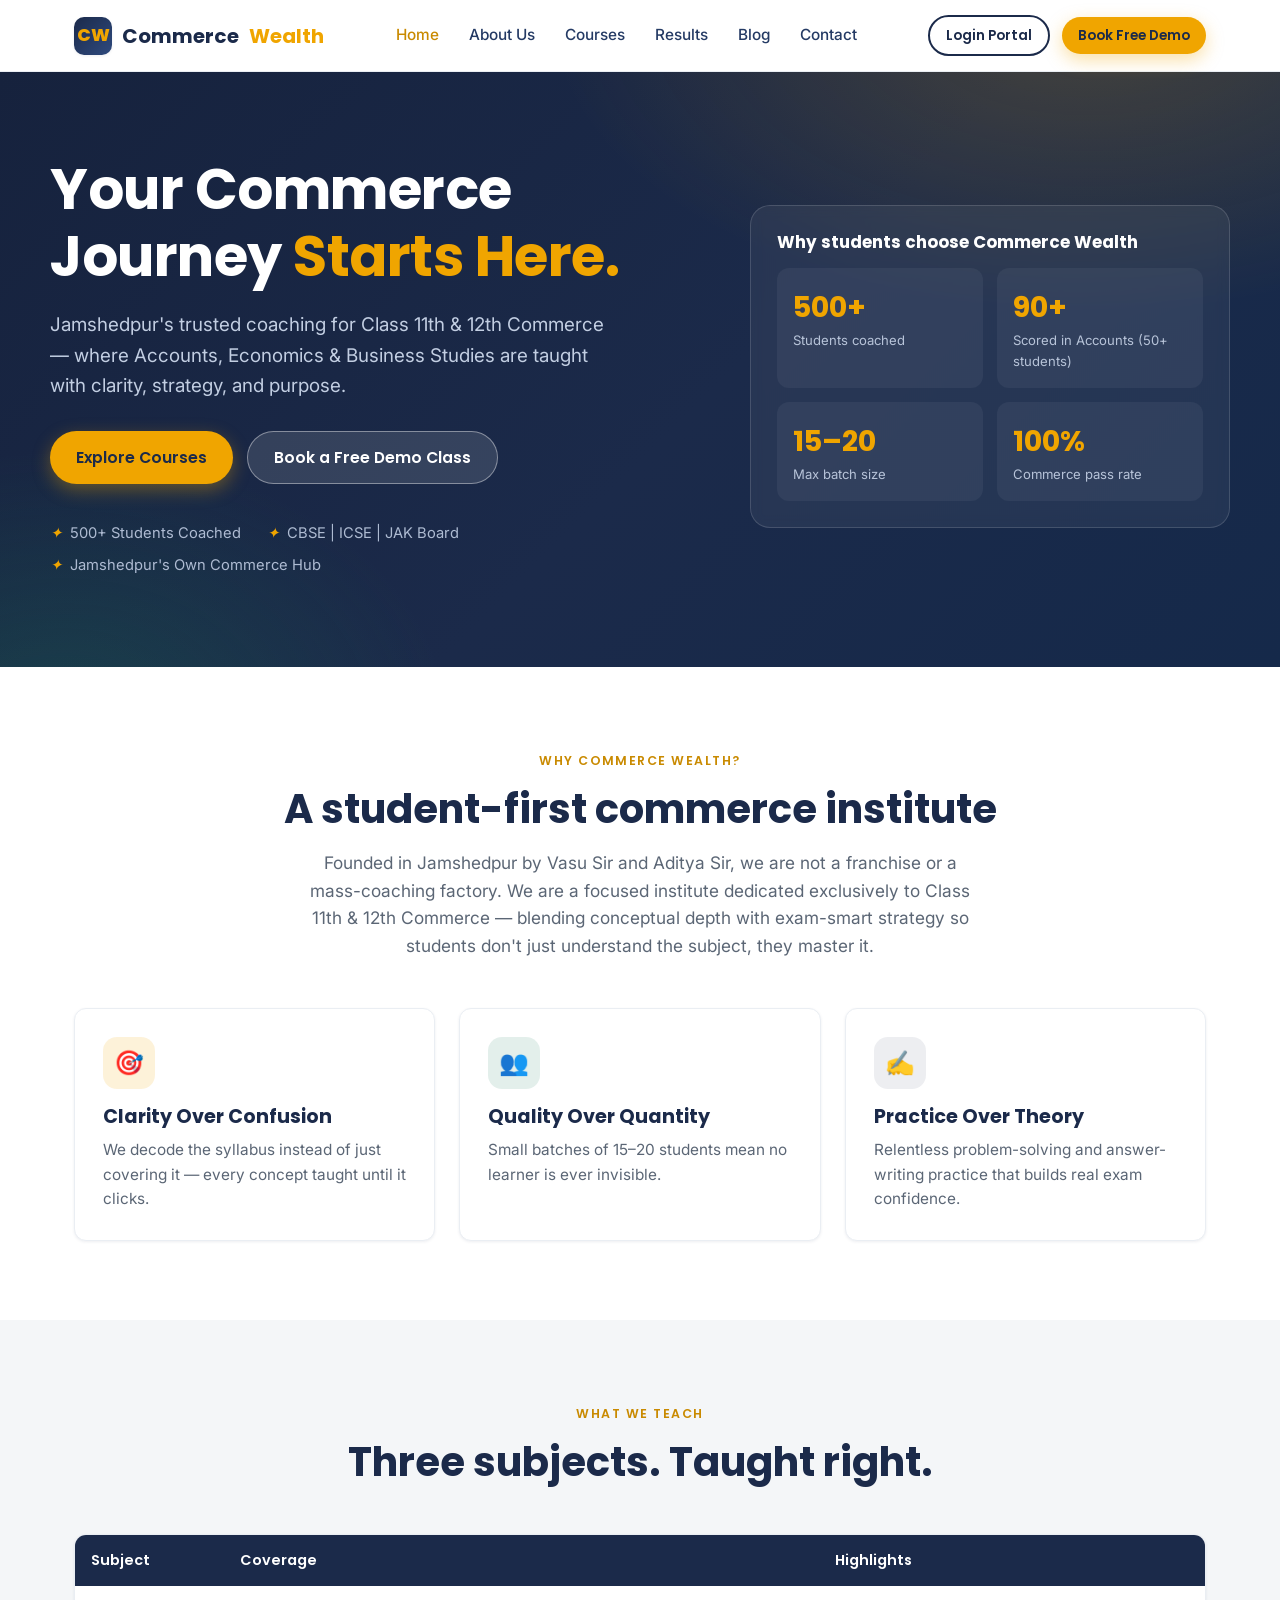
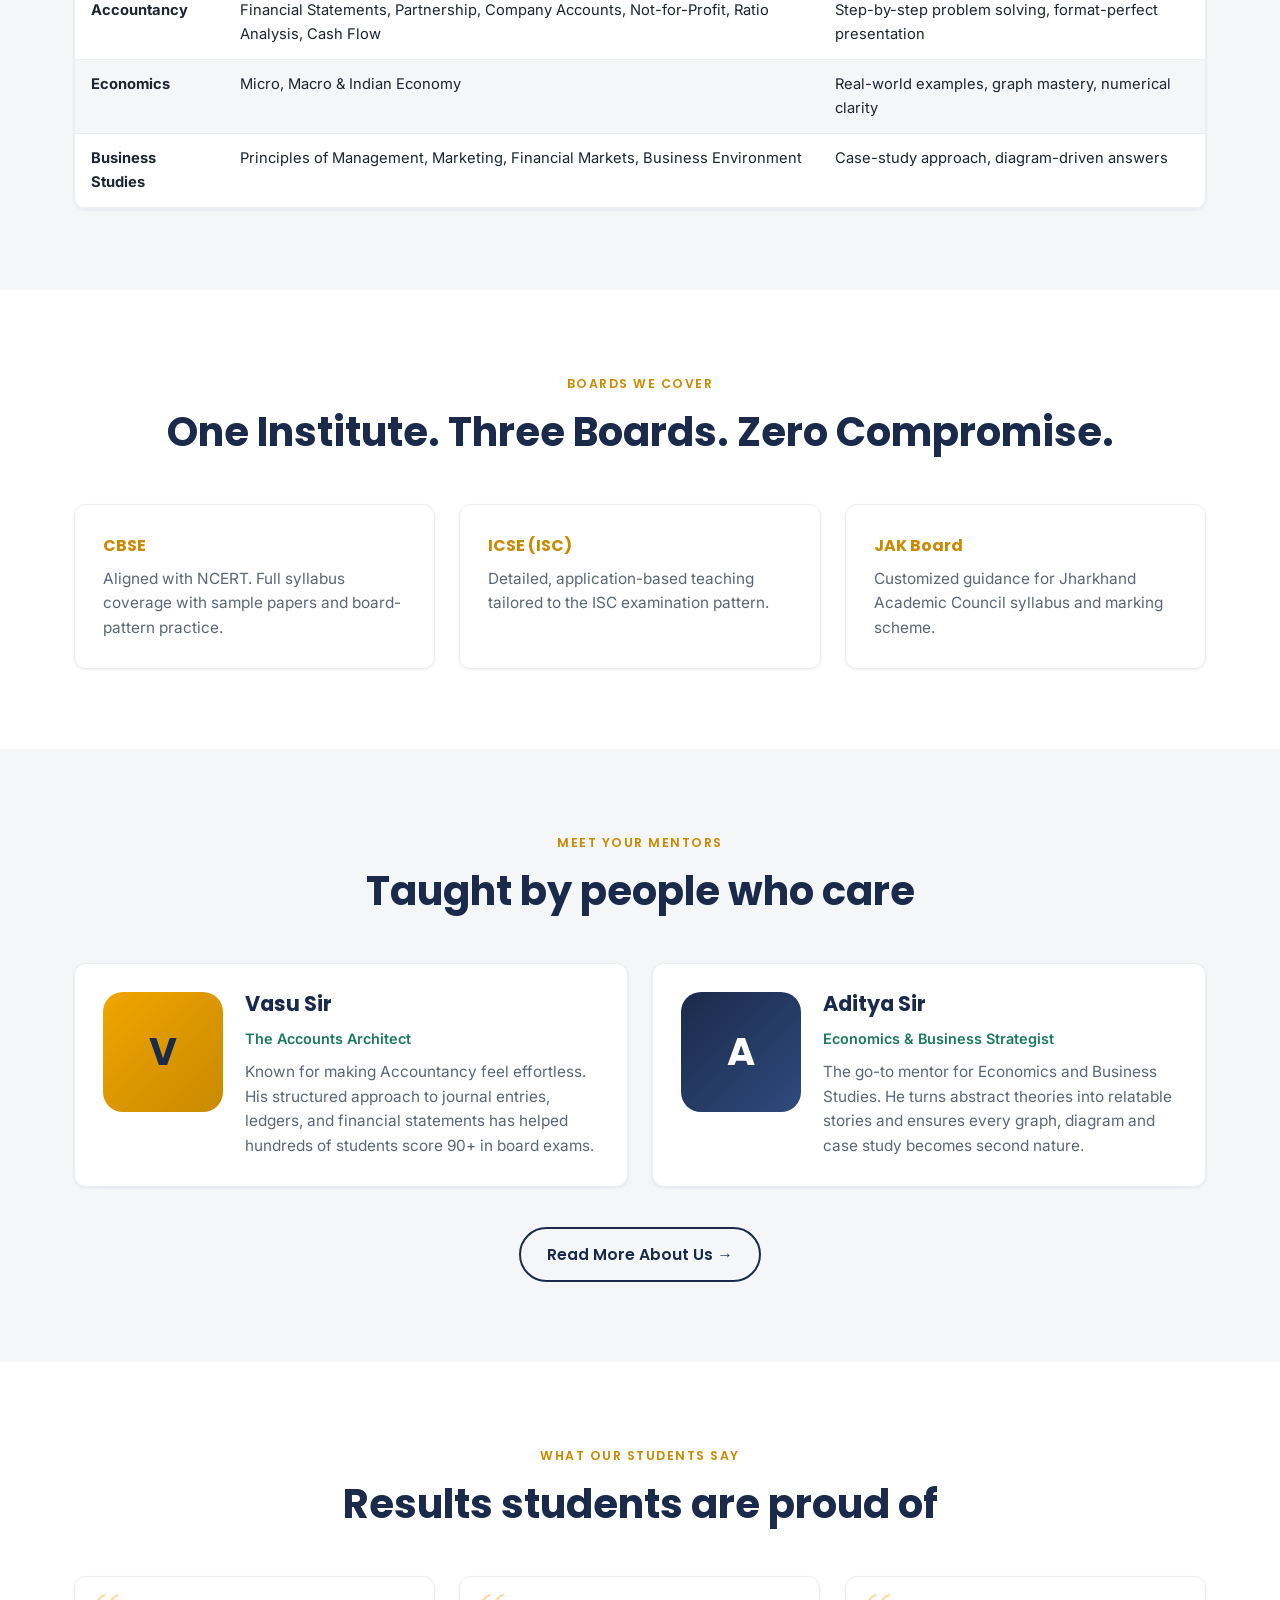
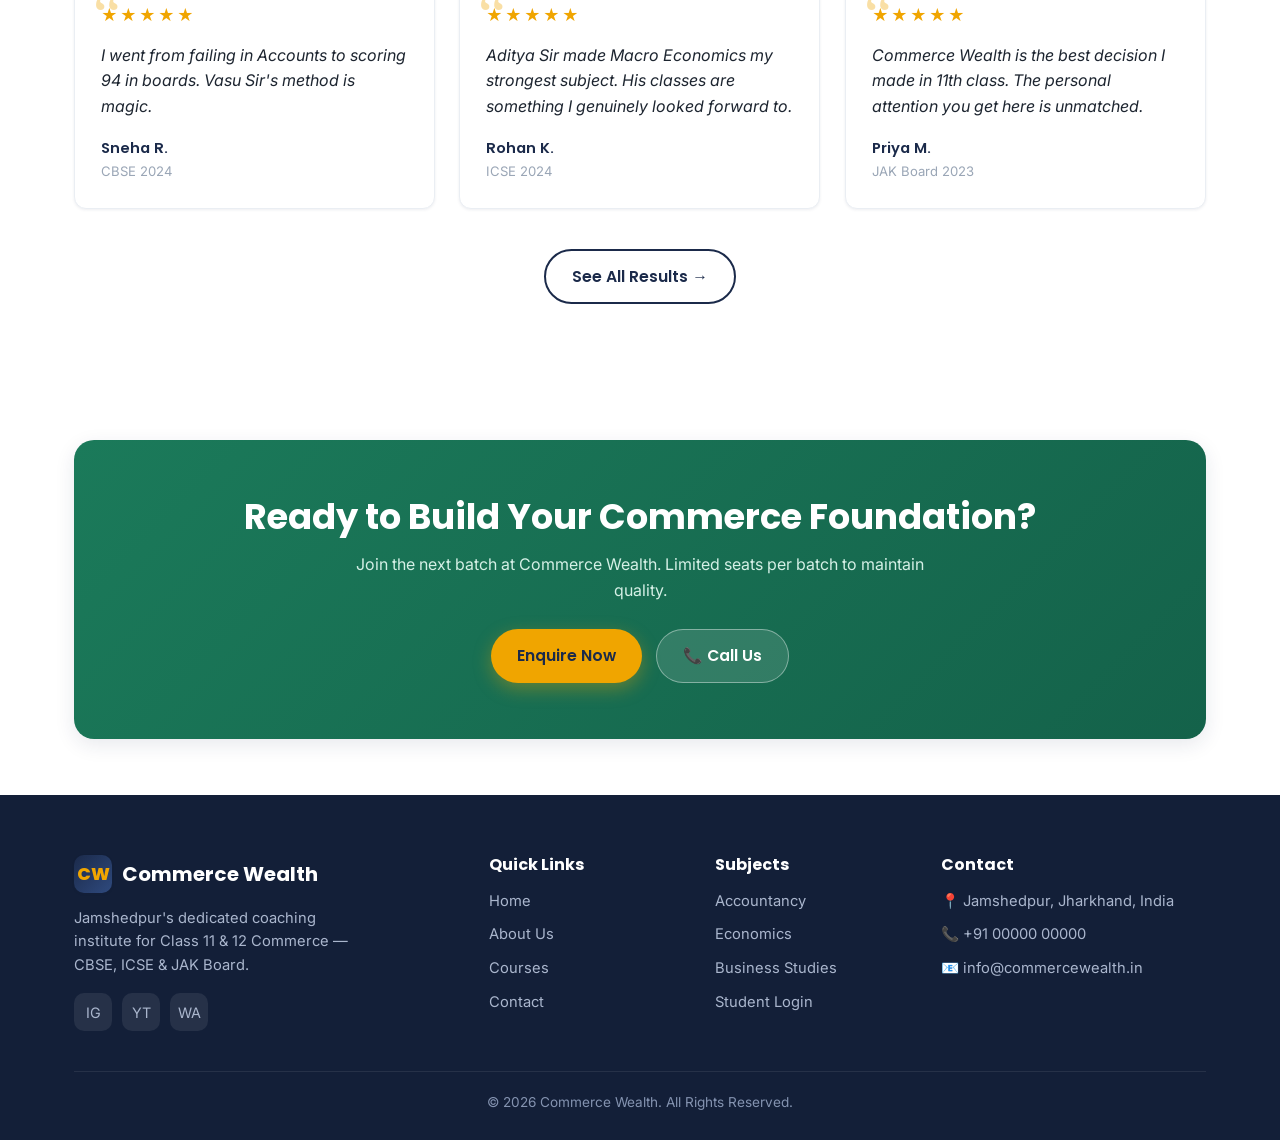
<file: index.html>
<!DOCTYPE html>
<html lang="en">
<head>
  <meta charset="UTF-8" />
  <meta name="viewport" content="width=device-width, initial-scale=1.0" />
  <title>Commerce Wealth — Jamshedpur's Commerce Coaching for Class 11 & 12</title>
  <meta name="description" content="Jamshedpur's trusted coaching for Class 11 & 12 Commerce — Accountancy, Economics & Business Studies for CBSE, ICSE & JAK Board." />
  <link rel="preconnect" href="https://fonts.googleapis.com" />
  <link rel="preconnect" href="https://fonts.gstatic.com" crossorigin />
  <link href="https://fonts.googleapis.com/css2?family=Poppins:wght@500;600;700;800&family=Inter:wght@400;500;600&family=Roboto+Mono:wght@500;700&display=swap" rel="stylesheet" />
  <link rel="stylesheet" href="css/styles.css" />
</head>
<body>

  <!-- Header -->
  <header class="site-header">
    <div class="container nav">
      <a href="index.html" class="brand"><span class="brand-mark">CW</span>Commerce <span>Wealth</span></a>
      <nav class="nav-links">
        <a href="index.html">Home</a>
        <a href="about.html">About Us</a>
        <a href="courses.html">Courses</a>
        <a href="results.html">Results</a>
        <a href="blog.html">Blog</a>
        <a href="contact.html">Contact</a>
        <a href="login.html" class="btn btn-primary btn-sm">Login</a>
      </nav>
      <div class="nav-cta">
        <a href="login.html" class="btn btn-outline btn-sm">Login Portal</a>
        <a href="contact.html" class="btn btn-primary btn-sm">Book Free Demo</a>
      </div>
      <button class="nav-toggle" aria-label="Menu"><span></span><span></span><span></span></button>
    </div>
  </header>

  <!-- Hero -->
  <section class="hero">
    <div class="container hero-inner">
      <div>
        <h1>Your Commerce Journey <span class="accent">Starts Here.</span></h1>
        <p class="lead">Jamshedpur's trusted coaching for Class 11th &amp; 12th Commerce — where Accounts, Economics &amp; Business Studies are taught with clarity, strategy, and purpose.</p>
        <div class="hero-actions">
          <a href="courses.html" class="btn btn-primary">Explore Courses</a>
          <a href="contact.html" class="btn btn-ghost-light">Book a Free Demo Class</a>
        </div>
        <div class="trust-strip">
          <span><i class="dot">✦</i> 500+ Students Coached</span>
          <span><i class="dot">✦</i> CBSE | ICSE | JAK Board</span>
          <span><i class="dot">✦</i> Jamshedpur's Own Commerce Hub</span>
        </div>
      </div>
      <div class="hero-card">
        <h3>Why students choose Commerce Wealth</h3>
        <div class="hero-stats">
          <div class="hero-stat"><div class="num">500+</div><div class="lbl">Students coached</div></div>
          <div class="hero-stat"><div class="num">90+</div><div class="lbl">Scored in Accounts (50+ students)</div></div>
          <div class="hero-stat"><div class="num">15–20</div><div class="lbl">Max batch size</div></div>
          <div class="hero-stat"><div class="num">100%</div><div class="lbl">Commerce pass rate</div></div>
        </div>
      </div>
    </div>
  </section>

  <!-- Why -->
  <section class="section">
    <div class="container">
      <div class="section-head text-center">
        <span class="eyebrow">Why Commerce Wealth?</span>
        <h2 class="section-title">A student-first commerce institute</h2>
        <p class="section-lead">Founded in Jamshedpur by Vasu Sir and Aditya Sir, we are not a franchise or a mass-coaching factory. We are a focused institute dedicated exclusively to Class 11th &amp; 12th Commerce — blending conceptual depth with exam-smart strategy so students don't just understand the subject, they master it.</p>
      </div>
      <div class="grid grid-3">
        <div class="card hover"><div class="card-icon gold">🎯</div><h3>Clarity Over Confusion</h3><p>We decode the syllabus instead of just covering it — every concept taught until it clicks.</p></div>
        <div class="card hover"><div class="card-icon emerald">👥</div><h3>Quality Over Quantity</h3><p>Small batches of 15–20 students mean no learner is ever invisible.</p></div>
        <div class="card hover"><div class="card-icon navy">✍️</div><h3>Practice Over Theory</h3><p>Relentless problem-solving and answer-writing practice that builds real exam confidence.</p></div>
      </div>
    </div>
  </section>

  <!-- Subjects -->
  <section class="section bg-grey">
    <div class="container">
      <div class="section-head text-center">
        <span class="eyebrow">What We Teach</span>
        <h2 class="section-title">Three subjects. Taught right.</h2>
      </div>
      <div class="table-wrap">
        <table class="data">
          <thead><tr><th>Subject</th><th>Coverage</th><th>Highlights</th></tr></thead>
          <tbody>
            <tr><td><strong>Accountancy</strong></td><td>Financial Statements, Partnership, Company Accounts, Not-for-Profit, Ratio Analysis, Cash Flow</td><td>Step-by-step problem solving, format-perfect presentation</td></tr>
            <tr><td><strong>Economics</strong></td><td>Micro, Macro &amp; Indian Economy</td><td>Real-world examples, graph mastery, numerical clarity</td></tr>
            <tr><td><strong>Business Studies</strong></td><td>Principles of Management, Marketing, Financial Markets, Business Environment</td><td>Case-study approach, diagram-driven answers</td></tr>
          </tbody>
        </table>
      </div>
    </div>
  </section>

  <!-- Boards -->
  <section class="section">
    <div class="container">
      <div class="section-head text-center">
        <span class="eyebrow">Boards We Cover</span>
        <h2 class="section-title">One Institute. Three Boards. Zero Compromise.</h2>
      </div>
      <div class="grid grid-3">
        <div class="card board-card hover"><span class="badge">CBSE</span><p>Aligned with NCERT. Full syllabus coverage with sample papers and board-pattern practice.</p></div>
        <div class="card board-card hover"><span class="badge">ICSE (ISC)</span><p>Detailed, application-based teaching tailored to the ISC examination pattern.</p></div>
        <div class="card board-card hover"><span class="badge">JAK Board</span><p>Customized guidance for Jharkhand Academic Council syllabus and marking scheme.</p></div>
      </div>
    </div>
  </section>

  <!-- Founders -->
  <section class="section bg-grey">
    <div class="container">
      <div class="section-head text-center">
        <span class="eyebrow">Meet Your Mentors</span>
        <h2 class="section-title">Taught by people who care</h2>
      </div>
      <div class="grid grid-2">
        <div class="card">
          <div class="founder">
            <div class="avatar gold">V</div>
            <div>
              <h3>Vasu Sir</h3>
              <div class="role">The Accounts Architect</div>
              <p class="muted">Known for making Accountancy feel effortless. His structured approach to journal entries, ledgers, and financial statements has helped hundreds of students score 90+ in board exams.</p>
            </div>
          </div>
        </div>
        <div class="card">
          <div class="founder">
            <div class="avatar">A</div>
            <div>
              <h3>Aditya Sir</h3>
              <div class="role">Economics &amp; Business Strategist</div>
              <p class="muted">The go-to mentor for Economics and Business Studies. He turns abstract theories into relatable stories and ensures every graph, diagram and case study becomes second nature.</p>
            </div>
          </div>
        </div>
      </div>
      <div class="text-center mt-4"><a href="about.html" class="btn btn-outline">Read More About Us →</a></div>
    </div>
  </section>

  <!-- Testimonials -->
  <section class="section">
    <div class="container">
      <div class="section-head text-center">
        <span class="eyebrow">What Our Students Say</span>
        <h2 class="section-title">Results students are proud of</h2>
      </div>
      <div class="grid grid-3">
        <div class="testimonial"><div class="stars">★★★★★</div><p>I went from failing in Accounts to scoring 94 in boards. Vasu Sir's method is magic.</p><div class="who">Sneha R.</div><div class="meta">CBSE 2024</div></div>
        <div class="testimonial"><div class="stars">★★★★★</div><p>Aditya Sir made Macro Economics my strongest subject. His classes are something I genuinely looked forward to.</p><div class="who">Rohan K.</div><div class="meta">ICSE 2024</div></div>
        <div class="testimonial"><div class="stars">★★★★★</div><p>Commerce Wealth is the best decision I made in 11th class. The personal attention you get here is unmatched.</p><div class="who">Priya M.</div><div class="meta">JAK Board 2023</div></div>
      </div>
      <div class="text-center mt-4"><a href="results.html" class="btn btn-outline">See All Results →</a></div>
    </div>
  </section>

  <!-- CTA -->
  <section class="section-sm">
    <div class="container">
      <div class="cta-banner">
        <h2>Ready to Build Your Commerce Foundation?</h2>
        <p>Join the next batch at Commerce Wealth. Limited seats per batch to maintain quality.</p>
        <div class="cta-actions">
          <a href="contact.html" class="btn btn-primary">Enquire Now</a>
          <a href="tel:+910000000000" class="btn btn-ghost-light">📞 Call Us</a>
        </div>
      </div>
    </div>
  </section>

  <!-- Footer -->
  <footer class="site-footer">
    <div class="container">
      <div class="footer-grid">
        <div class="footer-about">
          <a href="index.html" class="brand"><span class="brand-mark">CW</span>Commerce Wealth</a>
          <p>Jamshedpur's dedicated coaching institute for Class 11 &amp; 12 Commerce — CBSE, ICSE &amp; JAK Board.</p>
          <div class="socials">
            <a href="#" aria-label="Instagram">IG</a>
            <a href="#" aria-label="YouTube">YT</a>
            <a href="#" aria-label="WhatsApp">WA</a>
          </div>
        </div>
        <div>
          <h4>Quick Links</h4>
          <ul class="footer-links">
            <li><a href="index.html">Home</a></li>
            <li><a href="about.html">About Us</a></li>
            <li><a href="courses.html">Courses</a></li>
            <li><a href="contact.html">Contact</a></li>
          </ul>
        </div>
        <div>
          <h4>Subjects</h4>
          <ul class="footer-links">
            <li><a href="courses.html">Accountancy</a></li>
            <li><a href="courses.html">Economics</a></li>
            <li><a href="courses.html">Business Studies</a></li>
            <li><a href="login.html">Student Login</a></li>
          </ul>
        </div>
        <div>
          <h4>Contact</h4>
          <ul class="footer-contact">
            <li>📍 Jamshedpur, Jharkhand, India</li>
            <li>📞 +91 00000 00000</li>
            <li>📧 info@commercewealth.in</li>
          </ul>
        </div>
      </div>
      <div class="footer-bottom">© <span data-year>2026</span> Commerce Wealth. All Rights Reserved.</div>
    </div>
  </footer>

  <script src="js/main.js"></script>
</body>
</html>
</file>
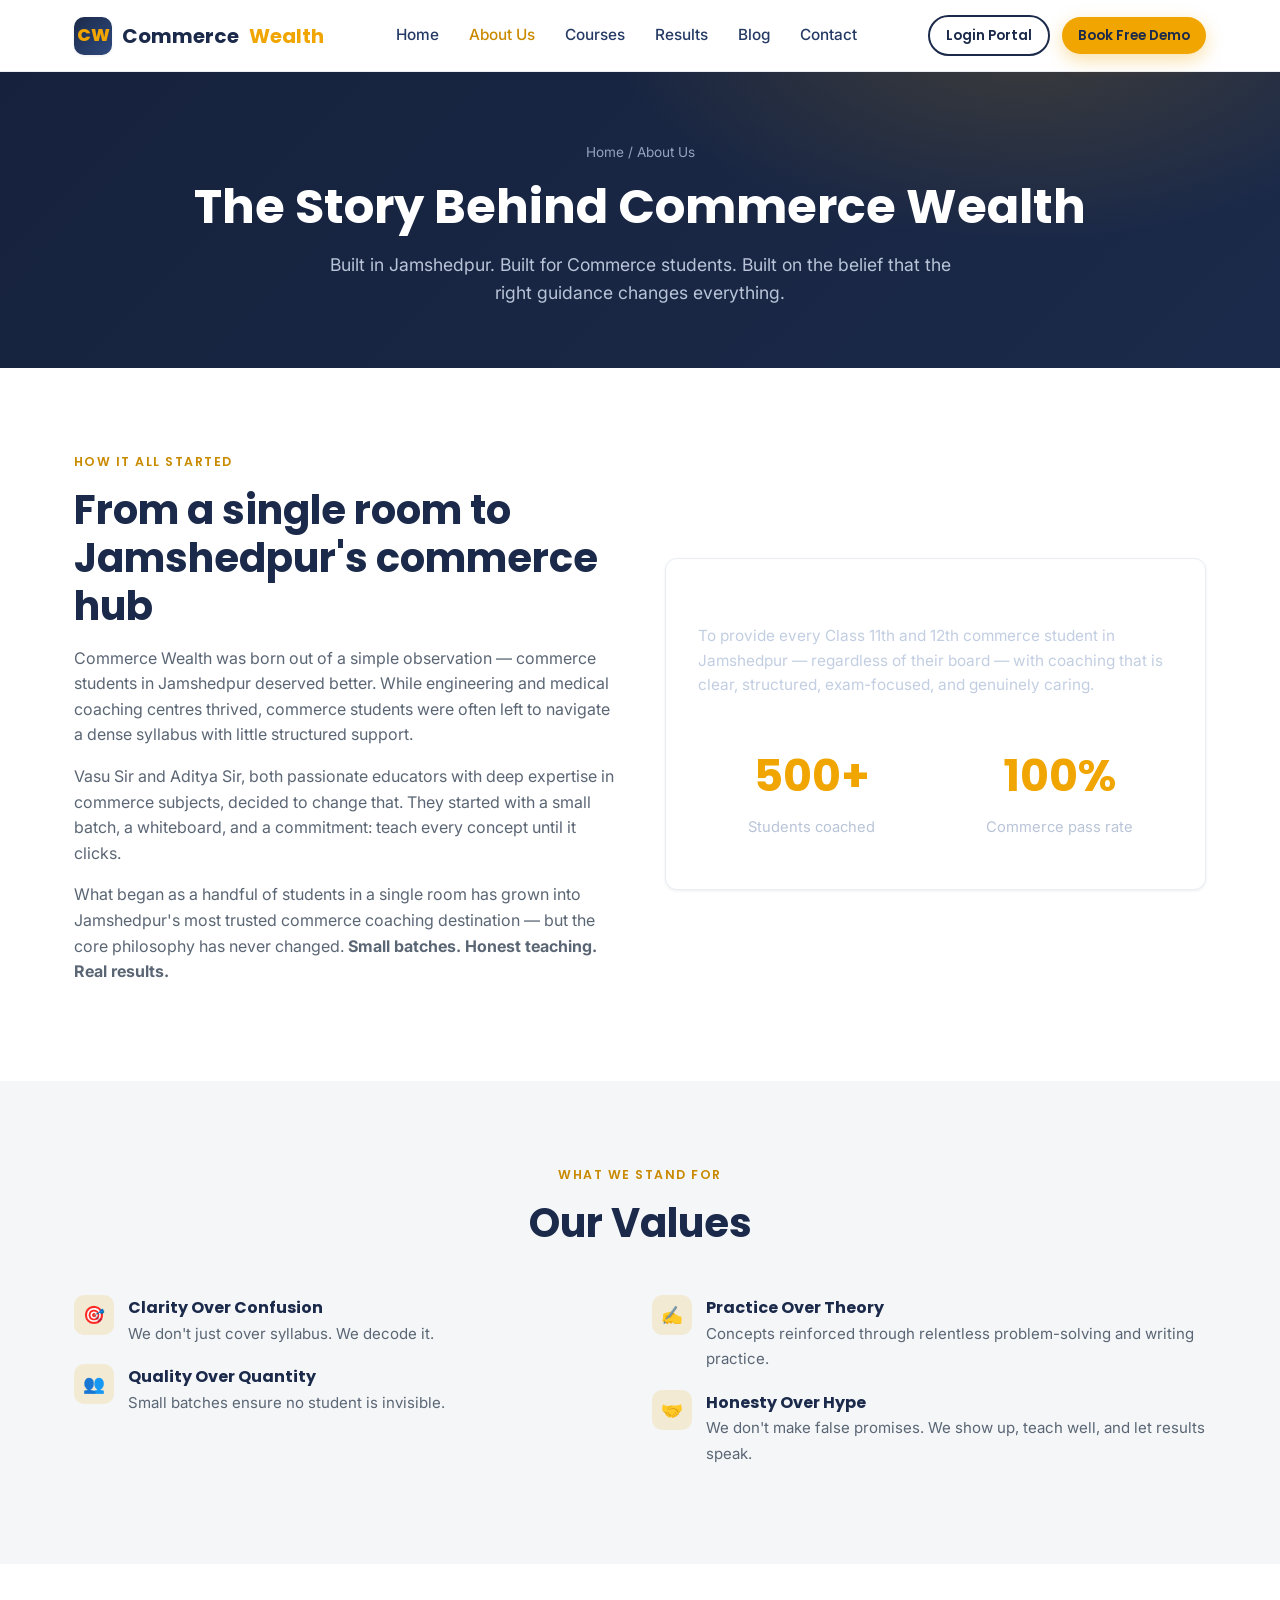
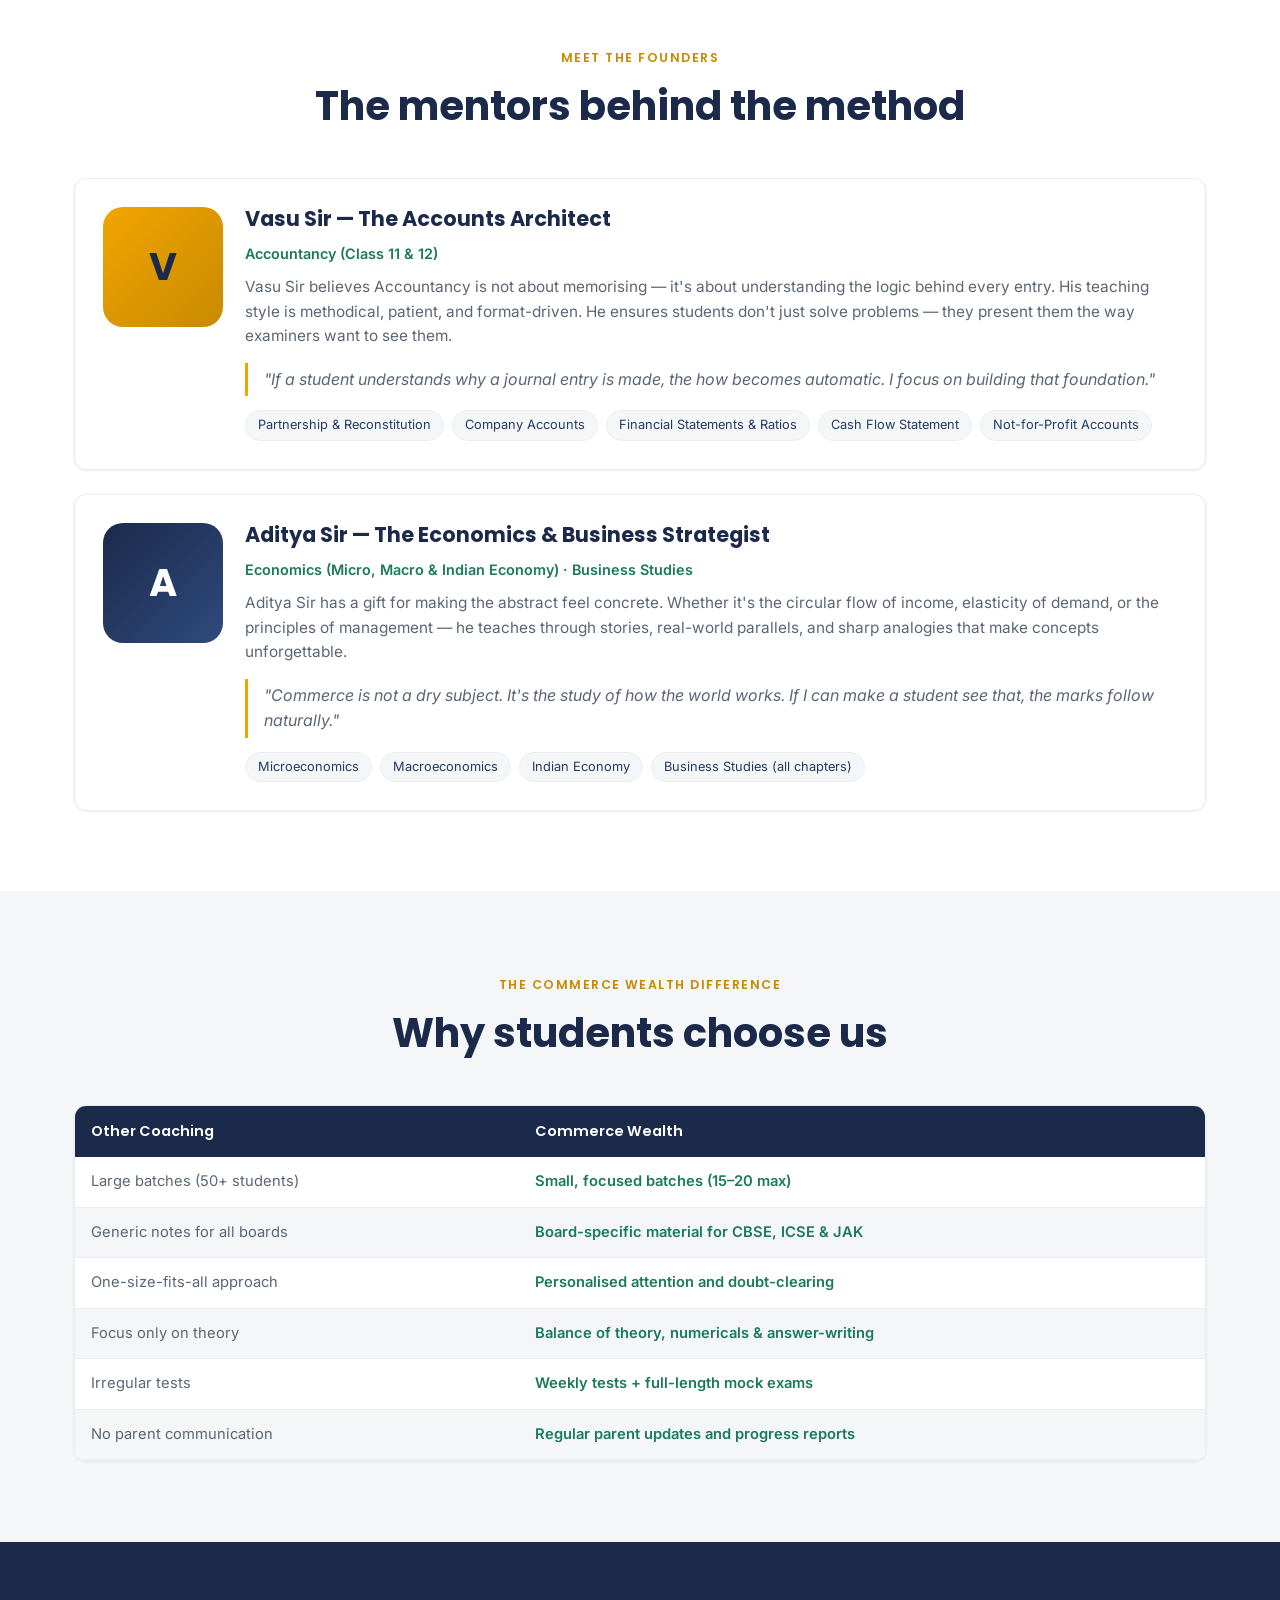
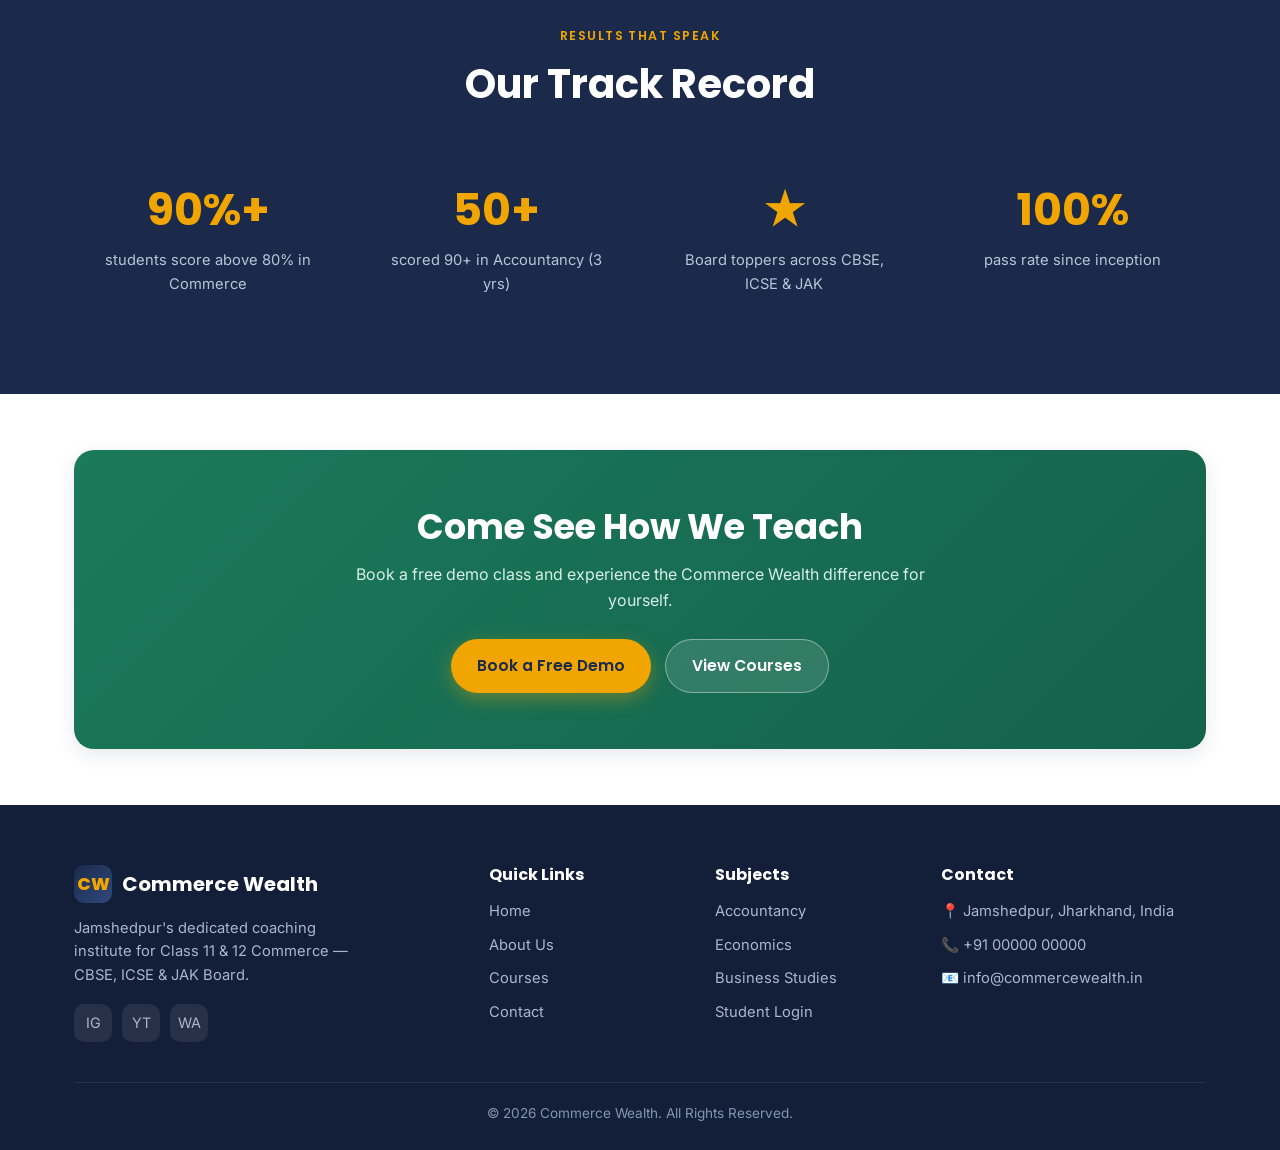
<file: about.html>
<!DOCTYPE html>
<html lang="en">
<head>
  <meta charset="UTF-8" />
  <meta name="viewport" content="width=device-width, initial-scale=1.0" />
  <title>About Us — Commerce Wealth, Jamshedpur</title>
  <meta name="description" content="The story behind Commerce Wealth — built in Jamshedpur, for commerce students, by Vasu Sir and Aditya Sir." />
  <link rel="preconnect" href="https://fonts.googleapis.com" />
  <link rel="preconnect" href="https://fonts.gstatic.com" crossorigin />
  <link href="https://fonts.googleapis.com/css2?family=Poppins:wght@500;600;700;800&family=Inter:wght@400;500;600&family=Roboto+Mono:wght@500;700&display=swap" rel="stylesheet" />
  <link rel="stylesheet" href="css/styles.css" />
</head>
<body>
  <header class="site-header">
    <div class="container nav">
      <a href="index.html" class="brand"><span class="brand-mark">CW</span>Commerce <span>Wealth</span></a>
      <nav class="nav-links">
        <a href="index.html">Home</a><a href="about.html">About Us</a><a href="courses.html">Courses</a>
        <a href="results.html">Results</a><a href="blog.html">Blog</a><a href="contact.html">Contact</a>
        <a href="login.html" class="btn btn-primary btn-sm">Login</a>
      </nav>
      <div class="nav-cta">
        <a href="login.html" class="btn btn-outline btn-sm">Login Portal</a>
        <a href="contact.html" class="btn btn-primary btn-sm">Book Free Demo</a>
      </div>
      <button class="nav-toggle" aria-label="Menu"><span></span><span></span><span></span></button>
    </div>
  </header>

  <section class="page-hero">
    <div class="container">
      <div class="crumb"><a href="index.html">Home</a> / About Us</div>
      <h1>The Story Behind Commerce Wealth</h1>
      <p>Built in Jamshedpur. Built for Commerce students. Built on the belief that the right guidance changes everything.</p>
    </div>
  </section>

  <!-- Our Story -->
  <section class="section">
    <div class="container split">
      <div class="prose">
        <span class="eyebrow">How It All Started</span>
        <h2 class="section-title">From a single room to Jamshedpur's commerce hub</h2>
        <p>Commerce Wealth was born out of a simple observation — commerce students in Jamshedpur deserved better. While engineering and medical coaching centres thrived, commerce students were often left to navigate a dense syllabus with little structured support.</p>
        <p>Vasu Sir and Aditya Sir, both passionate educators with deep expertise in commerce subjects, decided to change that. They started with a small batch, a whiteboard, and a commitment: teach every concept until it clicks.</p>
        <p>What began as a handful of students in a single room has grown into Jamshedpur's most trusted commerce coaching destination — but the core philosophy has never changed. <strong>Small batches. Honest teaching. Real results.</strong></p>
      </div>
      <div class="card bg-navy" style="padding:32px">
        <h3 style="color:#fff">Our Mission</h3>
        <p style="color:#c2cee2;margin-top:10px">To provide every Class 11th and 12th commerce student in Jamshedpur — regardless of their board — with coaching that is clear, structured, exam-focused, and genuinely caring.</p>
        <div class="stat-band" style="margin-top:24px;grid-template-columns:1fr 1fr">
          <div class="stat-item"><div class="big">500+</div><div class="cap">Students coached</div></div>
          <div class="stat-item"><div class="big">100%</div><div class="cap">Commerce pass rate</div></div>
        </div>
      </div>
    </div>
  </section>

  <!-- Values -->
  <section class="section bg-grey">
    <div class="container">
      <div class="section-head text-center">
        <span class="eyebrow">What We Stand For</span>
        <h2 class="section-title">Our Values</h2>
      </div>
      <div class="grid grid-2">
        <ul class="value-list">
          <li><span class="ic">🎯</span><div><strong>Clarity Over Confusion</strong><span>We don't just cover syllabus. We decode it.</span></div></li>
          <li><span class="ic">👥</span><div><strong>Quality Over Quantity</strong><span>Small batches ensure no student is invisible.</span></div></li>
        </ul>
        <ul class="value-list">
          <li><span class="ic">✍️</span><div><strong>Practice Over Theory</strong><span>Concepts reinforced through relentless problem-solving and writing practice.</span></div></li>
          <li><span class="ic">🤝</span><div><strong>Honesty Over Hype</strong><span>We don't make false promises. We show up, teach well, and let results speak.</span></div></li>
        </ul>
      </div>
    </div>
  </section>

  <!-- Founders -->
  <section class="section">
    <div class="container">
      <div class="section-head text-center"><span class="eyebrow">Meet the Founders</span><h2 class="section-title">The mentors behind the method</h2></div>

      <div class="card mb-3">
        <div class="founder">
          <div class="avatar gold">V</div>
          <div>
            <h3>Vasu Sir — The Accounts Architect</h3>
            <div class="role">Accountancy (Class 11 &amp; 12)</div>
            <p class="muted">Vasu Sir believes Accountancy is not about memorising — it's about understanding the logic behind every entry. His teaching style is methodical, patient, and format-driven. He ensures students don't just solve problems — they present them the way examiners want to see them.</p>
            <div class="quote-block">"If a student understands <em>why</em> a journal entry is made, the <em>how</em> becomes automatic. I focus on building that foundation."</div>
            <div class="tag-list">
              <span class="tag">Partnership &amp; Reconstitution</span>
              <span class="tag">Company Accounts</span>
              <span class="tag">Financial Statements &amp; Ratios</span>
              <span class="tag">Cash Flow Statement</span>
              <span class="tag">Not-for-Profit Accounts</span>
            </div>
          </div>
        </div>
      </div>

      <div class="card">
        <div class="founder">
          <div class="avatar">A</div>
          <div>
            <h3>Aditya Sir — The Economics &amp; Business Strategist</h3>
            <div class="role">Economics (Micro, Macro &amp; Indian Economy) · Business Studies</div>
            <p class="muted">Aditya Sir has a gift for making the abstract feel concrete. Whether it's the circular flow of income, elasticity of demand, or the principles of management — he teaches through stories, real-world parallels, and sharp analogies that make concepts unforgettable.</p>
            <div class="quote-block">"Commerce is not a dry subject. It's the study of how the world works. If I can make a student <em>see</em> that, the marks follow naturally."</div>
            <div class="tag-list">
              <span class="tag">Microeconomics</span>
              <span class="tag">Macroeconomics</span>
              <span class="tag">Indian Economy</span>
              <span class="tag">Business Studies (all chapters)</span>
            </div>
          </div>
        </div>
      </div>
    </div>
  </section>

  <!-- Why choose us compare -->
  <section class="section bg-grey">
    <div class="container">
      <div class="section-head text-center"><span class="eyebrow">The Commerce Wealth Difference</span><h2 class="section-title">Why students choose us</h2></div>
      <div class="table-wrap">
        <table class="data compare">
          <thead><tr><th>Other Coaching</th><th>Commerce Wealth</th></tr></thead>
          <tbody>
            <tr><td>Large batches (50+ students)</td><td>Small, focused batches (15–20 max)</td></tr>
            <tr><td>Generic notes for all boards</td><td>Board-specific material for CBSE, ICSE &amp; JAK</td></tr>
            <tr><td>One-size-fits-all approach</td><td>Personalised attention and doubt-clearing</td></tr>
            <tr><td>Focus only on theory</td><td>Balance of theory, numericals &amp; answer-writing</td></tr>
            <tr><td>Irregular tests</td><td>Weekly tests + full-length mock exams</td></tr>
            <tr><td>No parent communication</td><td>Regular parent updates and progress reports</td></tr>
          </tbody>
        </table>
      </div>
    </div>
  </section>

  <!-- Track record -->
  <section class="section bg-navy">
    <div class="container">
      <div class="section-head text-center"><span class="eyebrow">Results That Speak</span><h2 class="section-title">Our Track Record</h2></div>
      <div class="stat-band">
        <div class="stat-item"><div class="big">90%+</div><div class="cap">students score above 80% in Commerce</div></div>
        <div class="stat-item"><div class="big">50+</div><div class="cap">scored 90+ in Accountancy (3 yrs)</div></div>
        <div class="stat-item"><div class="big">★</div><div class="cap">Board toppers across CBSE, ICSE &amp; JAK</div></div>
        <div class="stat-item"><div class="big">100%</div><div class="cap">pass rate since inception</div></div>
      </div>
    </div>
  </section>

  <section class="section-sm">
    <div class="container"><div class="cta-banner">
      <h2>Come See How We Teach</h2>
      <p>Book a free demo class and experience the Commerce Wealth difference for yourself.</p>
      <div class="cta-actions"><a href="contact.html" class="btn btn-primary">Book a Free Demo</a><a href="courses.html" class="btn btn-ghost-light">View Courses</a></div>
    </div></div>
  </section>

  <footer class="site-footer">
    <div class="container">
      <div class="footer-grid">
        <div class="footer-about">
          <a href="index.html" class="brand"><span class="brand-mark">CW</span>Commerce Wealth</a>
          <p>Jamshedpur's dedicated coaching institute for Class 11 &amp; 12 Commerce — CBSE, ICSE &amp; JAK Board.</p>
          <div class="socials"><a href="#">IG</a><a href="#">YT</a><a href="#">WA</a></div>
        </div>
        <div><h4>Quick Links</h4><ul class="footer-links"><li><a href="index.html">Home</a></li><li><a href="about.html">About Us</a></li><li><a href="courses.html">Courses</a></li><li><a href="contact.html">Contact</a></li></ul></div>
        <div><h4>Subjects</h4><ul class="footer-links"><li><a href="courses.html">Accountancy</a></li><li><a href="courses.html">Economics</a></li><li><a href="courses.html">Business Studies</a></li><li><a href="login.html">Student Login</a></li></ul></div>
        <div><h4>Contact</h4><ul class="footer-contact"><li>📍 Jamshedpur, Jharkhand, India</li><li>📞 +91 00000 00000</li><li>📧 info@commercewealth.in</li></ul></div>
      </div>
      <div class="footer-bottom">© <span data-year>2026</span> Commerce Wealth. All Rights Reserved.</div>
    </div>
  </footer>
  <script src="js/main.js"></script>
</body>
</html>
</file>
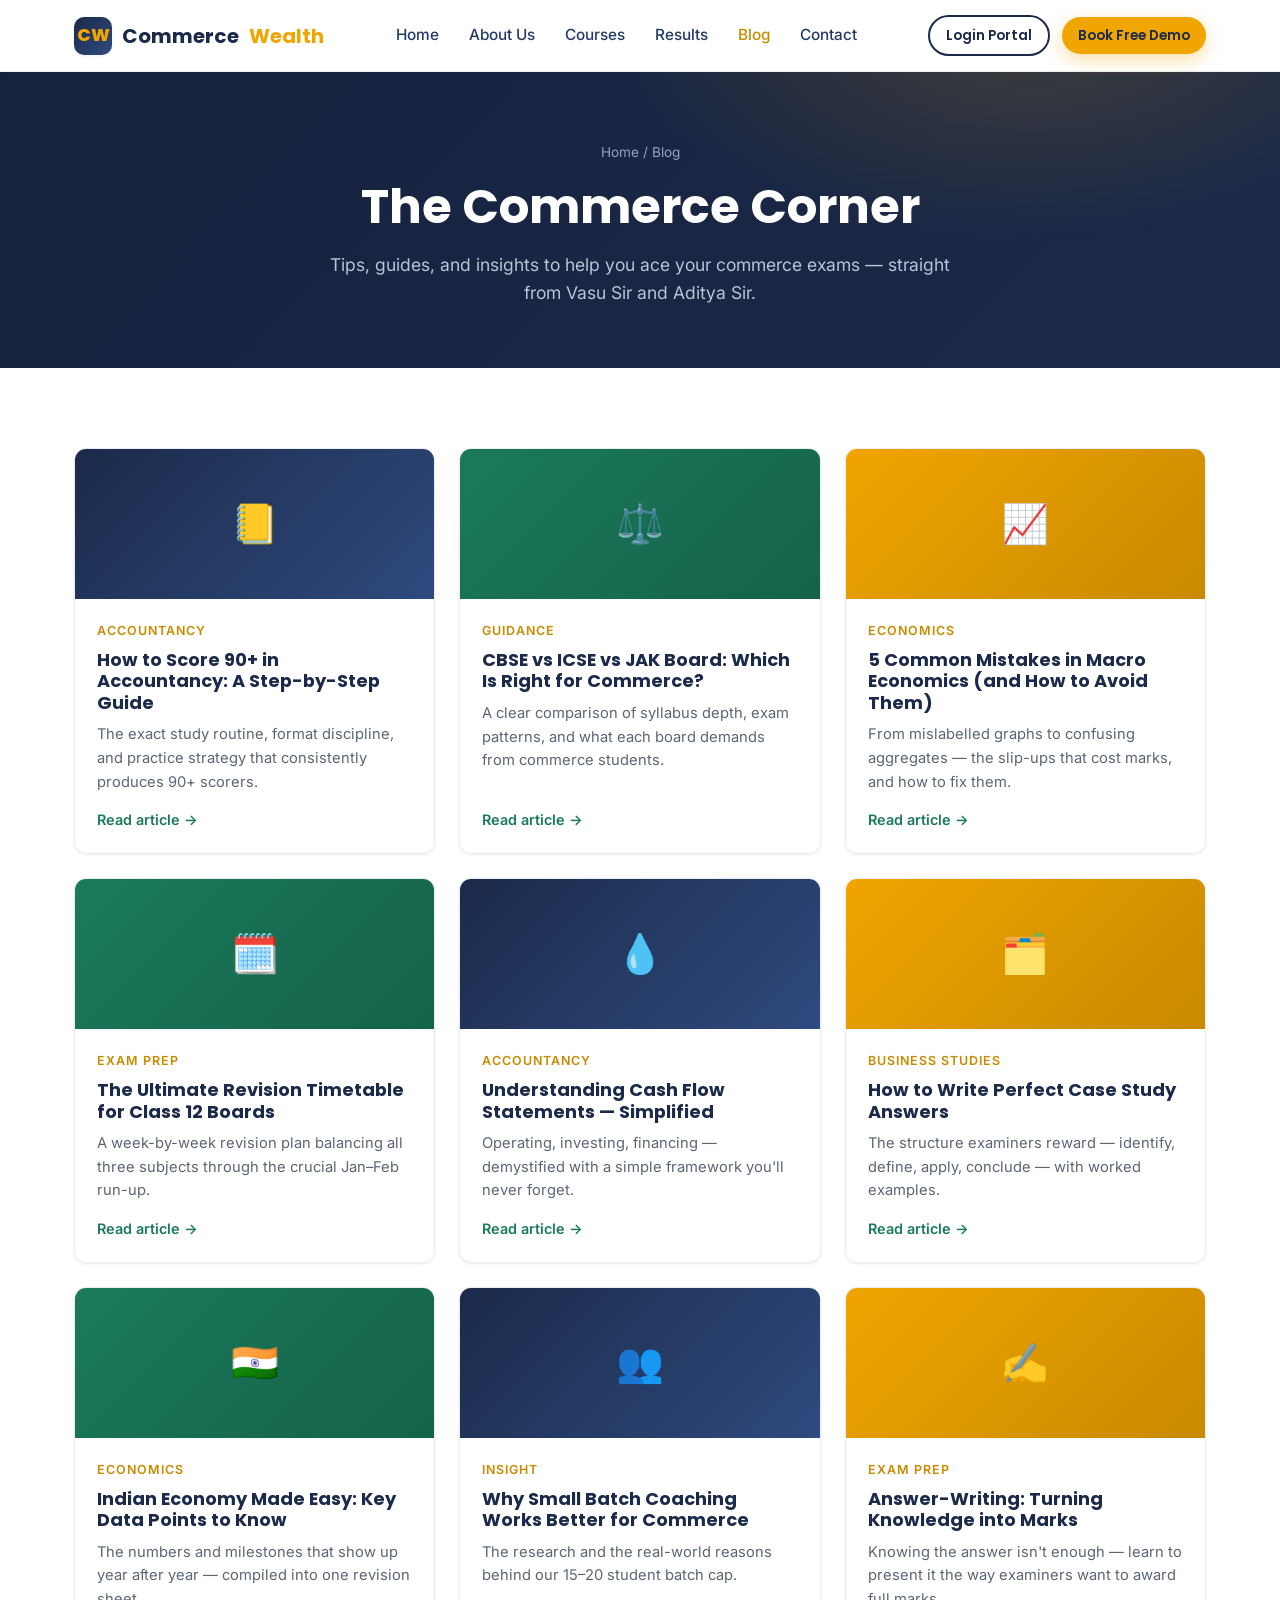
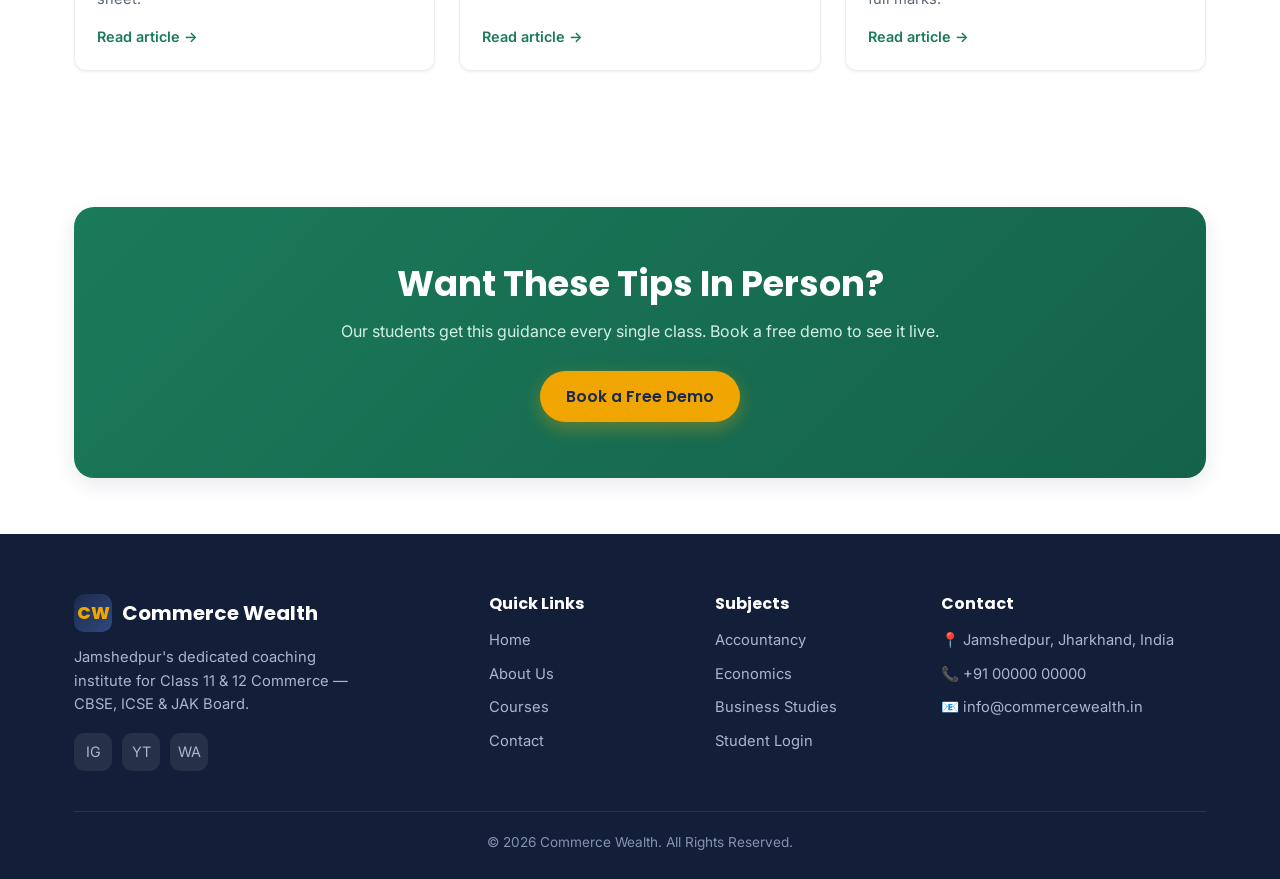
<file: blog.html>
<!DOCTYPE html>
<html lang="en">
<head>
  <meta charset="UTF-8" />
  <meta name="viewport" content="width=device-width, initial-scale=1.0" />
  <title>Blog — The Commerce Corner | Commerce Wealth</title>
  <meta name="description" content="Tips, guides and insights to help you ace your commerce exams — from Vasu Sir and Aditya Sir." />
  <link rel="preconnect" href="https://fonts.googleapis.com" />
  <link rel="preconnect" href="https://fonts.gstatic.com" crossorigin />
  <link href="https://fonts.googleapis.com/css2?family=Poppins:wght@500;600;700;800&family=Inter:wght@400;500;600&family=Roboto+Mono:wght@500;700&display=swap" rel="stylesheet" />
  <link rel="stylesheet" href="css/styles.css" />
</head>
<body>
  <header class="site-header">
    <div class="container nav">
      <a href="index.html" class="brand"><span class="brand-mark">CW</span>Commerce <span>Wealth</span></a>
      <nav class="nav-links">
        <a href="index.html">Home</a><a href="about.html">About Us</a><a href="courses.html">Courses</a>
        <a href="results.html">Results</a><a href="blog.html">Blog</a><a href="contact.html">Contact</a>
        <a href="login.html" class="btn btn-primary btn-sm">Login</a>
      </nav>
      <div class="nav-cta"><a href="login.html" class="btn btn-outline btn-sm">Login Portal</a><a href="contact.html" class="btn btn-primary btn-sm">Book Free Demo</a></div>
      <button class="nav-toggle" aria-label="Menu"><span></span><span></span><span></span></button>
    </div>
  </header>

  <section class="page-hero">
    <div class="container">
      <div class="crumb"><a href="index.html">Home</a> / Blog</div>
      <h1>The Commerce Corner</h1>
      <p>Tips, guides, and insights to help you ace your commerce exams — straight from Vasu Sir and Aditya Sir.</p>
    </div>
  </section>

  <section class="section">
    <div class="container">
      <div class="grid grid-3">
        <article class="card hover blog-card"><div class="blog-thumb">📒</div><div class="blog-body"><span class="cat">Accountancy</span><h3>How to Score 90+ in Accountancy: A Step-by-Step Guide</h3><p>The exact study routine, format discipline, and practice strategy that consistently produces 90+ scorers.</p><span class="read">Read article →</span></div></article>
        <article class="card hover blog-card"><div class="blog-thumb g2">⚖️</div><div class="blog-body"><span class="cat">Guidance</span><h3>CBSE vs ICSE vs JAK Board: Which Is Right for Commerce?</h3><p>A clear comparison of syllabus depth, exam patterns, and what each board demands from commerce students.</p><span class="read">Read article →</span></div></article>
        <article class="card hover blog-card"><div class="blog-thumb g3">📈</div><div class="blog-body"><span class="cat">Economics</span><h3>5 Common Mistakes in Macro Economics (and How to Avoid Them)</h3><p>From mislabelled graphs to confusing aggregates — the slip-ups that cost marks, and how to fix them.</p><span class="read">Read article →</span></div></article>
        <article class="card hover blog-card"><div class="blog-thumb g2">🗓️</div><div class="blog-body"><span class="cat">Exam Prep</span><h3>The Ultimate Revision Timetable for Class 12 Boards</h3><p>A week-by-week revision plan balancing all three subjects through the crucial Jan–Feb run-up.</p><span class="read">Read article →</span></div></article>
        <article class="card hover blog-card"><div class="blog-thumb">💧</div><div class="blog-body"><span class="cat">Accountancy</span><h3>Understanding Cash Flow Statements — Simplified</h3><p>Operating, investing, financing — demystified with a simple framework you'll never forget.</p><span class="read">Read article →</span></div></article>
        <article class="card hover blog-card"><div class="blog-thumb g3">🗂️</div><div class="blog-body"><span class="cat">Business Studies</span><h3>How to Write Perfect Case Study Answers</h3><p>The structure examiners reward — identify, define, apply, conclude — with worked examples.</p><span class="read">Read article →</span></div></article>
        <article class="card hover blog-card"><div class="blog-thumb g2">🇮🇳</div><div class="blog-body"><span class="cat">Economics</span><h3>Indian Economy Made Easy: Key Data Points to Know</h3><p>The numbers and milestones that show up year after year — compiled into one revision sheet.</p><span class="read">Read article →</span></div></article>
        <article class="card hover blog-card"><div class="blog-thumb">👥</div><div class="blog-body"><span class="cat">Insight</span><h3>Why Small Batch Coaching Works Better for Commerce</h3><p>The research and the real-world reasons behind our 15–20 student batch cap.</p><span class="read">Read article →</span></div></article>
        <article class="card hover blog-card"><div class="blog-thumb g3">✍️</div><div class="blog-body"><span class="cat">Exam Prep</span><h3>Answer-Writing: Turning Knowledge into Marks</h3><p>Knowing the answer isn't enough — learn to present it the way examiners want to award full marks.</p><span class="read">Read article →</span></div></article>
      </div>
    </div>
  </section>

  <section class="section-sm">
    <div class="container"><div class="cta-banner">
      <h2>Want These Tips In Person?</h2>
      <p>Our students get this guidance every single class. Book a free demo to see it live.</p>
      <div class="cta-actions"><a href="contact.html" class="btn btn-primary">Book a Free Demo</a></div>
    </div></div>
  </section>

  <footer class="site-footer">
    <div class="container">
      <div class="footer-grid">
        <div class="footer-about"><a href="index.html" class="brand"><span class="brand-mark">CW</span>Commerce Wealth</a><p>Jamshedpur's dedicated coaching institute for Class 11 &amp; 12 Commerce — CBSE, ICSE &amp; JAK Board.</p><div class="socials"><a href="#">IG</a><a href="#">YT</a><a href="#">WA</a></div></div>
        <div><h4>Quick Links</h4><ul class="footer-links"><li><a href="index.html">Home</a></li><li><a href="about.html">About Us</a></li><li><a href="courses.html">Courses</a></li><li><a href="contact.html">Contact</a></li></ul></div>
        <div><h4>Subjects</h4><ul class="footer-links"><li><a href="courses.html">Accountancy</a></li><li><a href="courses.html">Economics</a></li><li><a href="courses.html">Business Studies</a></li><li><a href="login.html">Student Login</a></li></ul></div>
        <div><h4>Contact</h4><ul class="footer-contact"><li>📍 Jamshedpur, Jharkhand, India</li><li>📞 +91 00000 00000</li><li>📧 info@commercewealth.in</li></ul></div>
      </div>
      <div class="footer-bottom">© <span data-year>2026</span> Commerce Wealth. All Rights Reserved.</div>
    </div>
  </footer>
  <script src="js/main.js"></script>
</body>
</html>
</file>
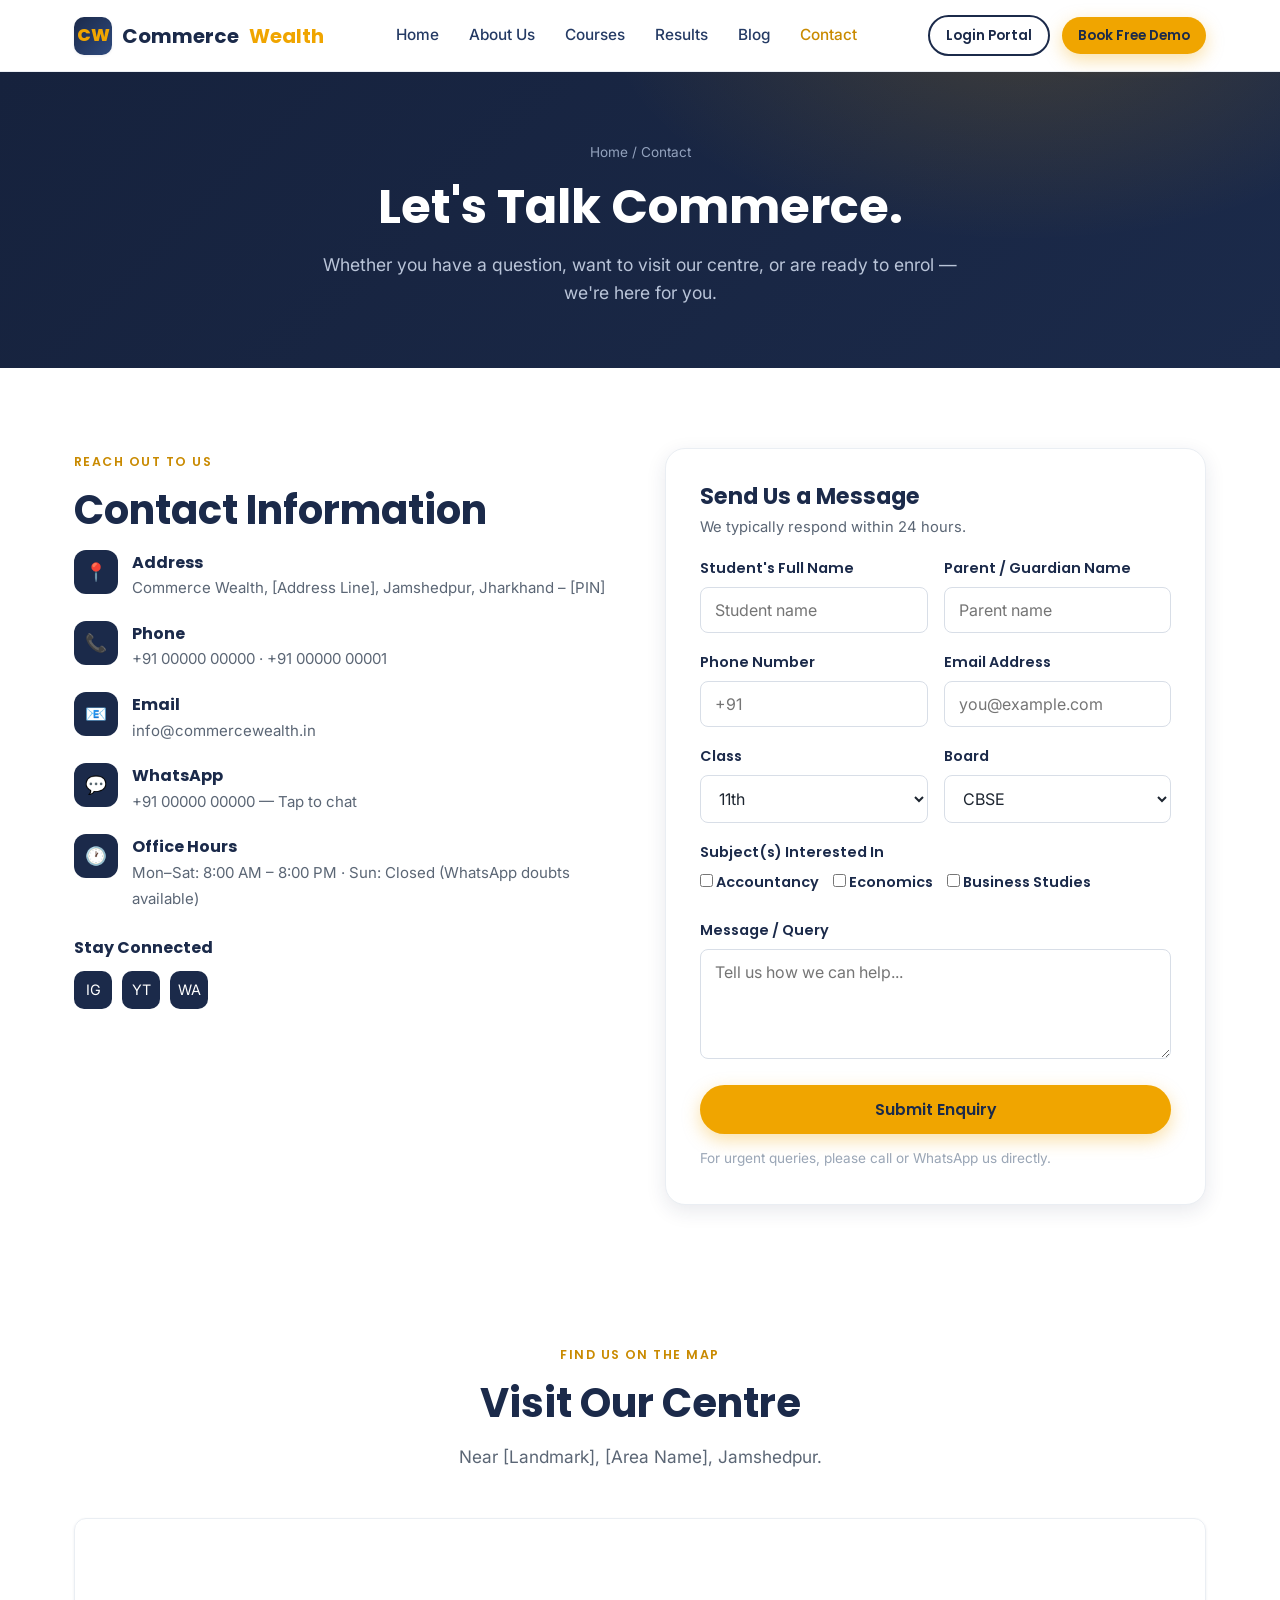
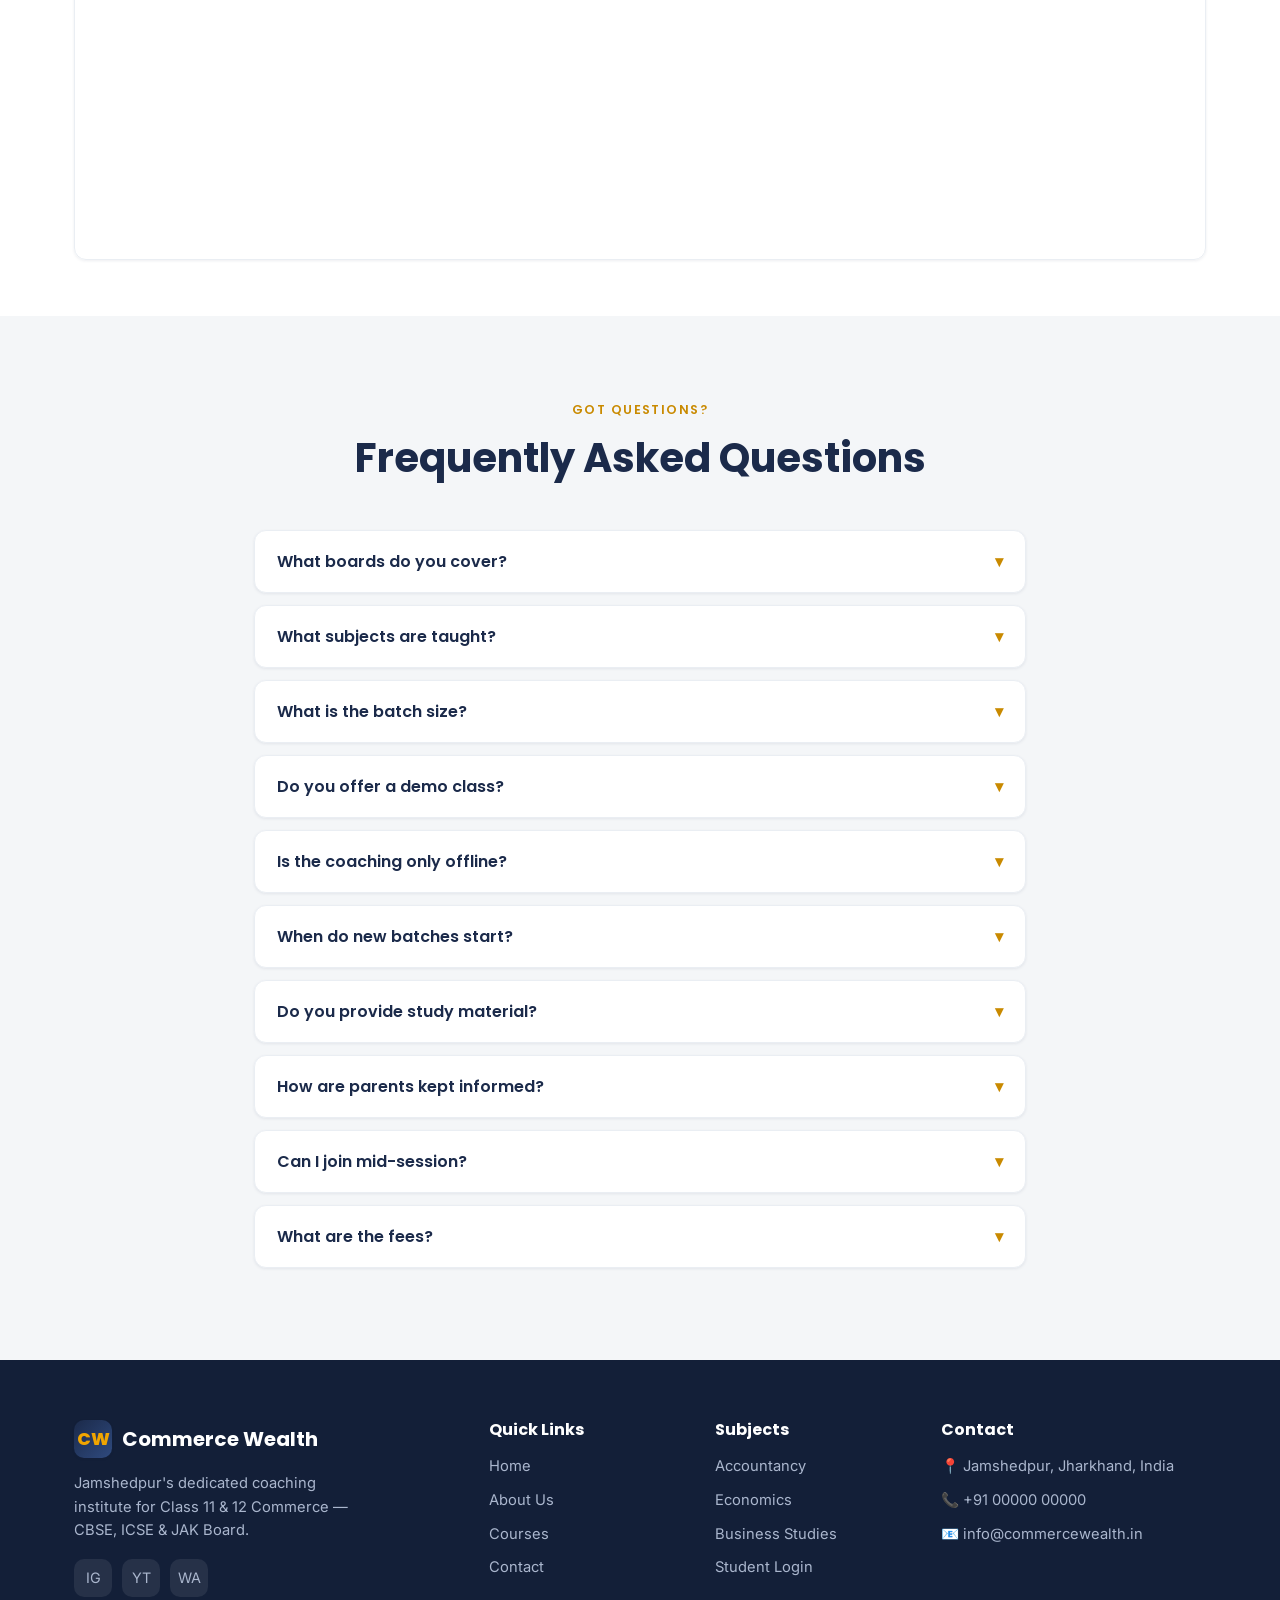
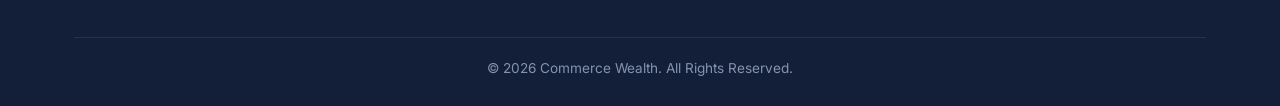
<file: contact.html>
<!DOCTYPE html>
<html lang="en">
<head>
  <meta charset="UTF-8" />
  <meta name="viewport" content="width=device-width, initial-scale=1.0" />
  <title>Contact Us — Commerce Wealth, Jamshedpur</title>
  <meta name="description" content="Get in touch with Commerce Wealth, Jamshedpur. Enquire, book a free demo, or visit our centre." />
  <link rel="preconnect" href="https://fonts.googleapis.com" />
  <link rel="preconnect" href="https://fonts.gstatic.com" crossorigin />
  <link href="https://fonts.googleapis.com/css2?family=Poppins:wght@500;600;700;800&family=Inter:wght@400;500;600&family=Roboto+Mono:wght@500;700&display=swap" rel="stylesheet" />
  <link rel="stylesheet" href="css/styles.css" />
</head>
<body>
  <header class="site-header">
    <div class="container nav">
      <a href="index.html" class="brand"><span class="brand-mark">CW</span>Commerce <span>Wealth</span></a>
      <nav class="nav-links">
        <a href="index.html">Home</a><a href="about.html">About Us</a><a href="courses.html">Courses</a>
        <a href="results.html">Results</a><a href="blog.html">Blog</a><a href="contact.html">Contact</a>
        <a href="login.html" class="btn btn-primary btn-sm">Login</a>
      </nav>
      <div class="nav-cta"><a href="login.html" class="btn btn-outline btn-sm">Login Portal</a><a href="contact.html" class="btn btn-primary btn-sm">Book Free Demo</a></div>
      <button class="nav-toggle" aria-label="Menu"><span></span><span></span><span></span></button>
    </div>
  </header>

  <section class="page-hero">
    <div class="container">
      <div class="crumb"><a href="index.html">Home</a> / Contact</div>
      <h1>Let's Talk Commerce.</h1>
      <p>Whether you have a question, want to visit our centre, or are ready to enrol — we're here for you.</p>
    </div>
  </section>

  <section class="section">
    <div class="container split" style="align-items:start">
      <!-- info -->
      <div>
        <span class="eyebrow">Reach Out to Us</span>
        <h2 class="section-title">Contact Information</h2>
        <ul class="info-list mt-2">
          <li><span class="ic">📍</span><div><strong>Address</strong><span>Commerce Wealth, [Address Line], Jamshedpur, Jharkhand – [PIN]</span></div></li>
          <li><span class="ic">📞</span><div><strong>Phone</strong><span>+91 00000 00000 · +91 00000 00001</span></div></li>
          <li><span class="ic">📧</span><div><strong>Email</strong><a href="mailto:info@commercewealth.in">info@commercewealth.in</a></div></li>
          <li><span class="ic">💬</span><div><strong>WhatsApp</strong><a href="#">+91 00000 00000 — Tap to chat</a></div></li>
          <li><span class="ic">🕐</span><div><strong>Office Hours</strong><span>Mon–Sat: 8:00 AM – 8:00 PM · Sun: Closed (WhatsApp doubts available)</span></div></li>
        </ul>
        <div class="mt-3">
          <strong style="font-family:var(--font-head);color:var(--navy)">Stay Connected</strong>
          <div class="socials" style="margin-top:10px">
            <a href="#" style="background:var(--navy);color:#fff">IG</a>
            <a href="#" style="background:var(--navy);color:#fff">YT</a>
            <a href="#" style="background:var(--navy);color:#fff">WA</a>
          </div>
        </div>
      </div>

      <!-- form -->
      <div class="form-card">
        <h2 style="font-size:1.4rem;margin-bottom:6px">Send Us a Message</h2>
        <p class="muted" style="margin-bottom:18px;font-size:.92rem">We typically respond within 24 hours.</p>
        <form data-demo>
          <div class="field-row">
            <div class="field"><label>Student's Full Name</label><input type="text" required placeholder="Student name" /></div>
            <div class="field"><label>Parent / Guardian Name</label><input type="text" placeholder="Parent name" /></div>
          </div>
          <div class="field-row">
            <div class="field"><label>Phone Number</label><input type="tel" required placeholder="+91" /></div>
            <div class="field"><label>Email Address</label><input type="email" placeholder="you@example.com" /></div>
          </div>
          <div class="field-row">
            <div class="field"><label>Class</label><select><option>11th</option><option>12th</option></select></div>
            <div class="field"><label>Board</label><select><option>CBSE</option><option>ICSE</option><option>JAK Board</option></select></div>
          </div>
          <div class="field">
            <label>Subject(s) Interested In</label>
            <div class="checkbox-row">
              <label class="check"><input type="checkbox" /> Accountancy</label>
              <label class="check"><input type="checkbox" /> Economics</label>
              <label class="check"><input type="checkbox" /> Business Studies</label>
            </div>
          </div>
          <div class="field"><label>Message / Query</label><textarea placeholder="Tell us how we can help..."></textarea></div>
          <button type="submit" class="btn btn-primary btn-block">Submit Enquiry</button>
          <div class="form-success">✓ Thank you! Your enquiry has been received. We'll get back to you within 24 hours. <em>(Demo — no data is sent.)</em></div>
          <p class="form-note">For urgent queries, please call or WhatsApp us directly.</p>
        </form>
      </div>
    </div>
  </section>

  <!-- map -->
  <section class="section-sm">
    <div class="container">
      <div class="section-head text-center"><span class="eyebrow">Find Us on the Map</span><h2 class="section-title">Visit Our Centre</h2><p class="section-lead">Near [Landmark], [Area Name], Jamshedpur.</p></div>
      <div class="map-embed">
        <iframe title="Commerce Wealth location" loading="lazy" referrerpolicy="no-referrer-when-downgrade" src="https://www.google.com/maps?q=Jamshedpur,Jharkhand&output=embed"></iframe>
      </div>
    </div>
  </section>

  <!-- FAQ -->
  <section class="section bg-grey">
    <div class="container" style="max-width:820px">
      <div class="section-head text-center"><span class="eyebrow">Got Questions?</span><h2 class="section-title">Frequently Asked Questions</h2></div>
      <div class="faq-item"><button class="faq-q">What boards do you cover? <span class="chev">▾</span></button><div class="faq-a"><div class="faq-a-inner">We provide coaching for CBSE, ICSE (ISC), and JAK Board (Jharkhand Academic Council) for Class 11th and 12th Commerce.</div></div></div>
      <div class="faq-item"><button class="faq-q">What subjects are taught? <span class="chev">▾</span></button><div class="faq-a"><div class="faq-a-inner">Accountancy, Economics (Micro, Macro &amp; Indian Economy), and Business Studies.</div></div></div>
      <div class="faq-item"><button class="faq-q">What is the batch size? <span class="chev">▾</span></button><div class="faq-a"><div class="faq-a-inner">We keep batches small — 15 to 20 students maximum — to ensure personal attention and effective doubt-clearing.</div></div></div>
      <div class="faq-item"><button class="faq-q">Do you offer a demo class? <span class="chev">▾</span></button><div class="faq-a"><div class="faq-a-inner">Yes. We offer a free demo class so students can experience our teaching style before enrolling. Contact us to book one.</div></div></div>
      <div class="faq-item"><button class="faq-q">Is the coaching only offline? <span class="chev">▾</span></button><div class="faq-a"><div class="faq-a-inner">Currently all classes are conducted offline at our Jamshedpur centre — in-person teaching delivers the best results for commerce subjects.</div></div></div>
      <div class="faq-item"><button class="faq-q">When do new batches start? <span class="chev">▾</span></button><div class="faq-a"><div class="faq-a-inner">New batches typically start in April (fresh academic sessions) and July (mid-year joiners). Contact us for the latest schedule.</div></div></div>
      <div class="faq-item"><button class="faq-q">Do you provide study material? <span class="chev">▾</span></button><div class="faq-a"><div class="faq-a-inner">Yes. All enrolled students receive printed notes, practice sheets, solved examples, and previous year papers.</div></div></div>
      <div class="faq-item"><button class="faq-q">How are parents kept informed? <span class="chev">▾</span></button><div class="faq-a"><div class="faq-a-inner">We share regular progress reports, test scores, and attendance updates, plus periodic parent-teacher meetings — and a dedicated Parent Portal.</div></div></div>
      <div class="faq-item"><button class="faq-q">Can I join mid-session? <span class="chev">▾</span></button><div class="faq-a"><div class="faq-a-inner">Yes. We conduct a short assessment to understand where the student stands and provide catch-up support.</div></div></div>
      <div class="faq-item"><button class="faq-q">What are the fees? <span class="chev">▾</span></button><div class="faq-a"><div class="faq-a-inner">Fees vary by class and subjects chosen. Please contact us directly for the latest fee structure — we keep pricing fair and transparent.</div></div></div>
    </div>
  </section>

  <footer class="site-footer">
    <div class="container">
      <div class="footer-grid">
        <div class="footer-about"><a href="index.html" class="brand"><span class="brand-mark">CW</span>Commerce Wealth</a><p>Jamshedpur's dedicated coaching institute for Class 11 &amp; 12 Commerce — CBSE, ICSE &amp; JAK Board.</p><div class="socials"><a href="#">IG</a><a href="#">YT</a><a href="#">WA</a></div></div>
        <div><h4>Quick Links</h4><ul class="footer-links"><li><a href="index.html">Home</a></li><li><a href="about.html">About Us</a></li><li><a href="courses.html">Courses</a></li><li><a href="contact.html">Contact</a></li></ul></div>
        <div><h4>Subjects</h4><ul class="footer-links"><li><a href="courses.html">Accountancy</a></li><li><a href="courses.html">Economics</a></li><li><a href="courses.html">Business Studies</a></li><li><a href="login.html">Student Login</a></li></ul></div>
        <div><h4>Contact</h4><ul class="footer-contact"><li>📍 Jamshedpur, Jharkhand, India</li><li>📞 +91 00000 00000</li><li>📧 info@commercewealth.in</li></ul></div>
      </div>
      <div class="footer-bottom">© <span data-year>2026</span> Commerce Wealth. All Rights Reserved.</div>
    </div>
  </footer>
  <script src="js/main.js"></script>
</body>
</html>
</file>
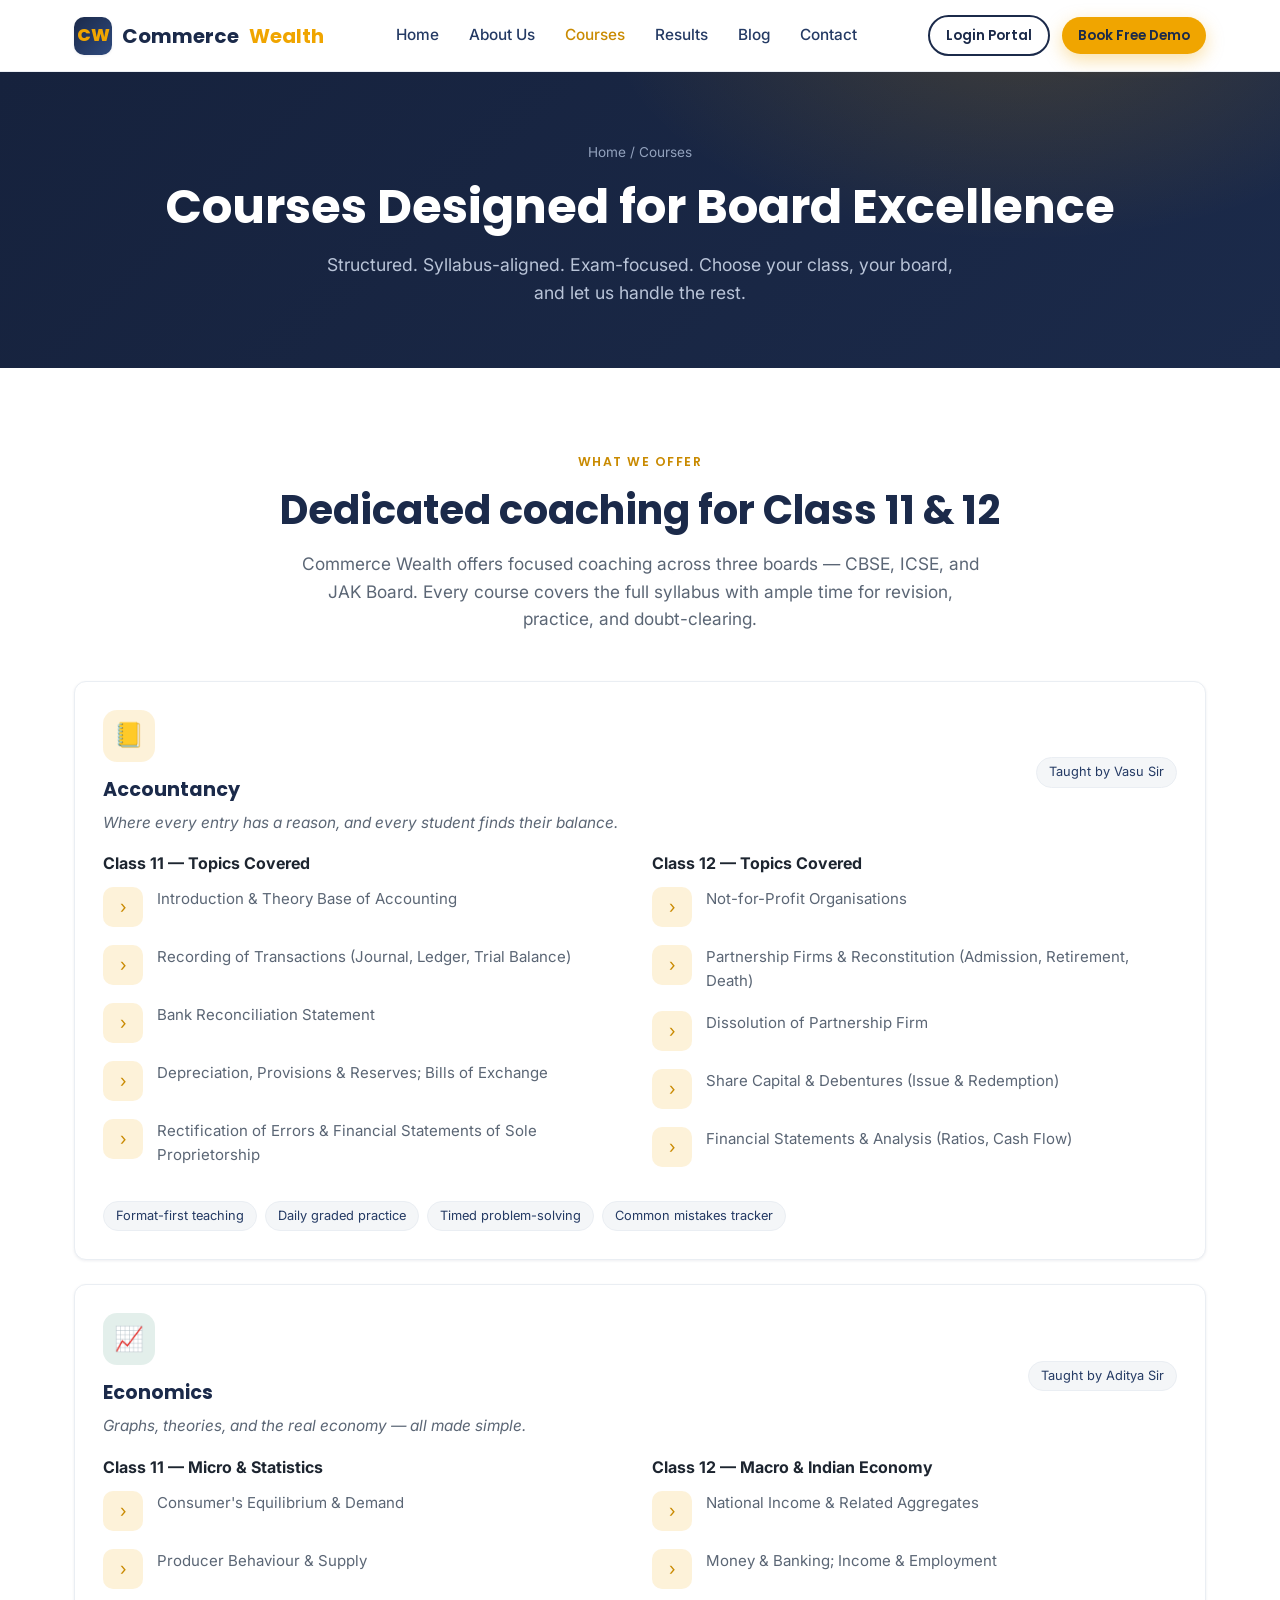
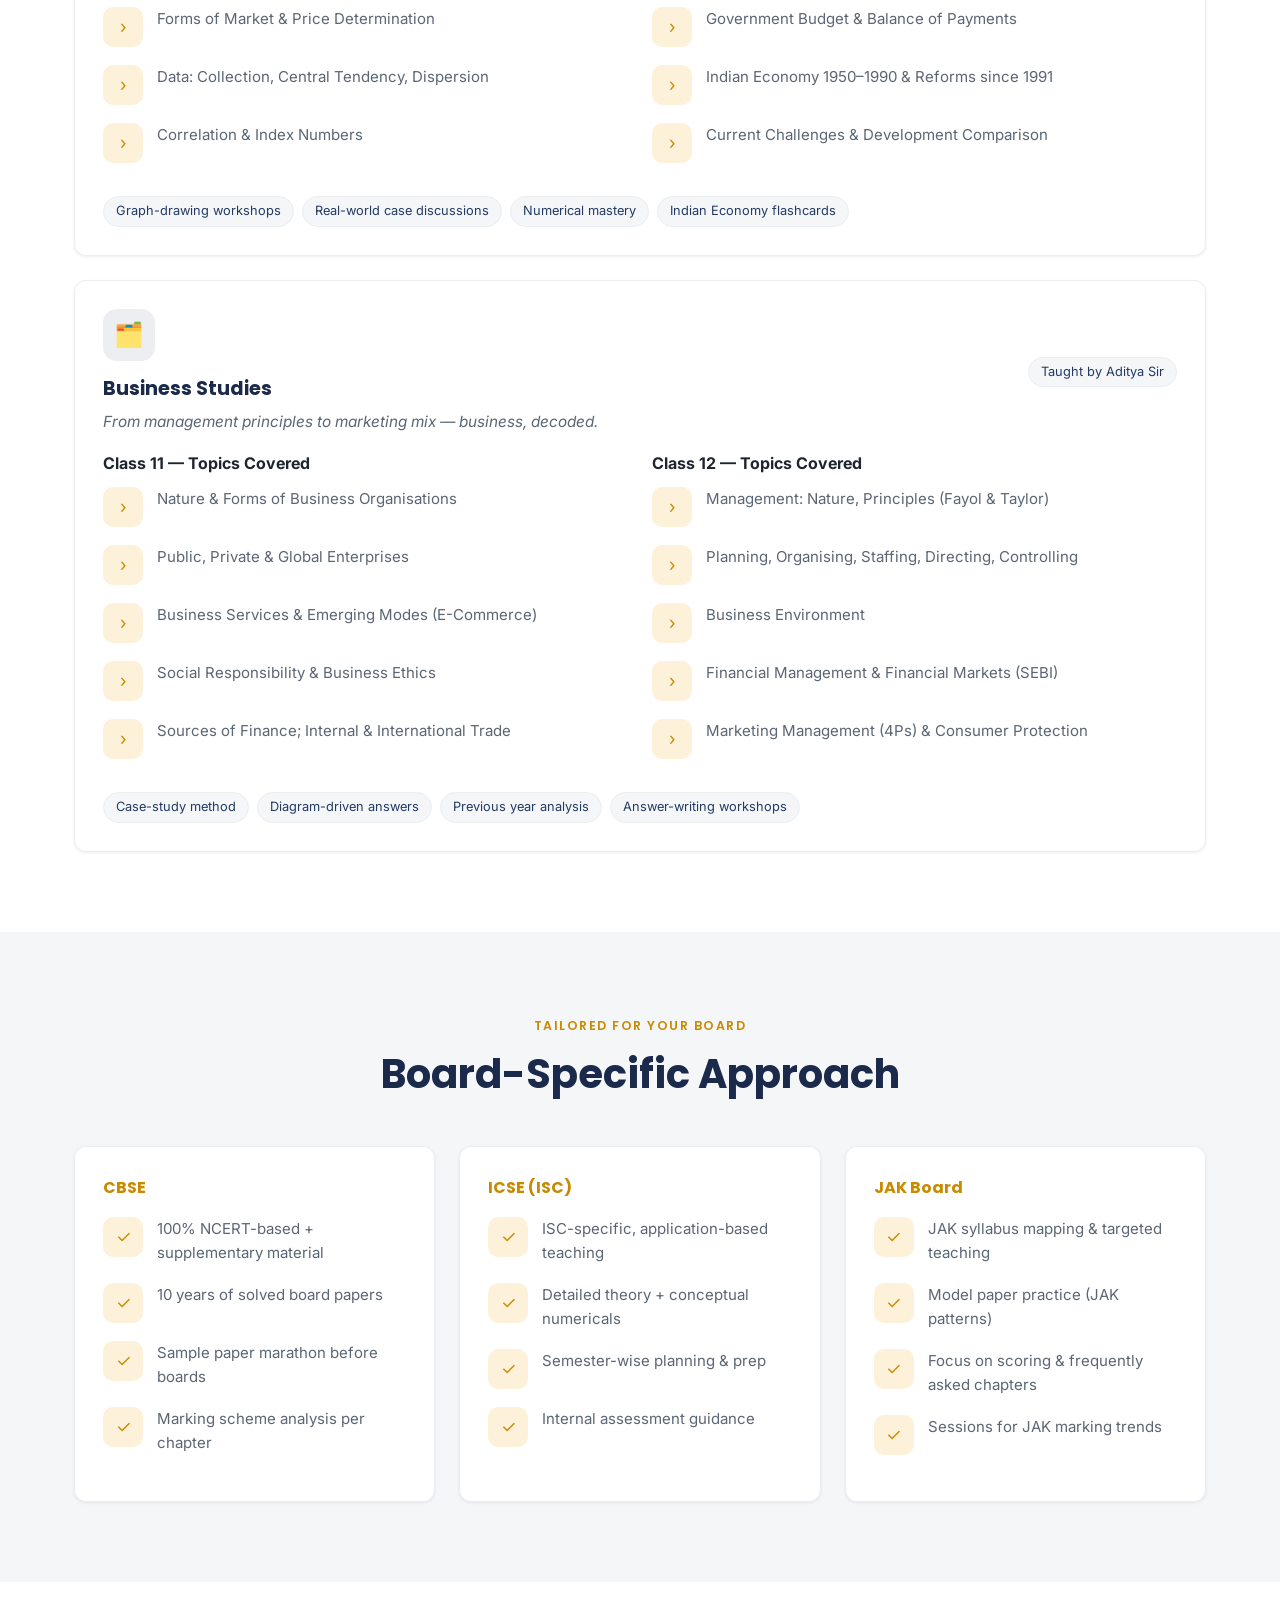
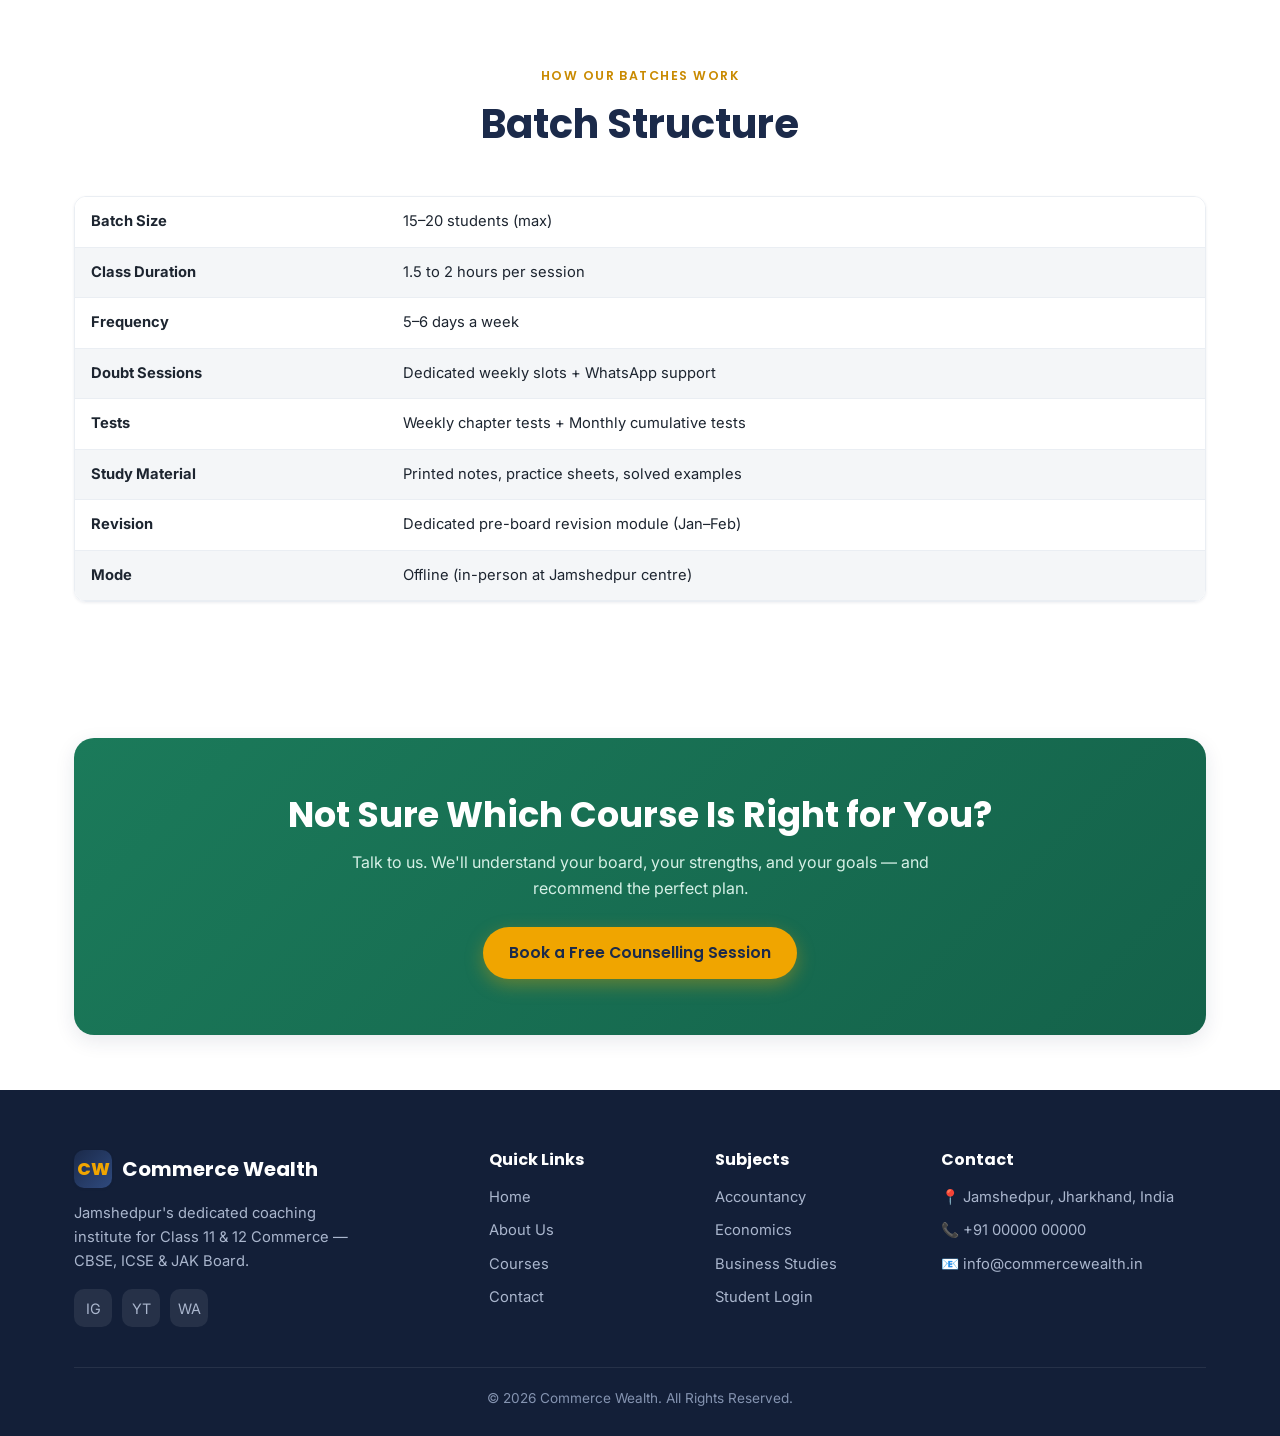
<file: courses.html>
<!DOCTYPE html>
<html lang="en">
<head>
  <meta charset="UTF-8" />
  <meta name="viewport" content="width=device-width, initial-scale=1.0" />
  <title>Courses — Commerce Wealth, Jamshedpur</title>
  <meta name="description" content="Class 11 & 12 Commerce courses — Accountancy, Economics, Business Studies for CBSE, ICSE & JAK Board." />
  <link rel="preconnect" href="https://fonts.googleapis.com" />
  <link rel="preconnect" href="https://fonts.gstatic.com" crossorigin />
  <link href="https://fonts.googleapis.com/css2?family=Poppins:wght@500;600;700;800&family=Inter:wght@400;500;600&family=Roboto+Mono:wght@500;700&display=swap" rel="stylesheet" />
  <link rel="stylesheet" href="css/styles.css" />
</head>
<body>
  <header class="site-header">
    <div class="container nav">
      <a href="index.html" class="brand"><span class="brand-mark">CW</span>Commerce <span>Wealth</span></a>
      <nav class="nav-links">
        <a href="index.html">Home</a><a href="about.html">About Us</a><a href="courses.html">Courses</a>
        <a href="results.html">Results</a><a href="blog.html">Blog</a><a href="contact.html">Contact</a>
        <a href="login.html" class="btn btn-primary btn-sm">Login</a>
      </nav>
      <div class="nav-cta">
        <a href="login.html" class="btn btn-outline btn-sm">Login Portal</a>
        <a href="contact.html" class="btn btn-primary btn-sm">Book Free Demo</a>
      </div>
      <button class="nav-toggle" aria-label="Menu"><span></span><span></span><span></span></button>
    </div>
  </header>

  <section class="page-hero">
    <div class="container">
      <div class="crumb"><a href="index.html">Home</a> / Courses</div>
      <h1>Courses Designed for Board Excellence</h1>
      <p>Structured. Syllabus-aligned. Exam-focused. Choose your class, your board, and let us handle the rest.</p>
    </div>
  </section>

  <section class="section">
    <div class="container">
      <div class="section-head text-center">
        <span class="eyebrow">What We Offer</span>
        <h2 class="section-title">Dedicated coaching for Class 11 &amp; 12</h2>
        <p class="section-lead">Commerce Wealth offers focused coaching across three boards — CBSE, ICSE, and JAK Board. Every course covers the full syllabus with ample time for revision, practice, and doubt-clearing.</p>
      </div>

      <!-- Course 1 -->
      <div class="card mb-3">
        <div class="flex between aic wrap" style="gap:14px;margin-bottom:8px">
          <div><div class="card-icon gold">📒</div><h3>Accountancy</h3><p class="muted" style="font-style:italic">Where every entry has a reason, and every student finds their balance.</p></div>
          <span class="tag">Taught by Vasu Sir</span>
        </div>
        <div class="grid grid-2 mt-2">
          <div>
            <strong>Class 11 — Topics Covered</strong>
            <ul class="value-list mt-1" style="margin-top:10px">
              <li><span class="ic">›</span><span>Introduction &amp; Theory Base of Accounting</span></li>
              <li><span class="ic">›</span><span>Recording of Transactions (Journal, Ledger, Trial Balance)</span></li>
              <li><span class="ic">›</span><span>Bank Reconciliation Statement</span></li>
              <li><span class="ic">›</span><span>Depreciation, Provisions &amp; Reserves; Bills of Exchange</span></li>
              <li><span class="ic">›</span><span>Rectification of Errors &amp; Financial Statements of Sole Proprietorship</span></li>
            </ul>
          </div>
          <div>
            <strong>Class 12 — Topics Covered</strong>
            <ul class="value-list mt-1" style="margin-top:10px">
              <li><span class="ic">›</span><span>Not-for-Profit Organisations</span></li>
              <li><span class="ic">›</span><span>Partnership Firms &amp; Reconstitution (Admission, Retirement, Death)</span></li>
              <li><span class="ic">›</span><span>Dissolution of Partnership Firm</span></li>
              <li><span class="ic">›</span><span>Share Capital &amp; Debentures (Issue &amp; Redemption)</span></li>
              <li><span class="ic">›</span><span>Financial Statements &amp; Analysis (Ratios, Cash Flow)</span></li>
            </ul>
          </div>
        </div>
        <div class="tag-list mt-2">
          <span class="tag">Format-first teaching</span><span class="tag">Daily graded practice</span>
          <span class="tag">Timed problem-solving</span><span class="tag">Common mistakes tracker</span>
        </div>
      </div>

      <!-- Course 2 -->
      <div class="card mb-3">
        <div class="flex between aic wrap" style="gap:14px;margin-bottom:8px">
          <div><div class="card-icon emerald">📈</div><h3>Economics</h3><p class="muted" style="font-style:italic">Graphs, theories, and the real economy — all made simple.</p></div>
          <span class="tag">Taught by Aditya Sir</span>
        </div>
        <div class="grid grid-2 mt-2">
          <div>
            <strong>Class 11 — Micro &amp; Statistics</strong>
            <ul class="value-list mt-1" style="margin-top:10px">
              <li><span class="ic">›</span><span>Consumer's Equilibrium &amp; Demand</span></li>
              <li><span class="ic">›</span><span>Producer Behaviour &amp; Supply</span></li>
              <li><span class="ic">›</span><span>Forms of Market &amp; Price Determination</span></li>
              <li><span class="ic">›</span><span>Data: Collection, Central Tendency, Dispersion</span></li>
              <li><span class="ic">›</span><span>Correlation &amp; Index Numbers</span></li>
            </ul>
          </div>
          <div>
            <strong>Class 12 — Macro &amp; Indian Economy</strong>
            <ul class="value-list mt-1" style="margin-top:10px">
              <li><span class="ic">›</span><span>National Income &amp; Related Aggregates</span></li>
              <li><span class="ic">›</span><span>Money &amp; Banking; Income &amp; Employment</span></li>
              <li><span class="ic">›</span><span>Government Budget &amp; Balance of Payments</span></li>
              <li><span class="ic">›</span><span>Indian Economy 1950–1990 &amp; Reforms since 1991</span></li>
              <li><span class="ic">›</span><span>Current Challenges &amp; Development Comparison</span></li>
            </ul>
          </div>
        </div>
        <div class="tag-list mt-2">
          <span class="tag">Graph-drawing workshops</span><span class="tag">Real-world case discussions</span>
          <span class="tag">Numerical mastery</span><span class="tag">Indian Economy flashcards</span>
        </div>
      </div>

      <!-- Course 3 -->
      <div class="card">
        <div class="flex between aic wrap" style="gap:14px;margin-bottom:8px">
          <div><div class="card-icon navy">🗂️</div><h3>Business Studies</h3><p class="muted" style="font-style:italic">From management principles to marketing mix — business, decoded.</p></div>
          <span class="tag">Taught by Aditya Sir</span>
        </div>
        <div class="grid grid-2 mt-2">
          <div>
            <strong>Class 11 — Topics Covered</strong>
            <ul class="value-list mt-1" style="margin-top:10px">
              <li><span class="ic">›</span><span>Nature &amp; Forms of Business Organisations</span></li>
              <li><span class="ic">›</span><span>Public, Private &amp; Global Enterprises</span></li>
              <li><span class="ic">›</span><span>Business Services &amp; Emerging Modes (E-Commerce)</span></li>
              <li><span class="ic">›</span><span>Social Responsibility &amp; Business Ethics</span></li>
              <li><span class="ic">›</span><span>Sources of Finance; Internal &amp; International Trade</span></li>
            </ul>
          </div>
          <div>
            <strong>Class 12 — Topics Covered</strong>
            <ul class="value-list mt-1" style="margin-top:10px">
              <li><span class="ic">›</span><span>Management: Nature, Principles (Fayol &amp; Taylor)</span></li>
              <li><span class="ic">›</span><span>Planning, Organising, Staffing, Directing, Controlling</span></li>
              <li><span class="ic">›</span><span>Business Environment</span></li>
              <li><span class="ic">›</span><span>Financial Management &amp; Financial Markets (SEBI)</span></li>
              <li><span class="ic">›</span><span>Marketing Management (4Ps) &amp; Consumer Protection</span></li>
            </ul>
          </div>
        </div>
        <div class="tag-list mt-2">
          <span class="tag">Case-study method</span><span class="tag">Diagram-driven answers</span>
          <span class="tag">Previous year analysis</span><span class="tag">Answer-writing workshops</span>
        </div>
      </div>
    </div>
  </section>

  <!-- Board specific -->
  <section class="section bg-grey">
    <div class="container">
      <div class="section-head text-center"><span class="eyebrow">Tailored for Your Board</span><h2 class="section-title">Board-Specific Approach</h2></div>
      <div class="grid grid-3">
        <div class="card board-card"><span class="badge">CBSE</span>
          <ul class="value-list mt-1" style="margin-top:8px">
            <li><span class="ic">✓</span><span>100% NCERT-based + supplementary material</span></li>
            <li><span class="ic">✓</span><span>10 years of solved board papers</span></li>
            <li><span class="ic">✓</span><span>Sample paper marathon before boards</span></li>
            <li><span class="ic">✓</span><span>Marking scheme analysis per chapter</span></li>
          </ul>
        </div>
        <div class="card board-card"><span class="badge">ICSE (ISC)</span>
          <ul class="value-list mt-1" style="margin-top:8px">
            <li><span class="ic">✓</span><span>ISC-specific, application-based teaching</span></li>
            <li><span class="ic">✓</span><span>Detailed theory + conceptual numericals</span></li>
            <li><span class="ic">✓</span><span>Semester-wise planning &amp; prep</span></li>
            <li><span class="ic">✓</span><span>Internal assessment guidance</span></li>
          </ul>
        </div>
        <div class="card board-card"><span class="badge">JAK Board</span>
          <ul class="value-list mt-1" style="margin-top:8px">
            <li><span class="ic">✓</span><span>JAK syllabus mapping &amp; targeted teaching</span></li>
            <li><span class="ic">✓</span><span>Model paper practice (JAK patterns)</span></li>
            <li><span class="ic">✓</span><span>Focus on scoring &amp; frequently asked chapters</span></li>
            <li><span class="ic">✓</span><span>Sessions for JAK marking trends</span></li>
          </ul>
        </div>
      </div>
    </div>
  </section>

  <!-- Batch structure -->
  <section class="section">
    <div class="container">
      <div class="section-head text-center"><span class="eyebrow">How Our Batches Work</span><h2 class="section-title">Batch Structure</h2></div>
      <div class="table-wrap">
        <table class="data">
          <tbody>
            <tr><td><strong>Batch Size</strong></td><td>15–20 students (max)</td></tr>
            <tr><td><strong>Class Duration</strong></td><td>1.5 to 2 hours per session</td></tr>
            <tr><td><strong>Frequency</strong></td><td>5–6 days a week</td></tr>
            <tr><td><strong>Doubt Sessions</strong></td><td>Dedicated weekly slots + WhatsApp support</td></tr>
            <tr><td><strong>Tests</strong></td><td>Weekly chapter tests + Monthly cumulative tests</td></tr>
            <tr><td><strong>Study Material</strong></td><td>Printed notes, practice sheets, solved examples</td></tr>
            <tr><td><strong>Revision</strong></td><td>Dedicated pre-board revision module (Jan–Feb)</td></tr>
            <tr><td><strong>Mode</strong></td><td>Offline (in-person at Jamshedpur centre)</td></tr>
          </tbody>
        </table>
      </div>
    </div>
  </section>

  <section class="section-sm">
    <div class="container"><div class="cta-banner">
      <h2>Not Sure Which Course Is Right for You?</h2>
      <p>Talk to us. We'll understand your board, your strengths, and your goals — and recommend the perfect plan.</p>
      <div class="cta-actions"><a href="contact.html" class="btn btn-primary">Book a Free Counselling Session</a></div>
    </div></div>
  </section>

  <footer class="site-footer">
    <div class="container">
      <div class="footer-grid">
        <div class="footer-about"><a href="index.html" class="brand"><span class="brand-mark">CW</span>Commerce Wealth</a><p>Jamshedpur's dedicated coaching institute for Class 11 &amp; 12 Commerce — CBSE, ICSE &amp; JAK Board.</p><div class="socials"><a href="#">IG</a><a href="#">YT</a><a href="#">WA</a></div></div>
        <div><h4>Quick Links</h4><ul class="footer-links"><li><a href="index.html">Home</a></li><li><a href="about.html">About Us</a></li><li><a href="courses.html">Courses</a></li><li><a href="contact.html">Contact</a></li></ul></div>
        <div><h4>Subjects</h4><ul class="footer-links"><li><a href="courses.html">Accountancy</a></li><li><a href="courses.html">Economics</a></li><li><a href="courses.html">Business Studies</a></li><li><a href="login.html">Student Login</a></li></ul></div>
        <div><h4>Contact</h4><ul class="footer-contact"><li>📍 Jamshedpur, Jharkhand, India</li><li>📞 +91 00000 00000</li><li>📧 info@commercewealth.in</li></ul></div>
      </div>
      <div class="footer-bottom">© <span data-year>2026</span> Commerce Wealth. All Rights Reserved.</div>
    </div>
  </footer>
  <script src="js/main.js"></script>
</body>
</html>
</file>
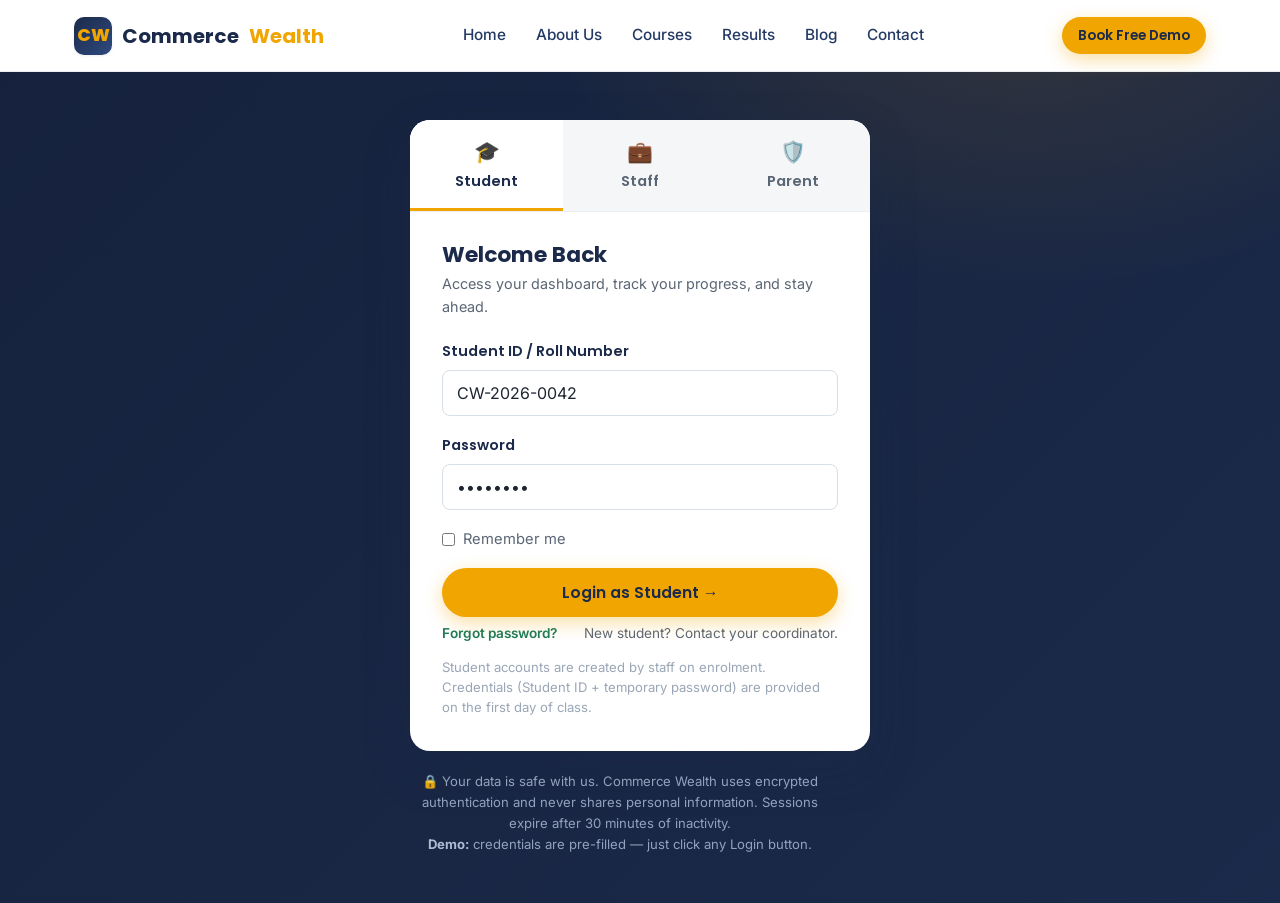
<file: login.html>
<!DOCTYPE html>
<html lang="en">
<head>
  <meta charset="UTF-8" />
  <meta name="viewport" content="width=device-width, initial-scale=1.0" />
  <title>Login Portal — Commerce Wealth</title>
  <meta name="description" content="Commerce Wealth login portal for Students, Staff and Parents." />
  <link rel="preconnect" href="https://fonts.googleapis.com" />
  <link rel="preconnect" href="https://fonts.gstatic.com" crossorigin />
  <link href="https://fonts.googleapis.com/css2?family=Poppins:wght@500;600;700;800&family=Inter:wght@400;500;600&family=Roboto+Mono:wght@500;700&display=swap" rel="stylesheet" />
  <link rel="stylesheet" href="css/styles.css" />
  <style>
    .login-wrap { min-height: calc(100vh - var(--header-h)); display: grid; place-items: center; padding: 48px 0;
      background: radial-gradient(800px 500px at 80% -10%, rgba(240,165,0,.12), transparent 60%),
                  linear-gradient(135deg,#16223d,var(--navy)); }
    .login-card { width: 100%; max-width: 460px; background: #fff; border-radius: var(--radius-lg); box-shadow: var(--shadow-lg); overflow: hidden; }
    .login-tabs { display: grid; grid-template-columns: repeat(3,1fr); background: var(--grey-50); border-bottom: 1px solid var(--grey-100); }
    .login-tab { padding: 16px 8px; text-align: center; font-family: var(--font-head); font-weight: 600; font-size: .92rem; color: var(--grey-600); border-bottom: 3px solid transparent; transition: .15s; }
    .login-tab .ico { display: block; font-size: 1.3rem; margin-bottom: 4px; }
    .login-tab.active { color: var(--navy); background: #fff; border-bottom-color: var(--gold); }
    .login-body { padding: 30px 32px 34px; }
    .login-pane { display: none; }
    .login-pane.active { display: block; animation: fade .2s ease; }
    .login-body h2 { font-size: 1.35rem; }
    .login-body .pane-sub { color: var(--grey-600); font-size: .9rem; margin: 4px 0 22px; }
    .login-foot-note { font-size: .82rem; color: var(--grey-400); margin-top: 14px; line-height: 1.5; }
    .login-links { display: flex; justify-content: space-between; flex-wrap: wrap; gap: 8px; font-size: .85rem; margin-top: 6px; }
    .login-links a { color: var(--emerald); font-weight: 600; }
    .secure-note { text-align: center; color: #93a2bd; font-size: .82rem; margin-top: 20px; max-width: 420px; }
    @keyframes fade { from{opacity:0} to{opacity:1} }
  </style>
</head>
<body>
  <header class="site-header">
    <div class="container nav">
      <a href="index.html" class="brand"><span class="brand-mark">CW</span>Commerce <span>Wealth</span></a>
      <nav class="nav-links">
        <a href="index.html">Home</a><a href="about.html">About Us</a><a href="courses.html">Courses</a>
        <a href="results.html">Results</a><a href="blog.html">Blog</a><a href="contact.html">Contact</a>
        <a href="login.html" class="btn btn-primary btn-sm">Login</a>
      </nav>
      <div class="nav-cta"><a href="contact.html" class="btn btn-primary btn-sm">Book Free Demo</a></div>
      <button class="nav-toggle" aria-label="Menu"><span></span><span></span><span></span></button>
    </div>
  </header>

  <div class="login-wrap">
    <div>
      <div class="login-card">
        <div class="login-tabs">
          <button class="login-tab active" data-pane="student"><span class="ico">🎓</span>Student</button>
          <button class="login-tab" data-pane="staff"><span class="ico">💼</span>Staff</button>
          <button class="login-tab" data-pane="parent"><span class="ico">🛡️</span>Parent</button>
        </div>
        <div class="login-body">
          <!-- Student -->
          <div class="login-pane active" id="pane-student">
            <h2>Welcome Back</h2>
            <p class="pane-sub">Access your dashboard, track your progress, and stay ahead.</p>
            <form onsubmit="location.href='student-dashboard.html';return false;">
              <div class="field"><label>Student ID / Roll Number</label><input type="text" value="CW-2026-0042" placeholder="e.g. CW-2026-0042" required /></div>
              <div class="field"><label>Password</label><input type="password" value="demo1234" placeholder="Enter your password" required /></div>
              <label class="check" style="margin-bottom:16px"><input type="checkbox" /> Remember me</label>
              <button type="submit" class="btn btn-primary btn-block">Login as Student →</button>
              <div class="login-links"><a href="#">Forgot password?</a><span class="muted">New student? Contact your coordinator.</span></div>
            </form>
            <p class="login-foot-note">Student accounts are created by staff on enrolment. Credentials (Student ID + temporary password) are provided on the first day of class.</p>
          </div>

          <!-- Staff -->
          <div class="login-pane" id="pane-staff">
            <h2>Staff Portal</h2>
            <p class="pane-sub">Manage attendance, materials, quizzes and student reports.</p>
            <form onsubmit="location.href='staff-dashboard.html';return false;">
              <div class="field"><label>Staff Email</label><input type="email" value="vasu@commercewealth.in" placeholder="e.g. vasu@commercewealth.in" required /></div>
              <div class="field"><label>Password</label><input type="password" value="demo1234" placeholder="Enter your password" required /></div>
              <label class="check" style="margin-bottom:16px"><input type="checkbox" /> Remember me</label>
              <button type="submit" class="btn btn-secondary btn-block">Login as Staff →</button>
              <div class="login-links"><a href="#">Forgot password?</a></div>
            </form>
            <p class="login-foot-note">Staff accounts are created by the admin (Vasu Sir / Aditya Sir). Only authorised faculty and coordinators have staff access.</p>
          </div>

          <!-- Parent -->
          <div class="login-pane" id="pane-parent">
            <h2>Parent Portal</h2>
            <p class="pane-sub">Follow your child's attendance, results and progress.</p>
            <form onsubmit="location.href='parent-dashboard.html';return false;">
              <div class="field"><label>Parent ID / Student ID</label><input type="text" value="CW-P-2026-0042" placeholder="e.g. CW-P-2026-0042" required /></div>
              <div class="field"><label>Password</label><input type="password" value="demo1234" placeholder="Enter your password" required /></div>
              <label class="check" style="margin-bottom:16px"><input type="checkbox" /> Remember me</label>
              <button type="submit" class="btn btn-primary btn-block">Login as Parent →</button>
              <div class="login-links"><a href="#">Forgot password?</a><span class="muted">No credentials? Ask the coordinator.</span></div>
            </form>
            <p class="login-foot-note">Parent accounts are linked to the student's profile (one per student). Credentials are sent via SMS/WhatsApp at enrolment.</p>
          </div>
        </div>
      </div>
      <p class="secure-note">🔒 Your data is safe with us. Commerce Wealth uses encrypted authentication and never shares personal information. Sessions expire after 30 minutes of inactivity.<br><strong style="color:#aebbd2">Demo:</strong> credentials are pre-filled — just click any Login button.</p>
    </div>
  </div>

  <script src="js/main.js"></script>
  <script>
    document.querySelectorAll(".login-tab").forEach((tab) => {
      tab.addEventListener("click", () => {
        document.querySelectorAll(".login-tab").forEach((t) => t.classList.remove("active"));
        document.querySelectorAll(".login-pane").forEach((p) => p.classList.remove("active"));
        tab.classList.add("active");
        document.getElementById("pane-" + tab.dataset.pane).classList.add("active");
      });
    });
  </script>
</body>
</html>
</file>
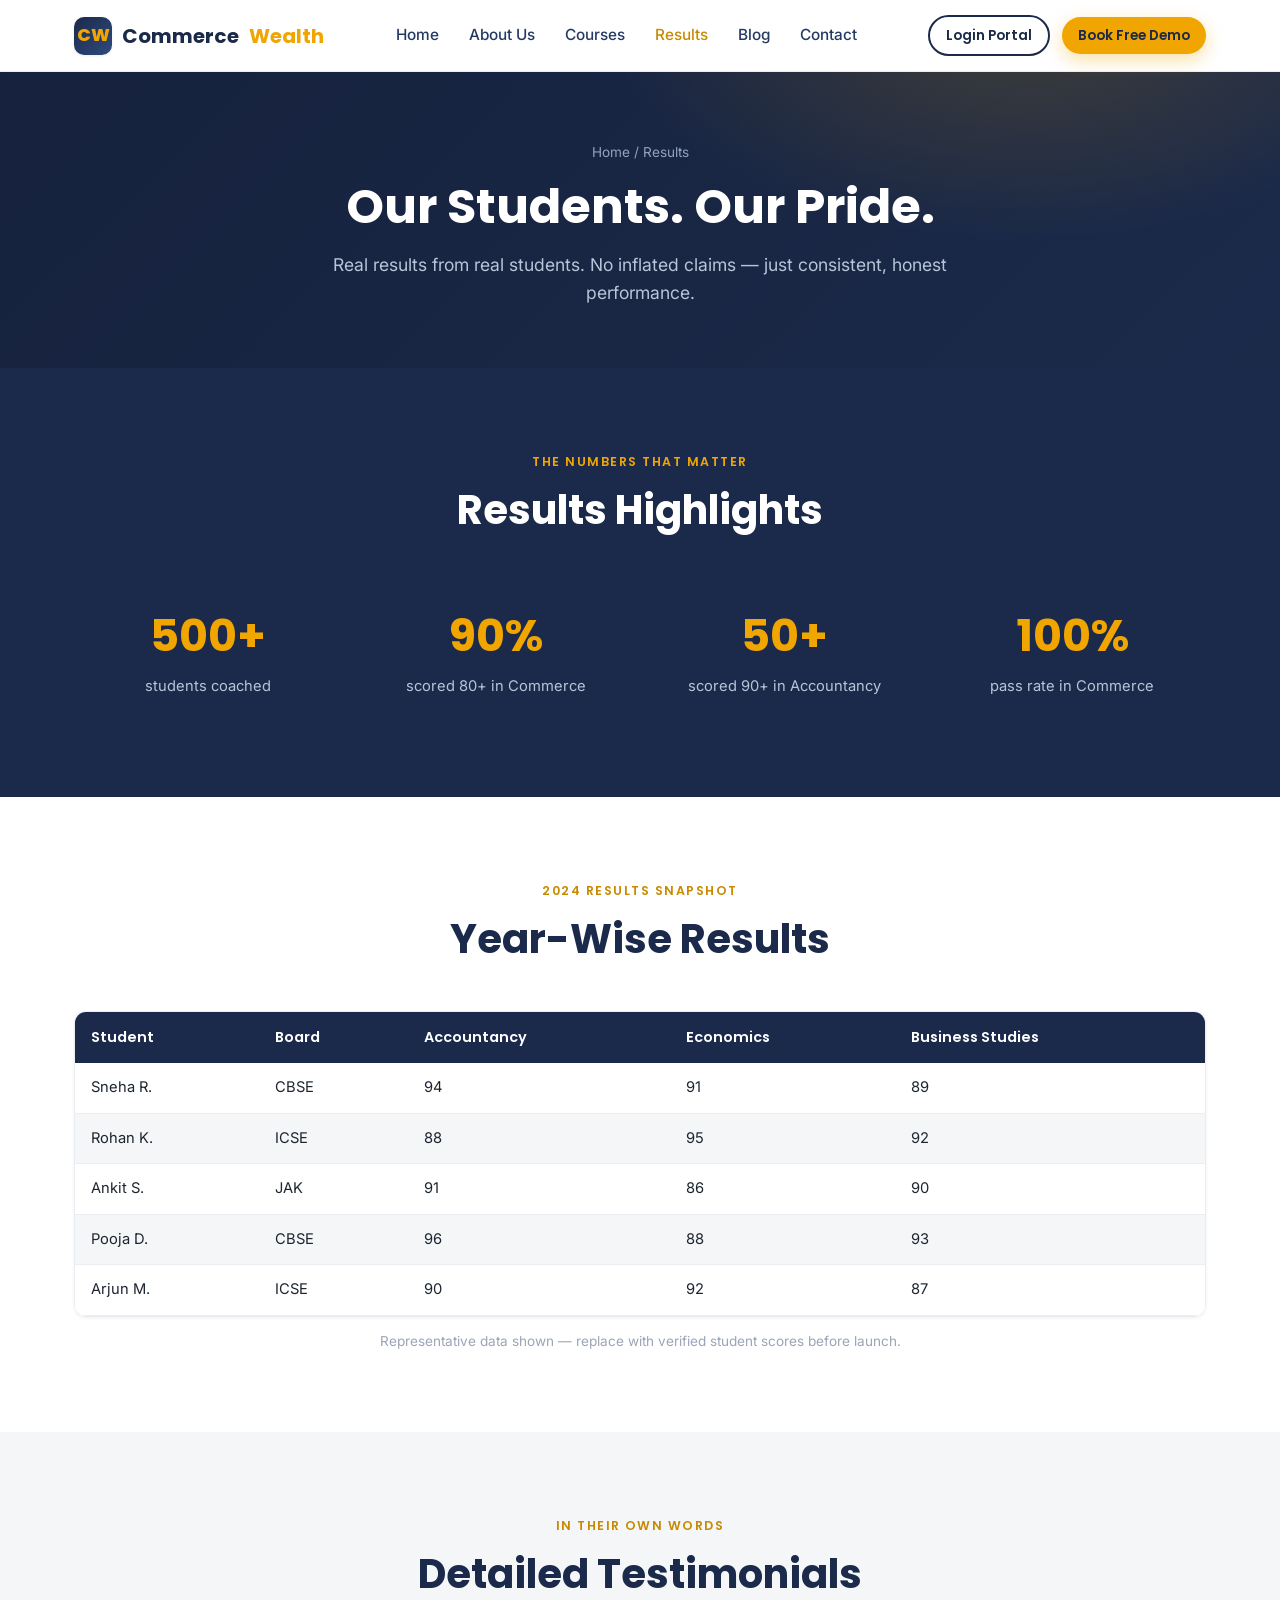
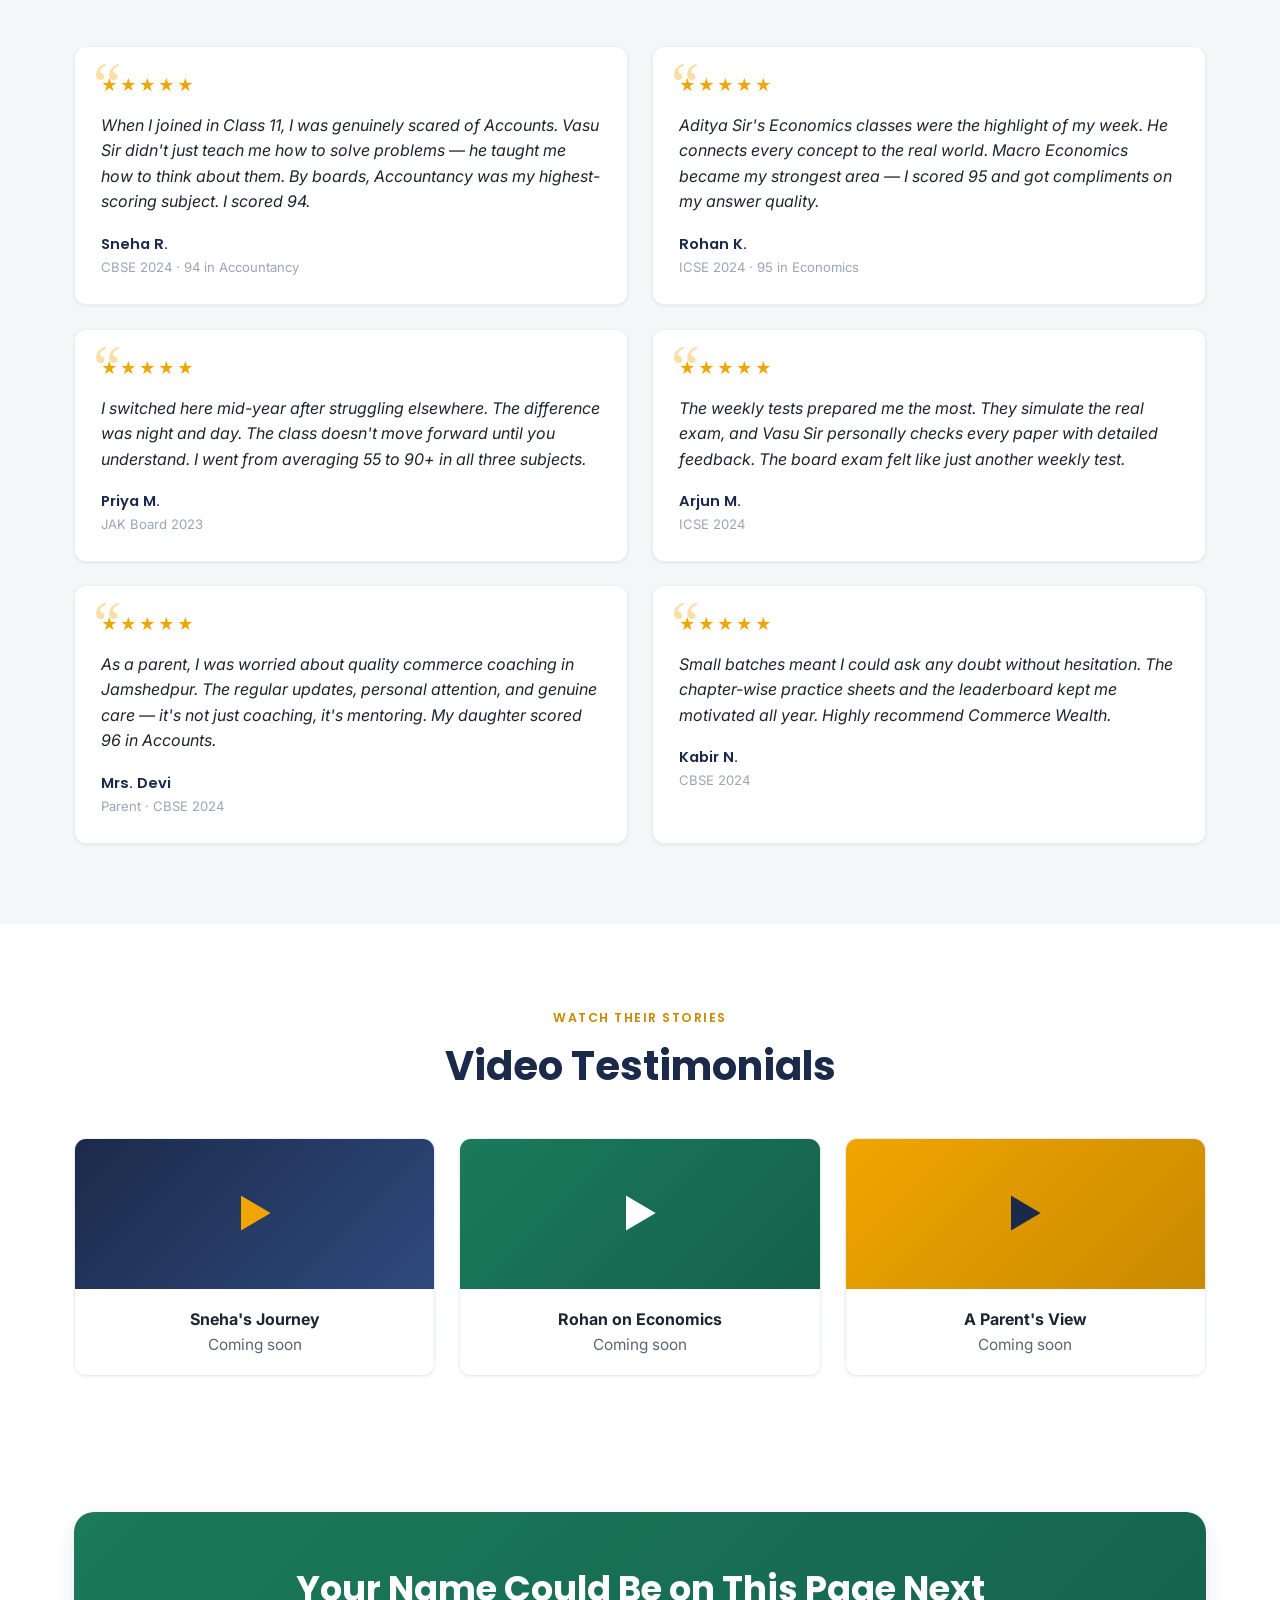
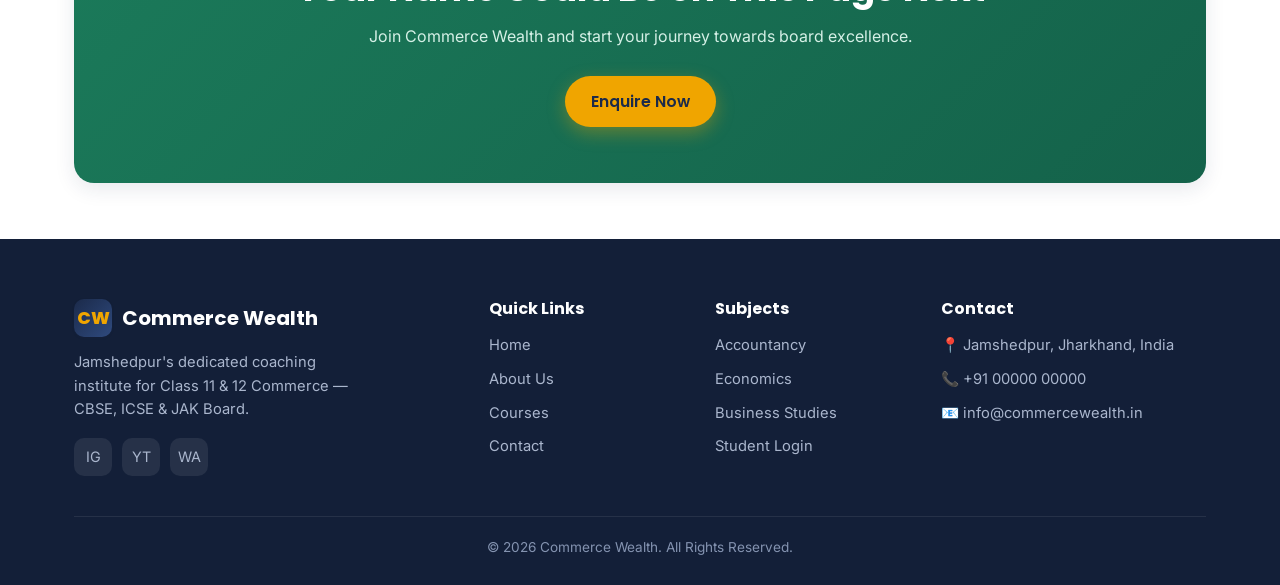
<file: results.html>
<!DOCTYPE html>
<html lang="en">
<head>
  <meta charset="UTF-8" />
  <meta name="viewport" content="width=device-width, initial-scale=1.0" />
  <title>Results &amp; Testimonials — Commerce Wealth</title>
  <meta name="description" content="Real results from real Commerce Wealth students across CBSE, ICSE and JAK boards." />
  <link rel="preconnect" href="https://fonts.googleapis.com" />
  <link rel="preconnect" href="https://fonts.gstatic.com" crossorigin />
  <link href="https://fonts.googleapis.com/css2?family=Poppins:wght@500;600;700;800&family=Inter:wght@400;500;600&family=Roboto+Mono:wght@500;700&display=swap" rel="stylesheet" />
  <link rel="stylesheet" href="css/styles.css" />
</head>
<body>
  <header class="site-header">
    <div class="container nav">
      <a href="index.html" class="brand"><span class="brand-mark">CW</span>Commerce <span>Wealth</span></a>
      <nav class="nav-links">
        <a href="index.html">Home</a><a href="about.html">About Us</a><a href="courses.html">Courses</a>
        <a href="results.html">Results</a><a href="blog.html">Blog</a><a href="contact.html">Contact</a>
        <a href="login.html" class="btn btn-primary btn-sm">Login</a>
      </nav>
      <div class="nav-cta"><a href="login.html" class="btn btn-outline btn-sm">Login Portal</a><a href="contact.html" class="btn btn-primary btn-sm">Book Free Demo</a></div>
      <button class="nav-toggle" aria-label="Menu"><span></span><span></span><span></span></button>
    </div>
  </header>

  <section class="page-hero">
    <div class="container">
      <div class="crumb"><a href="index.html">Home</a> / Results</div>
      <h1>Our Students. Our Pride.</h1>
      <p>Real results from real students. No inflated claims — just consistent, honest performance.</p>
    </div>
  </section>

  <!-- numbers -->
  <section class="section bg-navy">
    <div class="container">
      <div class="section-head text-center"><span class="eyebrow">The Numbers That Matter</span><h2 class="section-title">Results Highlights</h2></div>
      <div class="stat-band">
        <div class="stat-item"><div class="big">500+</div><div class="cap">students coached</div></div>
        <div class="stat-item"><div class="big">90%</div><div class="cap">scored 80+ in Commerce</div></div>
        <div class="stat-item"><div class="big">50+</div><div class="cap">scored 90+ in Accountancy</div></div>
        <div class="stat-item"><div class="big">100%</div><div class="cap">pass rate in Commerce</div></div>
      </div>
    </div>
  </section>

  <!-- year wise -->
  <section class="section">
    <div class="container">
      <div class="section-head text-center"><span class="eyebrow">2024 Results Snapshot</span><h2 class="section-title">Year-Wise Results</h2></div>
      <div class="table-wrap">
        <table class="data">
          <thead><tr><th>Student</th><th>Board</th><th>Accountancy</th><th>Economics</th><th>Business Studies</th></tr></thead>
          <tbody>
            <tr><td>Sneha R.</td><td>CBSE</td><td>94</td><td>91</td><td>89</td></tr>
            <tr><td>Rohan K.</td><td>ICSE</td><td>88</td><td>95</td><td>92</td></tr>
            <tr><td>Ankit S.</td><td>JAK</td><td>91</td><td>86</td><td>90</td></tr>
            <tr><td>Pooja D.</td><td>CBSE</td><td>96</td><td>88</td><td>93</td></tr>
            <tr><td>Arjun M.</td><td>ICSE</td><td>90</td><td>92</td><td>87</td></tr>
          </tbody>
        </table>
      </div>
      <p class="form-note text-center">Representative data shown — replace with verified student scores before launch.</p>
    </div>
  </section>

  <!-- testimonials -->
  <section class="section bg-grey">
    <div class="container">
      <div class="section-head text-center"><span class="eyebrow">In Their Own Words</span><h2 class="section-title">Detailed Testimonials</h2></div>
      <div class="grid grid-2">
        <div class="testimonial"><div class="stars">★★★★★</div><p>When I joined in Class 11, I was genuinely scared of Accounts. Vasu Sir didn't just teach me how to solve problems — he taught me how to <em>think</em> about them. By boards, Accountancy was my highest-scoring subject. I scored 94.</p><div class="who">Sneha R.</div><div class="meta">CBSE 2024 · 94 in Accountancy</div></div>
        <div class="testimonial"><div class="stars">★★★★★</div><p>Aditya Sir's Economics classes were the highlight of my week. He connects every concept to the real world. Macro Economics became my strongest area — I scored 95 and got compliments on my answer quality.</p><div class="who">Rohan K.</div><div class="meta">ICSE 2024 · 95 in Economics</div></div>
        <div class="testimonial"><div class="stars">★★★★★</div><p>I switched here mid-year after struggling elsewhere. The difference was night and day. The class doesn't move forward until you understand. I went from averaging 55 to 90+ in all three subjects.</p><div class="who">Priya M.</div><div class="meta">JAK Board 2023</div></div>
        <div class="testimonial"><div class="stars">★★★★★</div><p>The weekly tests prepared me the most. They simulate the real exam, and Vasu Sir personally checks every paper with detailed feedback. The board exam felt like just another weekly test.</p><div class="who">Arjun M.</div><div class="meta">ICSE 2024</div></div>
        <div class="testimonial"><div class="stars">★★★★★</div><p>As a parent, I was worried about quality commerce coaching in Jamshedpur. The regular updates, personal attention, and genuine care — it's not just coaching, it's mentoring. My daughter scored 96 in Accounts.</p><div class="who">Mrs. Devi</div><div class="meta">Parent · CBSE 2024</div></div>
        <div class="testimonial"><div class="stars">★★★★★</div><p>Small batches meant I could ask any doubt without hesitation. The chapter-wise practice sheets and the leaderboard kept me motivated all year. Highly recommend Commerce Wealth.</p><div class="who">Kabir N.</div><div class="meta">CBSE 2024</div></div>
      </div>
    </div>
  </section>

  <!-- video placeholder -->
  <section class="section">
    <div class="container">
      <div class="section-head text-center"><span class="eyebrow">Watch Their Stories</span><h2 class="section-title">Video Testimonials</h2></div>
      <div class="grid grid-3">
        <div class="card text-center" style="padding:0;overflow:hidden"><div class="blog-thumb">▶</div><div style="padding:18px"><strong>Sneha's Journey</strong><p class="muted">Coming soon</p></div></div>
        <div class="card text-center" style="padding:0;overflow:hidden"><div class="blog-thumb g2">▶</div><div style="padding:18px"><strong>Rohan on Economics</strong><p class="muted">Coming soon</p></div></div>
        <div class="card text-center" style="padding:0;overflow:hidden"><div class="blog-thumb g3">▶</div><div style="padding:18px"><strong>A Parent's View</strong><p class="muted">Coming soon</p></div></div>
      </div>
    </div>
  </section>

  <section class="section-sm">
    <div class="container"><div class="cta-banner">
      <h2>Your Name Could Be on This Page Next</h2>
      <p>Join Commerce Wealth and start your journey towards board excellence.</p>
      <div class="cta-actions"><a href="contact.html" class="btn btn-primary">Enquire Now</a></div>
    </div></div>
  </section>

  <footer class="site-footer">
    <div class="container">
      <div class="footer-grid">
        <div class="footer-about"><a href="index.html" class="brand"><span class="brand-mark">CW</span>Commerce Wealth</a><p>Jamshedpur's dedicated coaching institute for Class 11 &amp; 12 Commerce — CBSE, ICSE &amp; JAK Board.</p><div class="socials"><a href="#">IG</a><a href="#">YT</a><a href="#">WA</a></div></div>
        <div><h4>Quick Links</h4><ul class="footer-links"><li><a href="index.html">Home</a></li><li><a href="about.html">About Us</a></li><li><a href="courses.html">Courses</a></li><li><a href="contact.html">Contact</a></li></ul></div>
        <div><h4>Subjects</h4><ul class="footer-links"><li><a href="courses.html">Accountancy</a></li><li><a href="courses.html">Economics</a></li><li><a href="courses.html">Business Studies</a></li><li><a href="login.html">Student Login</a></li></ul></div>
        <div><h4>Contact</h4><ul class="footer-contact"><li>📍 Jamshedpur, Jharkhand, India</li><li>📞 +91 00000 00000</li><li>📧 info@commercewealth.in</li></ul></div>
      </div>
      <div class="footer-bottom">© <span data-year>2026</span> Commerce Wealth. All Rights Reserved.</div>
    </div>
  </footer>
  <script src="js/main.js"></script>
</body>
</html>
</file>
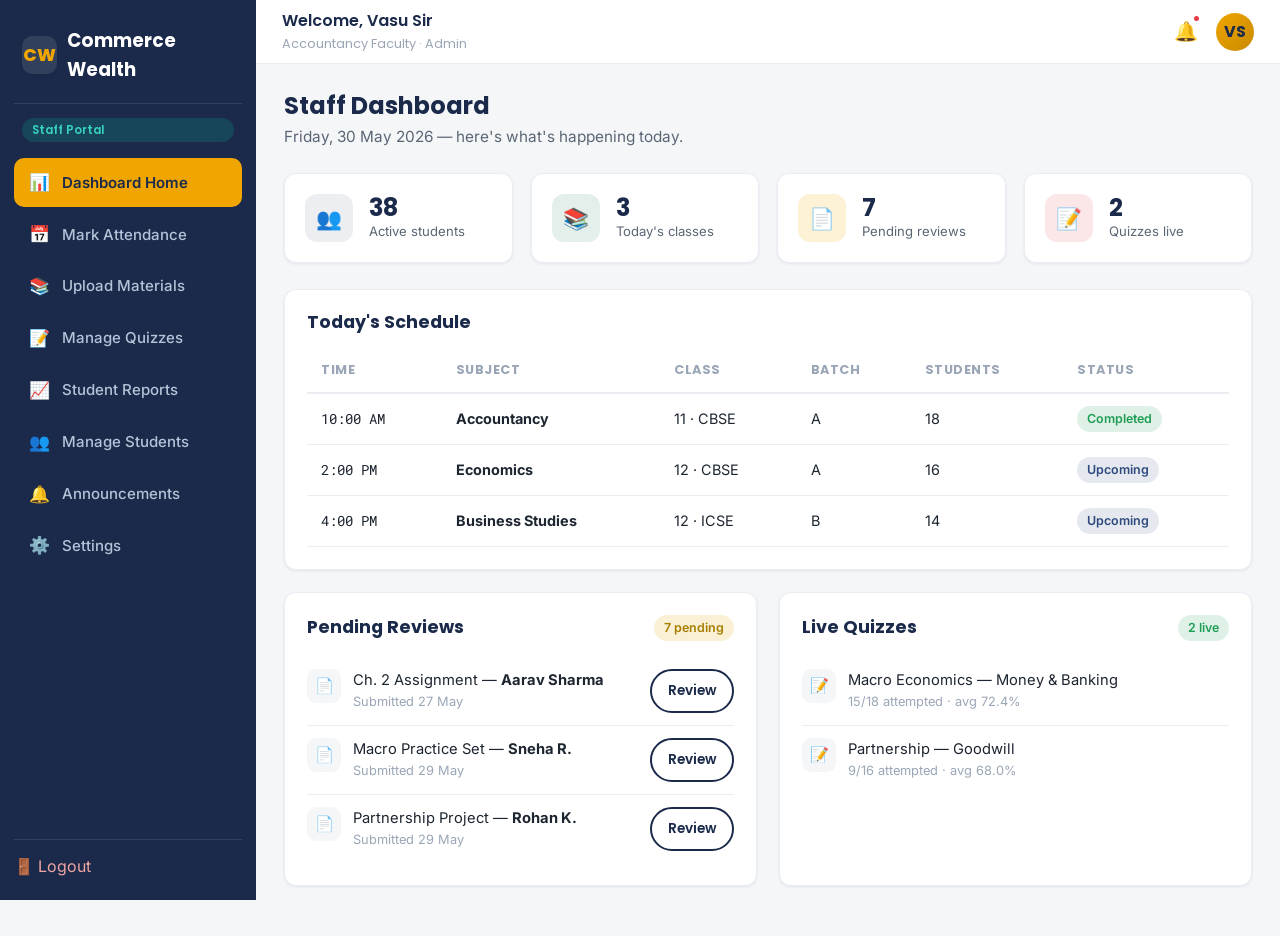
<file: staff-dashboard.html>
<!DOCTYPE html>
<html lang="en">
<head>
  <meta charset="UTF-8" />
  <meta name="viewport" content="width=device-width, initial-scale=1.0" />
  <title>Staff Dashboard — Commerce Wealth</title>
  <meta name="description" content="Commerce Wealth staff portal — attendance, materials, quizzes, reports and student management." />
  <link rel="preconnect" href="https://fonts.googleapis.com" />
  <link rel="preconnect" href="https://fonts.gstatic.com" crossorigin />
  <link href="https://fonts.googleapis.com/css2?family=Poppins:wght@500;600;700;800&family=Inter:wght@400;500;600&family=Roboto+Mono:wght@500;700&display=swap" rel="stylesheet" />
  <link rel="stylesheet" href="css/styles.css" />
  <link rel="stylesheet" href="css/dashboard.css" />
</head>
<body class="dash">
  <div class="dash-layout">
    <aside class="sidebar">
      <a href="index.html" class="brand"><span class="brand-mark">CW</span>Commerce Wealth</a>
      <span class="role-pill" style="background:rgba(13,148,136,.25);color:#37d3bd">Staff Portal</span>
      <nav class="side-nav">
        <a href="#" data-panel="home" class="active"><span class="ic">📊</span> Dashboard Home</a>
        <a href="#" data-panel="attendance"><span class="ic">📅</span> Mark Attendance</a>
        <a href="#" data-panel="upload"><span class="ic">📚</span> Upload Materials</a>
        <a href="#" data-panel="quizzes"><span class="ic">📝</span> Manage Quizzes</a>
        <a href="#" data-panel="reports"><span class="ic">📈</span> Student Reports</a>
        <a href="#" data-panel="students"><span class="ic">👥</span> Manage Students</a>
        <a href="#" data-panel="announce"><span class="ic">🔔</span> Announcements</a>
        <a href="#" data-panel="settings"><span class="ic">⚙️</span> Settings</a>
      </nav>
      <div class="side-foot"><a href="login.html"><span class="ic">🚪</span> Logout</a></div>
    </aside>
    <div class="backdrop"></div>

    <div class="dash-main">
      <header class="topbar">
        <div class="flex aic gap">
          <button class="menu-btn" aria-label="Menu">☰</button>
          <div class="welcome">Welcome, Vasu Sir<small>Accountancy Faculty · Admin</small></div>
        </div>
        <div class="topbar-right"><span class="bell">🔔<span class="dot"></span></span><div class="avatar-sm">VS</div></div>
      </header>

      <main class="dash-content">

        <!-- HOME -->
        <section class="panel active" id="panel-home">
          <h1 class="page-title">Staff Dashboard</h1>
          <p class="page-sub">Friday, 30 May 2026 — here's what's happening today.</p>
          <div class="stat-cards" id="staff-stats"></div>
          <div class="dcard">
            <div class="dcard-head"><h3>Today's Schedule</h3></div>
            <div class="dtable-wrap"><table class="dtable" id="staff-today"></table></div>
          </div>
          <div class="dash-grid dg-2">
            <div class="dcard"><div class="dcard-head"><h3>Pending Reviews</h3><span class="pill amber">7 pending</span></div>
              <ul class="feed">
                <li><span class="fic">📄</span><div style="flex:1">Ch. 2 Assignment — <b>Aarav Sharma</b><div class="when">Submitted 27 May</div></div><button class="btn btn-sm btn-outline">Review</button></li>
                <li><span class="fic">📄</span><div style="flex:1">Macro Practice Set — <b>Sneha R.</b><div class="when">Submitted 29 May</div></div><button class="btn btn-sm btn-outline">Review</button></li>
                <li><span class="fic">📄</span><div style="flex:1">Partnership Project — <b>Rohan K.</b><div class="when">Submitted 29 May</div></div><button class="btn btn-sm btn-outline">Review</button></li>
              </ul>
            </div>
            <div class="dcard"><div class="dcard-head"><h3>Live Quizzes</h3><span class="pill green">2 live</span></div>
              <ul class="feed">
                <li><span class="fic">📝</span><div style="flex:1">Macro Economics — Money &amp; Banking<div class="when">15/18 attempted · avg 72.4%</div></div></li>
                <li><span class="fic">📝</span><div style="flex:1">Partnership — Goodwill<div class="when">9/16 attempted · avg 68.0%</div></div></li>
              </ul>
            </div>
          </div>
        </section>

        <!-- MARK ATTENDANCE -->
        <section class="panel" id="panel-attendance">
          <h1 class="page-title">Mark Today's Attendance</h1>
          <p class="page-sub">Select the class, mark each student, and submit.</p>
          <div class="dcard">
            <div class="filters">
              <input type="date" value="2026-05-30" />
              <select><option>Class 12</option><option>Class 11</option></select>
              <select><option>CBSE</option><option>ICSE</option><option>JAK</option></select>
              <select><option>Accountancy</option><option>Economics</option><option>Business Studies</option></select>
              <select><option>Batch A</option><option>Batch B</option></select>
              <button class="btn btn-sm btn-secondary" id="mark-all">Mark All Present</button>
            </div>
            <div class="dtable-wrap"><table class="dtable" id="att-roster"></table></div>
            <div class="field-row mt-2">
              <div class="field"><label>Topic Covered Today</label><input type="text" placeholder="e.g. Partnership — Admission, Goodwill methods" /></div>
              <div class="field"><label>Homework / Assignment</label><input type="text" placeholder="e.g. TS Grewal Ex 4.2, Q1–10" /></div>
            </div>
            <form data-demo>
              <button class="btn btn-primary" type="submit">Submit Attendance</button>
              <div class="form-success">✓ Attendance submitted. Parents of absent students notified via WhatsApp. <em>(Demo)</em></div>
            </form>
          </div>
        </section>

        <!-- UPLOAD -->
        <section class="panel" id="panel-upload">
          <h1 class="page-title">Upload Study Material</h1>
          <p class="page-sub">Share notes, practice sheets and papers with your students.</p>
          <div class="dash-grid dg-2">
            <div class="dcard">
              <div class="dcard-head"><h3>New Upload</h3></div>
              <form data-demo>
                <div class="field"><label>Title</label><input type="text" placeholder="e.g. Money &amp; Banking — Complete Notes" required /></div>
                <div class="field-row">
                  <div class="field"><label>Subject</label><select><option>Accountancy</option><option>Economics</option><option>Business Studies</option></select></div>
                  <div class="field"><label>Class</label><select><option>11th</option><option>12th</option></select></div>
                </div>
                <div class="field-row">
                  <div class="field"><label>Material Type</label><select><option>Notes</option><option>Solved Examples</option><option>Practice Sheet</option><option>Previous Year Paper</option><option>Formula Sheet</option></select></div>
                  <div class="field"><label>Board</label><select><option>All</option><option>CBSE</option><option>ICSE</option><option>JAK</option></select></div>
                </div>
                <div class="field"><label>File (PDF, max 25 MB)</label><div class="upload-zone"><div class="ic">📤</div>Click to choose a PDF or drag it here</div></div>
                <button class="btn btn-primary btn-block" type="submit">Upload Material</button>
                <div class="form-success">✓ Material uploaded and published to students. <em>(Demo)</em></div>
              </form>
            </div>
            <div class="dcard">
              <div class="dcard-head"><h3>Uploaded Materials</h3></div>
              <div class="dtable-wrap"><table class="dtable" id="uploaded-mgr"></table></div>
            </div>
          </div>
        </section>

        <!-- QUIZZES -->
        <section class="panel" id="panel-quizzes">
          <h1 class="page-title">Quiz Manager</h1>
          <p class="page-sub">Create quizzes, build questions, and review analytics.</p>
          <div class="dash-grid dg-2">
            <div class="dcard">
              <div class="dcard-head"><h3>Create New Quiz</h3></div>
              <form data-demo>
                <div class="field"><label>Quiz Title</label><input type="text" placeholder="e.g. Money &amp; Banking — Chapter Test" required /></div>
                <div class="field-row">
                  <div class="field"><label>Subject</label><select><option>Accountancy</option><option>Economics</option><option>Business Studies</option></select></div>
                  <div class="field"><label>Difficulty</label><select><option>Easy</option><option>Medium</option><option>Hard</option><option>Mixed</option></select></div>
                </div>
                <div class="field-row">
                  <div class="field"><label>Duration (min)</label><input type="number" value="20" /></div>
                  <div class="field"><label>Passing %</label><input type="number" value="60" /></div>
                </div>
                <div class="field-row">
                  <div class="field"><label>Available From</label><input type="datetime-local" /></div>
                  <div class="field"><label>Due Date</label><input type="datetime-local" /></div>
                </div>
                <div class="checkbox-row mb-2">
                  <label class="check"><input type="checkbox" checked /> Shuffle questions</label>
                  <label class="check"><input type="checkbox" checked /> Shuffle options</label>
                </div>
                <div class="flex gap"><button class="btn btn-outline" type="submit">Save as Draft</button><button class="btn btn-primary" type="submit">Publish Quiz</button></div>
                <div class="form-success">✓ Quiz created. Add questions from the Question Bank to publish. <em>(Demo)</em></div>
              </form>
            </div>
            <div class="dcard">
              <div class="dcard-head"><h3>Quiz Analytics — Money &amp; Banking</h3></div>
              <div class="stat-cards" style="grid-template-columns:1fr 1fr;margin-bottom:14px">
                <div class="stat"><div class="ic b1">✅</div><div><div class="val">15/18</div><div class="lbl">Attempted</div></div></div>
                <div class="stat"><div class="ic b2">📊</div><div><div class="val">72.4%</div><div class="lbl">Avg score</div></div></div>
              </div>
              <div class="dcard-head"><h3 style="font-size:.95rem">Question-Level Analytics</h3></div>
              <div class="dtable-wrap"><table class="dtable" id="qbank-table"></table></div>
              <div class="alert warn">⚠️ Q2 (Money multiplier) had only 47% accuracy — consider revisiting in class.</div>
            </div>
          </div>
        </section>

        <!-- REPORTS -->
        <section class="panel" id="panel-reports">
          <h1 class="page-title">Student Reports</h1>
          <p class="page-sub">View batch aggregates or drill into an individual student.</p>
          <div class="dcard">
            <div class="filters">
              <input type="search" placeholder="Search student by name / roll..." />
              <select><option>Class 12</option><option>Class 11</option></select>
              <select><option>Batch A</option><option>Batch B</option></select>
              <select><option>This Month</option><option>This Week</option><option>This Quarter</option></select>
              <button class="btn btn-sm btn-outline">Export PDF</button>
              <button class="btn btn-sm btn-outline">Export Excel</button>
            </div>
            <div class="dcard-head"><h3>Batch A — Aggregate Report</h3></div>
            <div class="dtable-wrap"><table class="dtable compact" id="batch-report"></table></div>
          </div>
        </section>

        <!-- STUDENTS -->
        <section class="panel" id="panel-students">
          <h1 class="page-title">Student Manager</h1>
          <p class="page-sub">Add, edit and manage student &amp; parent accounts.</p>
          <div class="dash-grid dg-3-1">
            <div class="dcard">
              <div class="dcard-head"><h3>All Students</h3><button class="btn btn-sm btn-primary" onclick="document.getElementById('add-student').scrollIntoView({behavior:'smooth'})">+ Add Student</button></div>
              <div class="dtable-wrap"><table class="dtable" id="roster-table"></table></div>
            </div>
            <div class="dcard" id="add-student">
              <div class="dcard-head"><h3>Add New Student</h3></div>
              <form data-demo>
                <div class="field"><label>Student Name</label><input type="text" required /></div>
                <div class="field-row">
                  <div class="field"><label>Class</label><select><option>11th</option><option>12th</option></select></div>
                  <div class="field"><label>Board</label><select><option>CBSE</option><option>ICSE</option><option>JAK</option></select></div>
                </div>
                <div class="field"><label>Parent Phone</label><input type="tel" placeholder="+91" /></div>
                <div class="field"><label>Subjects</label>
                  <div class="checkbox-row"><label class="check"><input type="checkbox" checked/> Acc</label><label class="check"><input type="checkbox" checked/> Eco</label><label class="check"><input type="checkbox" checked/> BS</label></div>
                </div>
                <button class="btn btn-primary btn-block" type="submit">Create Account</button>
                <div class="form-success">✓ Student created (CW-2026-0043). Parent credentials sent via WhatsApp. <em>(Demo)</em></div>
              </form>
            </div>
          </div>
        </section>

        <!-- ANNOUNCE -->
        <section class="panel" id="panel-announce">
          <h1 class="page-title">Send Announcement</h1>
          <p class="page-sub">Reach students and parents across channels.</p>
          <div class="dash-grid dg-2">
            <div class="dcard">
              <div class="dcard-head"><h3>New Announcement</h3></div>
              <form data-demo>
                <div class="field"><label>Title</label><input type="text" placeholder="e.g. Holiday on 5th June" required /></div>
                <div class="field"><label>Message</label><textarea placeholder="Write your message..."></textarea></div>
                <div class="field-row">
                  <div class="field"><label>Audience</label><select><option>All Students</option><option>Class 11 Only</option><option>Class 12 Only</option><option>Specific Batch</option></select></div>
                  <div class="field"><label>Priority</label><select><option>Normal</option><option>Important</option><option>Urgent</option></select></div>
                </div>
                <div class="field"><label>Channels</label><div class="checkbox-row"><label class="check"><input type="checkbox" checked/> In-app</label><label class="check"><input type="checkbox"/> WhatsApp</label><label class="check"><input type="checkbox"/> SMS</label></div></div>
                <button class="btn btn-primary btn-block" type="submit">Send Announcement</button>
                <div class="form-success">✓ Announcement sent. <em>(Demo)</em></div>
              </form>
            </div>
            <div class="dcard">
              <div class="dcard-head"><h3>Announcement History</h3></div>
              <div class="dtable-wrap"><table class="dtable" id="announce-history"></table></div>
            </div>
          </div>
        </section>

        <!-- SETTINGS -->
        <section class="panel" id="panel-settings">
          <h1 class="page-title">Settings</h1>
          <p class="page-sub">Manage your staff profile.</p>
          <div class="dcard" style="max-width:520px">
            <form data-demo>
              <div class="field"><label>Name</label><input type="text" value="Vasu Sir" /></div>
              <div class="field"><label>Email</label><input type="email" value="vasu@commercewealth.in" /></div>
              <div class="field"><label>Subject</label><input type="text" value="Accountancy" /></div>
              <button class="btn btn-primary" type="submit">Save Changes</button>
              <div class="form-success">✓ Saved. <em>(Demo)</em></div>
            </form>
          </div>
        </section>

      </main>
    </div>
  </div>

  <script src="js/data.js"></script>
  <script src="js/dashboard.js"></script>
  <script src="js/staff.js"></script>
</body>
</html>
</file>
<file: css/styles.css>
/* ============================================================
   Commerce Wealth — Global Stylesheet
   Brand: Navy #1B2A4A · Gold #F0A500 · Emerald #1B7A5A
   ============================================================ */

/* ---------- Design Tokens ---------- */
:root {
  --navy: #1B2A4A;
  --navy-700: #243a64;
  --navy-600: #2f4a7e;
  --gold: #F0A500;
  --gold-dark: #c98a00;
  --emerald: #1B7A5A;
  --emerald-light: #2aa37a;
  --red: #E63946;
  --white: #FFFFFF;
  --grey-50: #F4F6F8;
  --grey-100: #eaeef3;
  --grey-200: #d8dee7;
  --grey-400: #9aa6b6;
  --grey-600: #5b6675;
  --ink: #1d2530;

  --green-flag: #1f9d55;
  --amber-flag: #d9a200;

  --shadow-sm: 0 1px 3px rgba(27, 42, 74, 0.08);
  --shadow: 0 6px 20px rgba(27, 42, 74, 0.10);
  --shadow-lg: 0 18px 50px rgba(27, 42, 74, 0.18);

  --radius: 12px;
  --radius-sm: 8px;
  --radius-lg: 20px;

  --font-head: 'Poppins', 'Segoe UI', sans-serif;
  --font-body: 'Inter', 'Segoe UI', sans-serif;
  --font-mono: 'Roboto Mono', 'Consolas', monospace;

  --container: 1180px;
  --header-h: 72px;
}

/* ---------- Reset ---------- */
*, *::before, *::after { box-sizing: border-box; margin: 0; padding: 0; }
html { scroll-behavior: smooth; }
body {
  font-family: var(--font-body);
  color: var(--ink);
  background: var(--white);
  line-height: 1.6;
  -webkit-font-smoothing: antialiased;
}
h1, h2, h3, h4, h5 { font-family: var(--font-head); font-weight: 700; line-height: 1.2; color: var(--navy); }
a { color: inherit; text-decoration: none; }
img { max-width: 100%; display: block; }
ul { list-style: none; }
button { font-family: inherit; cursor: pointer; border: none; background: none; }
input, select, textarea { font-family: inherit; font-size: 1rem; }

/* ---------- Layout helpers ---------- */
.container { width: 100%; max-width: var(--container); margin: 0 auto; padding: 0 24px; }
.section { padding: 80px 0; }
.section-sm { padding: 56px 0; }
.bg-grey { background: var(--grey-50); }
.bg-navy { background: var(--navy); color: #dfe6f1; }
.bg-navy h1, .bg-navy h2, .bg-navy h3 { color: var(--white); }
.text-center { text-align: center; }
.eyebrow {
  display: inline-block; font-family: var(--font-head); font-weight: 600;
  letter-spacing: .12em; text-transform: uppercase; font-size: .78rem;
  color: var(--gold-dark); margin-bottom: 14px;
}
.bg-navy .eyebrow { color: var(--gold); }
.section-title { font-size: clamp(1.7rem, 3.5vw, 2.5rem); margin-bottom: 16px; }
.section-lead { max-width: 680px; margin: 0 auto 12px; color: var(--grey-600); font-size: 1.08rem; }
.bg-navy .section-lead { color: #b9c4d8; }
.section-head { margin-bottom: 48px; }

/* ---------- Buttons ---------- */
.btn {
  display: inline-flex; align-items: center; justify-content: center; gap: 8px;
  padding: 13px 26px; border-radius: 50px; font-family: var(--font-head);
  font-weight: 600; font-size: .98rem; transition: all .2s ease; white-space: nowrap;
}
.btn-primary { background: var(--gold); color: var(--navy); box-shadow: 0 6px 18px rgba(240,165,0,.35); }
.btn-primary:hover { background: var(--gold-dark); transform: translateY(-2px); }
.btn-secondary { background: var(--emerald); color: #fff; }
.btn-secondary:hover { background: var(--emerald-light); transform: translateY(-2px); }
.btn-outline { background: transparent; border: 2px solid var(--navy); color: var(--navy); }
.btn-outline:hover { background: var(--navy); color: #fff; }
.btn-ghost-light { background: rgba(255,255,255,.12); color: #fff; border: 1.5px solid rgba(255,255,255,.4); }
.btn-ghost-light:hover { background: #fff; color: var(--navy); }
.btn-block { width: 100%; }
.btn-sm { padding: 8px 16px; font-size: .85rem; }

/* ---------- Header / Nav ---------- */
.site-header {
  position: sticky; top: 0; z-index: 100; height: var(--header-h);
  background: rgba(255,255,255,.92); backdrop-filter: blur(10px);
  border-bottom: 1px solid var(--grey-100);
}
.nav { display: flex; align-items: center; justify-content: space-between; height: 100%; }
.brand { display: flex; align-items: center; gap: 10px; font-family: var(--font-head); font-weight: 700; font-size: 1.25rem; color: var(--navy); }
.brand-mark {
  width: 38px; height: 38px; border-radius: 10px; display: grid; place-items: center;
  background: linear-gradient(135deg, var(--navy), var(--navy-600));
  color: var(--gold); font-weight: 800; font-size: 1.1rem; box-shadow: var(--shadow-sm);
}
.brand span { color: var(--gold); }
.nav-links { display: flex; align-items: center; gap: 30px; }
/* the in-menu Login button is for the mobile dropdown only; .nav-cta covers desktop */
.nav-links > .btn { display: none; }
.nav-links a { font-weight: 500; color: var(--navy-700); font-size: .96rem; transition: color .15s; }
.nav-links a:hover, .nav-links a.active { color: var(--gold-dark); }
.nav-cta { display: flex; align-items: center; gap: 12px; }
.nav-toggle { display: none; flex-direction: column; gap: 5px; padding: 8px; }
.nav-toggle span { width: 24px; height: 2px; background: var(--navy); border-radius: 2px; transition: .2s; }

@media (max-width: 920px) {
  .nav-links, .nav-cta .btn { display: none; }
  .nav-toggle { display: flex; }
  .nav-links.open {
    display: flex; flex-direction: column; gap: 4px; position: absolute;
    top: var(--header-h); left: 0; right: 0; background: #fff; padding: 16px 24px 24px;
    box-shadow: var(--shadow); border-bottom: 1px solid var(--grey-100);
  }
  .nav-links.open a { padding: 12px 0; border-bottom: 1px solid var(--grey-100); width: 100%; }
  .nav-links.open .btn { display: inline-flex; margin-top: 10px; }
}

/* ---------- Hero ---------- */
.hero {
  position: relative; overflow: hidden; color: #e7edf7;
  background:
    radial-gradient(900px 500px at 85% -10%, rgba(240,165,0,.20), transparent 60%),
    radial-gradient(700px 500px at 5% 110%, rgba(27,122,90,.30), transparent 55%),
    linear-gradient(135deg, #16223d 0%, var(--navy) 55%, #15294a 100%);
}
.hero-inner { display: grid; grid-template-columns: 1.15fr .85fr; gap: 50px; align-items: center; padding: 84px 0 90px; }
.hero-inner > * { min-width: 0; } /* allow grid children to shrink below content width */
.hero h1 { color: #fff; font-size: clamp(2.2rem, 5vw, 3.5rem); letter-spacing: -.5px; }
.hero h1 .accent { color: var(--gold); }
.hero p.lead { color: #c2cee2; font-size: 1.18rem; margin: 20px 0 30px; max-width: 560px; }
.hero-actions { display: flex; gap: 14px; flex-wrap: wrap; }
.trust-strip { display: flex; flex-wrap: wrap; gap: 8px 26px; margin-top: 38px; color: #aebbd2; font-size: .92rem; }
.trust-strip span { display: inline-flex; align-items: center; gap: 8px; min-width: 0; }
.trust-strip .dot { color: var(--gold); }

.hero-card {
  background: rgba(255,255,255,.06); border: 1px solid rgba(255,255,255,.14);
  border-radius: var(--radius-lg); padding: 26px; backdrop-filter: blur(6px);
}
.hero-card h3 { color: #fff; font-size: 1.05rem; margin-bottom: 16px; }
.hero-stats { display: grid; grid-template-columns: 1fr 1fr; gap: 14px; }
.hero-stat { background: rgba(255,255,255,.05); border-radius: var(--radius); padding: 16px; }
.hero-stat .num { font-family: var(--font-head); font-size: 1.8rem; font-weight: 700; color: var(--gold); }
.hero-stat .lbl { font-size: .82rem; color: #b8c4d9; }

@media (max-width: 880px) {
  .hero-inner { grid-template-columns: 1fr; gap: 36px; padding: 56px 0 64px; }
}

/* ---------- Page hero (inner pages) ---------- */
.page-hero { padding: 70px 0 60px; text-align: center;
  background:
    radial-gradient(700px 380px at 80% -20%, rgba(240,165,0,.18), transparent 60%),
    linear-gradient(135deg, #16223d, var(--navy)); color: #d7e0ef; }
.page-hero h1 { color: #fff; font-size: clamp(2rem, 4.5vw, 3rem); }
.page-hero p { max-width: 640px; margin: 16px auto 0; color: #b9c4d8; font-size: 1.1rem; }
.crumb { color: #93a2bd; font-size: .85rem; margin-bottom: 14px; }
.crumb a:hover { color: var(--gold); }

/* ---------- Cards / Grids ---------- */
.grid { display: grid; gap: 24px; }
.grid-2 { grid-template-columns: repeat(2, 1fr); }
.grid-3 { grid-template-columns: repeat(3, 1fr); }
.grid-4 { grid-template-columns: repeat(4, 1fr); }
@media (max-width: 900px) { .grid-3, .grid-4 { grid-template-columns: repeat(2, 1fr); } }
@media (max-width: 620px) { .grid-2, .grid-3, .grid-4 { grid-template-columns: 1fr; } }

.card {
  background: #fff; border: 1px solid var(--grey-100); border-radius: var(--radius);
  padding: 28px; box-shadow: var(--shadow-sm); transition: transform .2s, box-shadow .2s;
}
.card.hover:hover { transform: translateY(-4px); box-shadow: var(--shadow); }
.card-icon {
  width: 52px; height: 52px; border-radius: 14px; display: grid; place-items: center;
  font-size: 1.5rem; margin-bottom: 16px; background: var(--grey-50); color: var(--navy);
}
.card-icon.gold { background: rgba(240,165,0,.15); color: var(--gold-dark); }
.card-icon.emerald { background: rgba(27,122,90,.12); color: var(--emerald); }
.card-icon.navy { background: rgba(27,42,74,.08); color: var(--navy); }
.card h3 { font-size: 1.2rem; margin-bottom: 10px; }
.card p { color: var(--grey-600); font-size: .96rem; }

/* feature tag list */
.tag-list { display: flex; flex-wrap: wrap; gap: 8px; margin-top: 14px; }
.tag { font-size: .8rem; padding: 4px 12px; border-radius: 50px; background: var(--grey-50); color: var(--navy-700); border: 1px solid var(--grey-100); }

/* ---------- Subject snapshot table ---------- */
.table-wrap { overflow-x: auto; border-radius: var(--radius); border: 1px solid var(--grey-100); box-shadow: var(--shadow-sm); }
table.data { width: 100%; border-collapse: collapse; background: #fff; min-width: 560px; }
table.data th { background: var(--navy); color: #fff; text-align: left; padding: 14px 16px; font-family: var(--font-head); font-size: .9rem; font-weight: 600; }
table.data td { padding: 13px 16px; border-bottom: 1px solid var(--grey-100); font-size: .92rem; vertical-align: top; }
table.data tbody tr:nth-child(even) { background: var(--grey-50); }
table.data tbody tr:hover { background: #fff8e8; }

/* ---------- Boards ---------- */
.board-card { text-align: left; }
.board-card .badge { display: inline-block; font-weight: 700; font-family: var(--font-head); color: var(--gold-dark); margin-bottom: 8px; }

/* ---------- Founders ---------- */
.founder { display: grid; grid-template-columns: 120px 1fr; gap: 22px; align-items: start; }
.founder .avatar {
  width: 120px; height: 120px; border-radius: 20px; display: grid; place-items: center;
  font-family: var(--font-head); font-weight: 700; font-size: 2.4rem; color: #fff;
  background: linear-gradient(135deg, var(--navy), var(--navy-600));
}
.founder .avatar.gold { background: linear-gradient(135deg, var(--gold), var(--gold-dark)); color: var(--navy); }
.founder h3 { font-size: 1.3rem; }
.founder .role { color: var(--emerald); font-weight: 600; font-size: .9rem; margin-bottom: 10px; }
.quote-block { border-left: 3px solid var(--gold); padding: 4px 0 4px 16px; font-style: italic; color: var(--grey-600); margin: 14px 0; }
@media (max-width: 560px) { .founder { grid-template-columns: 1fr; } }

/* ---------- Testimonials ---------- */
.testimonial { background: #fff; border-radius: var(--radius); padding: 26px; border: 1px solid var(--grey-100); box-shadow: var(--shadow-sm); position: relative; }
.testimonial::before { content: "\201C"; font-family: Georgia, serif; font-size: 4rem; color: var(--gold); opacity: .35; position: absolute; top: 6px; left: 18px; line-height: 1; }
.testimonial p { font-style: italic; color: var(--ink); margin: 14px 0 18px; position: relative; z-index: 1; }
.testimonial .who { font-weight: 600; color: var(--navy); font-family: var(--font-head); font-size: .92rem; }
.testimonial .meta { color: var(--grey-400); font-size: .82rem; }
.stars { color: var(--gold); letter-spacing: 2px; }

/* ---------- CTA banner ---------- */
.cta-banner { text-align: center;
  background: linear-gradient(135deg, var(--emerald), #14624a); color: #fff; border-radius: var(--radius-lg);
  padding: 56px 40px; box-shadow: var(--shadow);
}
.cta-banner h2 { color: #fff; font-size: clamp(1.6rem, 3.5vw, 2.2rem); }
.cta-banner p { color: #d5f0e6; max-width: 600px; margin: 14px auto 26px; }
.cta-actions { display: flex; gap: 14px; justify-content: center; flex-wrap: wrap; }

/* ---------- Stats band ---------- */
.stat-band { display: grid; grid-template-columns: repeat(4,1fr); gap: 20px; }
.stat-item { text-align: center; padding: 18px; }
.stat-item .big { font-family: var(--font-head); font-size: clamp(2rem,4vw,2.8rem); font-weight: 700; color: var(--gold); }
.stat-item .cap { color: #b9c4d8; font-size: .92rem; margin-top: 4px; }
@media (max-width: 620px) { .stat-band { grid-template-columns: 1fr 1fr; } }

/* ---------- Footer ---------- */
.site-footer { background: #131f38; color: #aab6cd; padding: 60px 0 26px; }
.footer-grid { display: grid; grid-template-columns: 2fr 1fr 1fr 1.4fr; gap: 36px; }
.site-footer h4 { color: #fff; font-size: 1rem; margin-bottom: 16px; }
.site-footer a:hover { color: var(--gold); }
.footer-links li { margin-bottom: 10px; font-size: .92rem; }
.footer-about .brand { color: #fff; margin-bottom: 14px; }
.footer-about p { font-size: .92rem; max-width: 280px; }
.socials { display: flex; gap: 10px; margin-top: 16px; }
.socials a { width: 38px; height: 38px; border-radius: 10px; background: rgba(255,255,255,.08); display: grid; place-items: center; font-size: .9rem; }
.socials a:hover { background: var(--gold); color: var(--navy); }
.footer-contact li { font-size: .92rem; margin-bottom: 10px; display: flex; gap: 10px; }
.footer-bottom { border-top: 1px solid rgba(255,255,255,.08); margin-top: 40px; padding-top: 20px; text-align: center; font-size: .85rem; color: #8493b0; }
@media (max-width: 860px) { .footer-grid { grid-template-columns: 1fr 1fr; } }
@media (max-width: 520px) { .footer-grid { grid-template-columns: 1fr; } }

/* ---------- Two-column content ---------- */
.split { display: grid; grid-template-columns: 1fr 1fr; gap: 50px; align-items: center; }
@media (max-width: 800px) { .split { grid-template-columns: 1fr; gap: 30px; } }
.prose p { color: var(--grey-600); margin-bottom: 16px; }
.value-list li { display: flex; gap: 14px; margin-bottom: 18px; }
.value-list .ic { flex: 0 0 auto; width: 40px; height: 40px; border-radius: 10px; background: rgba(240,165,0,.15); color: var(--gold-dark); display: grid; place-items: center; font-size: 1.1rem; }
.value-list strong { display: block; color: var(--navy); font-family: var(--font-head); }
.value-list span { color: var(--grey-600); font-size: .94rem; }

/* compare table emphasis */
table.compare td:last-child { color: var(--emerald); font-weight: 600; }
table.compare td:nth-child(1) { color: var(--grey-600); }

/* ---------- FAQ ---------- */
.faq-item { background: #fff; border: 1px solid var(--grey-100); border-radius: var(--radius); margin-bottom: 12px; overflow: hidden; box-shadow: var(--shadow-sm); }
.faq-q { width: 100%; text-align: left; padding: 18px 22px; font-family: var(--font-head); font-weight: 600; color: var(--navy); display: flex; justify-content: space-between; align-items: center; gap: 16px; font-size: 1rem; }
.faq-q .chev { transition: transform .2s; color: var(--gold-dark); flex: 0 0 auto; }
.faq-item.open .chev { transform: rotate(180deg); }
.faq-a { max-height: 0; overflow: hidden; transition: max-height .25s ease; }
.faq-a-inner { padding: 0 22px 18px; color: var(--grey-600); }

/* ---------- Forms ---------- */
.form-card { background: #fff; border: 1px solid var(--grey-100); border-radius: var(--radius-lg); padding: 34px; box-shadow: var(--shadow); }
.field { margin-bottom: 18px; }
.field label { display: block; font-weight: 600; font-size: .9rem; color: var(--navy); margin-bottom: 7px; font-family: var(--font-head); }
.field input, .field select, .field textarea {
  width: 100%; padding: 12px 14px; border: 1.5px solid var(--grey-200); border-radius: var(--radius-sm);
  background: #fff; color: var(--ink); transition: border .15s, box-shadow .15s;
}
.field input:focus, .field select:focus, .field textarea:focus {
  outline: none; border-color: var(--gold); box-shadow: 0 0 0 3px rgba(240,165,0,.18);
}
.field textarea { resize: vertical; min-height: 110px; }
.field-row { display: grid; grid-template-columns: 1fr 1fr; gap: 16px; }
@media (max-width: 560px) { .field-row { grid-template-columns: 1fr; } }
.checkbox-row { display: flex; flex-wrap: wrap; gap: 14px; }
.check { display: flex; align-items: center; gap: 8px; font-size: .92rem; color: var(--grey-600); }
.check input { width: auto; }
.form-note { font-size: .85rem; color: var(--grey-400); margin-top: 14px; }
.form-success { background: rgba(27,122,90,.1); border: 1px solid var(--emerald); color: var(--emerald); padding: 14px 16px; border-radius: var(--radius-sm); margin-top: 16px; font-size: .92rem; display: none; }
.form-success.show { display: block; }

/* contact info list */
.info-list li { display: flex; gap: 14px; margin-bottom: 20px; align-items: flex-start; }
.info-list .ic { flex: 0 0 auto; width: 44px; height: 44px; border-radius: 12px; background: var(--navy); color: var(--gold); display: grid; place-items: center; font-size: 1.1rem; }
.info-list strong { display: block; color: var(--navy); font-family: var(--font-head); }
.info-list span, .info-list a { color: var(--grey-600); font-size: .94rem; }

/* map placeholder */
.map-embed { border-radius: var(--radius); overflow: hidden; border: 1px solid var(--grey-100); box-shadow: var(--shadow-sm); }
.map-embed iframe { width: 100%; height: 340px; border: 0; display: block; }

/* ---------- Blog ---------- */
.blog-card { display: flex; flex-direction: column; overflow: hidden; padding: 0; }
.blog-thumb { height: 150px; background: linear-gradient(135deg, var(--navy), var(--navy-600)); display: grid; place-items: center; color: var(--gold); font-size: 2.4rem; }
.blog-thumb.g2 { background: linear-gradient(135deg, var(--emerald), #14624a); color: #fff; }
.blog-thumb.g3 { background: linear-gradient(135deg, var(--gold), var(--gold-dark)); color: var(--navy); }
.blog-body { padding: 22px; flex: 1; display: flex; flex-direction: column; }
.blog-body .cat { font-size: .78rem; text-transform: uppercase; letter-spacing: .08em; color: var(--gold-dark); font-weight: 600; }
.blog-body h3 { font-size: 1.12rem; margin: 8px 0 10px; }
.blog-body p { color: var(--grey-600); font-size: .92rem; flex: 1; }
.blog-body .read { margin-top: 14px; color: var(--emerald); font-weight: 600; font-size: .9rem; }

/* utilities */
.mt-0{margin-top:0}.mt-1{margin-top:8px}.mt-2{margin-top:16px}.mt-3{margin-top:24px}.mt-4{margin-top:40px}
.mb-2{margin-bottom:16px}.mb-3{margin-bottom:24px}
.muted{color:var(--grey-600)}
.hide{display:none!important}
.flex{display:flex}.between{justify-content:space-between}.aic{align-items:center}.gap{gap:12px}.wrap{flex-wrap:wrap}

/* ============================================================
   Responsive refinements (public pages)
   ============================================================ */
html, body { overflow-x: hidden; max-width: 100%; }
*:focus-visible { outline: 2px solid var(--gold); outline-offset: 2px; border-radius: 4px; }
/* let grid/flex children shrink instead of forcing the page wider than the viewport */
.split > *, .hero-inner > *, .grid > *, .stat-band > *, .footer-grid > * { min-width: 0; }
/* long headings/words wrap instead of overflowing */
h1, h2, h3, .section-title, .page-hero h1, .hero h1 { overflow-wrap: break-word; }

/* Tablet */
@media (max-width: 920px) {
  .container { padding: 0 20px; }
  .nav-links.open { gap: 2px; }
  .nav-links.open a { font-size: 1.02rem; }
  .nav-links.open .btn { width: 100%; justify-content: center; }
}

/* Phones */
@media (max-width: 600px) {
  :root { --header-h: 64px; }
  .section { padding: 52px 0; }
  .section-sm { padding: 40px 0; }
  .section-head { margin-bottom: 32px; }
  .container { padding: 0 16px; }

  .btn { padding: 13px 22px; }
  .nav-links.open a { padding: 14px 2px; }

  /* hero */
  .hero .container { padding: 0 22px; }
  .hero-inner { padding: 48px 4px 56px; gap: 32px; }
  .hero h1 { font-size: 2.1rem; line-height: 1.18; }
  .hero p.lead { font-size: 1.06rem; margin: 18px 0 28px; }
  .hero-actions { gap: 12px; }
  .hero-actions .btn { width: 100%; }
  .trust-strip { gap: 10px 18px; margin-top: 30px; font-size: .88rem; }
  .hero-card { padding: 24px 22px; }
  .hero-card h3 { margin-bottom: 18px; }
  .hero-stats { gap: 12px; }
  .hero-stat { padding: 16px 14px; }
  .hero-stat .num { font-size: 1.55rem; }

  /* inner page hero */
  .page-hero { padding: 52px 0 44px; }
  .page-hero h1 { font-size: 1.85rem; }
  .page-hero p { font-size: 1rem; }
  .crumb { font-size: .8rem; }

  /* sections */
  .section-title { font-size: 1.6rem; }
  .section-lead { font-size: 1rem; }
  .split { gap: 26px; }

  /* CTA */
  .cta-banner { padding: 40px 22px; }
  .cta-actions .btn { width: 100%; }

  /* founders centered when stacked */
  .founder { text-align: center; justify-items: center; }
  .founder .avatar { margin: 0 auto; }
  .quote-block { text-align: left; }

  .form-card { padding: 24px 20px; }

  .site-footer { padding: 48px 0 24px; }
  .footer-about p { max-width: none; }
}

/* very small phones */
@media (max-width: 360px) {
  .brand { font-size: 1.1rem; }
  .section-title { font-size: 1.5rem; }
  .hero h1 { font-size: 1.9rem; }
}

/* ============================================================
   Mobile: turn wide data tables into stacked cards (≤600px)
   Only applies to tables with headers (.cards, added by JS).
   ============================================================ */
@media (max-width: 600px) {
  table.data { min-width: 0; width: 100%; }

  table.data.cards { border: 0; }
  /* the wrapper no longer needs to scroll for carded tables */
  .table-wrap:has(table.cards) { overflow: visible; border: 0; box-shadow: none; background: transparent; }
  /* visually hide the header row (kept for accessibility) */
  table.data.cards thead {
    position: absolute; width: 1px; height: 1px; padding: 0; margin: -1px;
    overflow: hidden; clip: rect(0 0 0 0); white-space: nowrap; border: 0;
  }
  table.data.cards tbody tr,
  table.data.cards tbody tr:nth-child(even) {
    display: block; background: #fff; border: 1px solid var(--grey-100);
    border-radius: var(--radius); box-shadow: var(--shadow-sm);
    margin-bottom: 14px; padding: 4px 2px;
  }
  table.data.cards tbody tr:hover { background: #fff; }
  table.data.cards td {
    display: flex; gap: 16px; justify-content: space-between; align-items: baseline;
    text-align: right; border: 0; padding: 9px 14px;
  }
  table.data.cards td:not(:last-child) { border-bottom: 1px solid var(--grey-100); }
  table.data.cards td::before {
    content: attr(data-label); flex: 0 0 40%; text-align: left;
    font-family: var(--font-head); font-weight: 600; color: var(--navy);
  }
}

/* ============================================================
   Animations
   ============================================================ */

/* --- scroll reveal: elements rise + fade as they enter view --- */
[data-reveal] {
  opacity: 0;
  transform: translateY(24px);
  transition: opacity .6s cubic-bezier(.22,.61,.36,1),
              transform .6s cubic-bezier(.22,.61,.36,1);
  will-change: opacity, transform;
}
[data-reveal].in { opacity: 1; transform: none; }
/* stagger children of a revealed group */
[data-reveal-group].in > * {
  animation: reveal-up .6s cubic-bezier(.22,.61,.36,1) both;
}
[data-reveal-group].in > *:nth-child(2) { animation-delay: .08s; }
[data-reveal-group].in > *:nth-child(3) { animation-delay: .16s; }
[data-reveal-group].in > *:nth-child(4) { animation-delay: .24s; }
[data-reveal-group].in > *:nth-child(5) { animation-delay: .32s; }
[data-reveal-group].in > *:nth-child(6) { animation-delay: .40s; }

@keyframes reveal-up {
  from { opacity: 0; transform: translateY(22px); }
  to   { opacity: 1; transform: none; }
}

/* --- hero entrance on load (staggered) --- */
.hero h1,
.hero p.lead,
.hero-actions,
.hero .trust-strip,
.hero-card {
  animation: hero-in .7s cubic-bezier(.22,.61,.36,1) both;
}
.hero p.lead       { animation-delay: .12s; }
.hero-actions      { animation-delay: .24s; }
.hero .trust-strip { animation-delay: .36s; }
.hero-card         { animation-delay: .2s; }

@keyframes hero-in {
  from { opacity: 0; transform: translateY(18px); }
  to   { opacity: 1; transform: none; }
}

/* --- gentle float on the hero stat card --- */
.hero-card { animation-name: hero-in; }
@keyframes float-soft {
  0%, 100% { transform: translateY(0); }
  50%      { transform: translateY(-6px); }
}

/* --- micro-interactions --- */
.card-icon { transition: transform .25s ease; }
.card.hover:hover .card-icon { transform: scale(1.08) rotate(-3deg); }
.board-card .badge { transition: transform .2s ease; }
.board-card:hover .badge { transform: translateY(-2px); }
.btn { position: relative; overflow: hidden; }
.hero-stat { transition: transform .2s ease, background .2s ease; }
.hero-stat:hover { transform: translateY(-3px); background: rgba(255,255,255,.09); }
.testimonial { transition: transform .2s ease, box-shadow .2s ease; }
.testimonial:hover { transform: translateY(-4px); }
.social-link, .socials a { transition: transform .2s ease, color .2s ease; }
.socials a:hover { transform: translateY(-2px); }

/* --- count-up numbers don't shift layout while animating --- */
.hero-stat .num, .stat-num { font-variant-numeric: tabular-nums; }

/* --- respect reduced-motion preference --- */
@media (prefers-reduced-motion: reduce) {
  *, *::before, *::after {
    animation-duration: .001ms !important;
    animation-iteration-count: 1 !important;
    transition-duration: .001ms !important;
    scroll-behavior: auto !important;
  }
  [data-reveal] { opacity: 1 !important; transform: none !important; }
}
</file>
<file: css/dashboard.css>
/* ============================================================
   Commerce Wealth — Dashboard Stylesheet
   Shared by Student / Staff / Parent dashboards
   ============================================================ */

body.dash { background: var(--grey-50); }

.dash-layout { min-height: 100vh; padding-left: 256px; }

/* ---------- Sidebar ---------- */
.sidebar {
  background: var(--navy); color: #c3cee2; position: fixed; left: 0; top: 0; width: 256px; height: 100vh; z-index: 50;
  display: flex; flex-direction: column; padding: 20px 14px; overflow-y: auto;
}
.sidebar .brand { color: #fff; padding: 6px 8px 18px; border-bottom: 1px solid rgba(255,255,255,.1); margin-bottom: 14px; font-size: 1.15rem; }
.sidebar .brand .brand-mark { background: rgba(255,255,255,.1); }
.role-pill { display: inline-block; font-size: .72rem; font-weight: 600; padding: 3px 10px; border-radius: 50px; background: rgba(240,165,0,.2); color: var(--gold); margin: 0 8px 16px; font-family: var(--font-head); }
.side-nav { display: flex; flex-direction: column; gap: 3px; flex: 1; }
.side-nav a {
  display: flex; align-items: center; gap: 12px; padding: 11px 14px; border-radius: 10px;
  font-size: .94rem; color: #b6c2d8; transition: background .15s, color .15s; font-weight: 500;
}
.side-nav a .ic { font-size: 1.05rem; width: 22px; text-align: center; }
.side-nav a:hover { background: rgba(255,255,255,.07); color: #fff; }
.side-nav a.active { background: var(--gold); color: var(--navy); font-weight: 600; }
.side-foot { padding-top: 14px; border-top: 1px solid rgba(255,255,255,.1); margin-top: 10px; }
.side-foot a { color: #f0a5a5; }

/* ---------- Topbar ---------- */
.topbar {
  position: sticky; top: 0; z-index: 40; height: 64px; background: #fff;
  border-bottom: 1px solid var(--grey-100); display: flex; align-items: center;
  justify-content: space-between; padding: 0 26px;
}
.topbar .welcome { font-family: var(--font-head); font-weight: 600; color: var(--navy); }
.topbar .welcome small { display: block; font-weight: 400; color: var(--grey-400); font-size: .8rem; }
.topbar-right { display: flex; align-items: center; gap: 18px; }
.bell { position: relative; font-size: 1.2rem; color: var(--navy-700); }
.bell .dot { position: absolute; top: -2px; right: -3px; width: 9px; height: 9px; background: var(--red); border-radius: 50%; border: 2px solid #fff; }
.avatar-sm { width: 38px; height: 38px; border-radius: 50%; background: linear-gradient(135deg,var(--gold),var(--gold-dark)); color: var(--navy); display: grid; place-items: center; font-weight: 700; font-family: var(--font-head); }
.menu-btn { display: none; font-size: 1.5rem; color: var(--navy); }

.dash-main { display: flex; flex-direction: column; min-width: 0; }
.dash-content { padding: 28px; }
.panel { display: none; }
.panel.active { display: block; animation: fade .25s ease; }
@keyframes fade { from { opacity: 0; transform: translateY(6px); } to { opacity: 1; transform: none; } }

.page-title { font-size: 1.5rem; margin-bottom: 4px; }
.page-sub { color: var(--grey-600); margin-bottom: 24px; font-size: .96rem; }

/* ---------- Stat cards ---------- */
.stat-cards { display: grid; grid-template-columns: repeat(4,1fr); gap: 18px; margin-bottom: 26px; }
@media (max-width:1000px){ .stat-cards{ grid-template-columns: repeat(2,1fr);} }
.stat {
  background: #fff; border: 1px solid var(--grey-100); border-radius: var(--radius);
  padding: 20px; box-shadow: var(--shadow-sm); display: flex; align-items: center; gap: 16px;
}
.stat .ic { width: 48px; height: 48px; border-radius: 12px; display: grid; place-items: center; font-size: 1.3rem; flex: 0 0 auto; }
.stat .ic.b1{background:rgba(27,122,90,.12);color:var(--emerald)}
.stat .ic.b2{background:rgba(240,165,0,.16);color:var(--gold-dark)}
.stat .ic.b3{background:rgba(27,42,74,.08);color:var(--navy)}
.stat .ic.b4{background:rgba(230,57,70,.12);color:var(--red)}
.stat .val { font-family: var(--font-head); font-size: 1.5rem; font-weight: 700; color: var(--navy); line-height: 1.1; }
.stat .lbl { font-size: .82rem; color: var(--grey-600); }
.stat .val.mono { font-family: var(--font-mono); }

/* ---------- Dash card ---------- */
.dcard { background: #fff; border: 1px solid var(--grey-100); border-radius: var(--radius); box-shadow: var(--shadow-sm); padding: 22px; margin-bottom: 22px; }
.dcard-head { display: flex; align-items: center; justify-content: space-between; margin-bottom: 16px; gap: 12px; flex-wrap: wrap; }
.dcard-head h3 { font-size: 1.1rem; }
.dcard-head .sub { font-size: .85rem; color: var(--grey-400); }

.dash-grid { display: grid; gap: 22px; }
.dg-2 { grid-template-columns: 1fr 1fr; }
.dg-3-1 { grid-template-columns: 1.6fr 1fr; }
@media (max-width: 900px){ .dg-2,.dg-3-1{ grid-template-columns:1fr; } }

/* welcome banner */
.welcome-banner {
  background: linear-gradient(120deg, var(--navy), var(--navy-600));
  color: #dbe4f3; border-radius: var(--radius); padding: 24px 26px; margin-bottom: 24px;
  display: flex; align-items: center; gap: 20px; box-shadow: var(--shadow);
}
.welcome-banner .ava { width: 64px; height: 64px; border-radius: 16px; background: linear-gradient(135deg,var(--gold),var(--gold-dark)); color: var(--navy); display: grid; place-items: center; font-weight: 700; font-family: var(--font-head); font-size: 1.6rem; flex: 0 0 auto; }
.welcome-banner h2 { color: #fff; font-size: 1.4rem; }
.welcome-banner .meta { color: #aab8d2; font-size: .9rem; margin-top: 2px; }
.welcome-banner .chips { display: flex; gap: 8px; margin-top: 10px; flex-wrap: wrap; }
.welcome-banner .chip { font-size: .78rem; padding: 3px 11px; border-radius: 50px; background: rgba(255,255,255,.1); }

/* activity feed */
.feed li { display: flex; gap: 12px; padding: 12px 0; border-bottom: 1px solid var(--grey-100); font-size: .92rem; }
.feed li:last-child { border-bottom: none; }
.feed .fic { flex: 0 0 auto; width: 34px; height: 34px; border-radius: 9px; display: grid; place-items: center; background: var(--grey-50); font-size: .95rem; }
.feed .when { color: var(--grey-400); font-size: .8rem; }

/* ---------- Tables (dash) ---------- */
.dtable-wrap { overflow-x: auto; }
table.dtable { width: 100%; border-collapse: collapse; min-width: 540px; }
table.dtable th { text-align: left; padding: 11px 14px; font-size: .8rem; text-transform: uppercase; letter-spacing: .04em; color: var(--grey-400); border-bottom: 2px solid var(--grey-100); font-family: var(--font-head); }
table.dtable td { padding: 12px 14px; border-bottom: 1px solid var(--grey-100); font-size: .9rem; }
table.dtable tbody tr:hover { background: var(--grey-50); }
table.dtable tr.me { background: #fff8e8 !important; font-weight: 600; }
.mono { font-family: var(--font-mono); }

/* badges / pills */
.pill { display: inline-flex; align-items: center; gap: 5px; font-size: .78rem; font-weight: 600; padding: 3px 10px; border-radius: 50px; }
.pill.green{background:rgba(31,157,85,.14);color:var(--green-flag)}
.pill.amber{background:rgba(217,162,0,.16);color:#a87e00}
.pill.red{background:rgba(230,57,70,.14);color:var(--red)}
.pill.blue{background:rgba(47,74,126,.12);color:var(--navy-600)}
.pill.grey{background:var(--grey-100);color:var(--grey-600)}
.pill.gold{background:rgba(240,165,0,.18);color:var(--gold-dark)}

/* progress bar */
.bar { height: 8px; border-radius: 50px; background: var(--grey-100); overflow: hidden; min-width: 80px; }
.bar > i { display: block; height: 100%; border-radius: 50px; background: var(--emerald); }
.bar.amber > i { background: var(--amber-flag); }
.bar.red > i { background: var(--red); }

/* filters */
.filters { display: flex; flex-wrap: wrap; gap: 12px; margin-bottom: 18px; }
.filters select, .filters input { padding: 9px 12px; border: 1.5px solid var(--grey-200); border-radius: var(--radius-sm); background: #fff; font-size: .9rem; }
.filters select:focus, .filters input:focus { outline: none; border-color: var(--gold); }

/* ---------- Attendance calendar ---------- */
.cal { display: grid; grid-template-columns: repeat(7, 1fr); gap: 7px; }
.cal .dow { text-align: center; font-size: .78rem; color: var(--grey-400); font-weight: 600; padding-bottom: 4px; font-family: var(--font-head); }
.cal .cell { aspect-ratio: 1; border-radius: 9px; display: flex; flex-direction: column; align-items: center; justify-content: center; font-size: .85rem; background: var(--grey-50); color: var(--grey-600); cursor: default; position: relative; }
.cal .cell.present { background: rgba(31,157,85,.16); color: var(--green-flag); font-weight: 600; }
.cal .cell.absent { background: rgba(230,57,70,.16); color: var(--red); font-weight: 600; }
.cal .cell.late { background: rgba(217,162,0,.2); color: #a87e00; font-weight: 600; }
.cal .cell.leave { background: rgba(47,74,126,.14); color: var(--navy-600); }
.cal .cell.empty { background: transparent; }
.cal-legend { display: flex; flex-wrap: wrap; gap: 14px; margin-top: 16px; font-size: .82rem; color: var(--grey-600); }
.cal-legend span { display: inline-flex; align-items: center; gap: 6px; }
.cal-legend .sw { width: 14px; height: 14px; border-radius: 4px; }

.alert {
  border-radius: var(--radius-sm); padding: 13px 16px; font-size: .9rem; margin-top: 16px;
  display: flex; gap: 10px; align-items: flex-start;
}
.alert.warn { background: rgba(217,162,0,.12); border: 1px solid var(--amber-flag); color: #8a6a00; }
.alert.info { background: rgba(47,74,126,.08); border: 1px solid var(--grey-200); color: var(--navy-700); }
.alert.crit { background: rgba(230,57,70,.1); border: 1px solid var(--red); color: var(--red); }

/* ---------- Quiz ---------- */
.quiz-grid { display: grid; grid-template-columns: repeat(auto-fill,minmax(300px,1fr)); gap: 18px; }
.quiz-card { background: #fff; border: 1px solid var(--grey-100); border-radius: var(--radius); padding: 20px; box-shadow: var(--shadow-sm); border-top: 4px solid var(--gold); }
.quiz-card .qtag { font-size: .75rem; color: var(--gold-dark); font-weight: 600; text-transform: uppercase; letter-spacing: .05em; }
.quiz-card h4 { font-size: 1.08rem; margin: 6px 0 4px; color: var(--navy); }
.quiz-card .qmeta { font-size: .85rem; color: var(--grey-400); margin-bottom: 14px; }
.quiz-card ul.qfacts { font-size: .85rem; color: var(--grey-600); margin-bottom: 16px; }
.quiz-card ul.qfacts li { padding: 3px 0; }

/* quiz runner */
.quiz-runner { max-width: 720px; margin: 0 auto; }
.quiz-bar { background: #fff; border: 1px solid var(--grey-100); border-radius: var(--radius); padding: 14px 20px; display: flex; justify-content: space-between; align-items: center; margin-bottom: 18px; box-shadow: var(--shadow-sm); }
.quiz-bar .timer { font-family: var(--font-mono); font-weight: 700; color: var(--red); font-size: 1.1rem; }
.quiz-progress { height: 6px; background: var(--grey-100); border-radius: 50px; margin-top: 10px; overflow: hidden; }
.quiz-progress > i { display: block; height: 100%; background: var(--emerald); transition: width .3s; }
.q-question { font-size: 1.15rem; color: var(--navy); font-family: var(--font-head); margin-bottom: 20px; line-height: 1.45; }
.q-options { display: flex; flex-direction: column; gap: 12px; }
.q-opt {
  display: flex; align-items: center; gap: 12px; padding: 14px 18px; border: 1.5px solid var(--grey-200);
  border-radius: var(--radius-sm); cursor: pointer; transition: all .15s; background: #fff; font-size: .98rem;
}
.q-opt:hover { border-color: var(--gold); background: #fffaf0; }
.q-opt.sel { border-color: var(--gold); background: rgba(240,165,0,.12); }
.q-opt .key { width: 28px; height: 28px; border-radius: 50%; border: 1.5px solid var(--grey-200); display: grid; place-items: center; font-weight: 600; font-size: .85rem; flex: 0 0 auto; }
.q-opt.sel .key { background: var(--gold); border-color: var(--gold); color: var(--navy); }
.q-opt.correct { border-color: var(--green-flag); background: rgba(31,157,85,.1); }
.q-opt.wrong { border-color: var(--red); background: rgba(230,57,70,.08); }
.q-nav { display: flex; justify-content: space-between; margin-top: 24px; }

.result-card { text-align: center; max-width: 520px; margin: 0 auto 24px; }
.result-score { font-family: var(--font-head); font-size: 3rem; font-weight: 700; color: var(--emerald); }
.result-card .donut { width: 140px; height: 140px; margin: 0 auto 10px; }

/* upload zone */
.upload-zone { border: 2px dashed var(--grey-200); border-radius: var(--radius); padding: 34px; text-align: center; color: var(--grey-400); transition: border .15s; }
.upload-zone:hover { border-color: var(--gold); color: var(--gold-dark); }
.upload-zone .ic { font-size: 2.2rem; margin-bottom: 8px; }

/* leaderboard podium */
.podium { display: grid; grid-template-columns: repeat(3,1fr); gap: 14px; align-items: end; margin-bottom: 24px; }
.podium .spot { background: #fff; border: 1px solid var(--grey-100); border-radius: var(--radius); padding: 18px; text-align: center; box-shadow: var(--shadow-sm); }
.podium .spot .ava { width: 54px; height: 54px; border-radius: 50%; margin: 0 auto 10px; display: grid; place-items: center; font-weight: 700; font-family: var(--font-head); color: #fff; background: var(--navy-600); font-size: 1.2rem; }
.podium .p1 { border-top: 4px solid var(--gold); transform: translateY(-10px); }
.podium .p1 .ava { background: linear-gradient(135deg,var(--gold),var(--gold-dark)); color: var(--navy); width: 64px; height: 64px; }
.podium .p2 { border-top: 4px solid #b9c2d2; }
.podium .p3 { border-top: 4px solid #cd9b6a; }
.podium .medal { font-size: 1.4rem; }
.podium .nm { font-family: var(--font-head); font-weight: 600; color: var(--navy); }
.podium .sc { font-family: var(--font-mono); color: var(--emerald); font-weight: 700; }
@media (max-width:560px){ .podium{ grid-template-columns:1fr; } .podium .p1{transform:none;} }

/* badges grid */
.badge-grid { display: grid; grid-template-columns: repeat(auto-fill,minmax(150px,1fr)); gap: 14px; }
.badge-card { text-align: center; padding: 18px 12px; border: 1px solid var(--grey-100); border-radius: var(--radius); background: #fff; }
.badge-card.locked { opacity: .45; filter: grayscale(1); }
.badge-card .be { font-size: 2rem; }
.badge-card .bn { font-family: var(--font-head); font-weight: 600; font-size: .9rem; margin-top: 6px; color: var(--navy); }
.badge-card .bd { font-size: .78rem; color: var(--grey-400); }

/* tabs */
.tabs { display: flex; gap: 6px; border-bottom: 2px solid var(--grey-100); margin-bottom: 20px; flex-wrap: wrap; }
.tab { padding: 10px 16px; font-family: var(--font-head); font-weight: 600; font-size: .9rem; color: var(--grey-600); border-bottom: 2px solid transparent; margin-bottom: -2px; }
.tab.active { color: var(--gold-dark); border-bottom-color: var(--gold); }

/* chart wrap */
.chart-box { position: relative; height: 300px; }
.chart-box.sm { height: 240px; }

/* mobile sidebar */
.backdrop { display: none; position: fixed; inset: 0; background: rgba(0,0,0,.4); z-index: 90; }
@media (max-width: 860px) {
  .dash-layout { padding-left: 0; }
  .sidebar { z-index: 100; transform: translateX(-100%); transition: transform .25s; }
  .sidebar.open { transform: none; }
  .backdrop.show { display: block; }
  .menu-btn { display: block; }
}

/* ============================================================
   Dashboard responsive refinements
   ============================================================ */
*:focus-visible { outline: 2px solid var(--gold); outline-offset: 2px; }

@media (max-width: 600px) {
  .dash-content { padding: 16px; }
  .topbar { padding: 0 14px; height: 58px; }
  .topbar .welcome { font-size: .95rem; }
  .topbar .welcome small { font-size: .72rem; }
  .topbar-right { gap: 12px; }

  .page-title { font-size: 1.3rem; }
  .page-sub { font-size: .9rem; margin-bottom: 18px; }

  .welcome-banner { flex-direction: column; text-align: center; padding: 22px 18px; gap: 14px; }
  .welcome-banner .ava { margin: 0 auto; }
  .welcome-banner .chips { justify-content: center; }

  .dcard { padding: 18px; }
  .dcard-head { gap: 8px; }

  .filters { gap: 8px; }
  .filters select, .filters input { flex: 1 1 140px; min-width: 0; }

  .tabs { flex-wrap: nowrap; overflow-x: auto; -webkit-overflow-scrolling: touch; }
  .tab { white-space: nowrap; }

  .cal { gap: 4px; }
  .cal .cell { font-size: .72rem; border-radius: 7px; }
  .cal .dow { font-size: .68rem; }

  .quiz-grid { grid-template-columns: 1fr; }
  .q-question { font-size: 1.05rem; }
  .q-opt { padding: 12px 14px; font-size: .94rem; }
  .q-nav .btn { flex: 1; }
  .result-score { font-size: 2.4rem; }

  .badge-grid { grid-template-columns: repeat(auto-fill, minmax(120px, 1fr)); }

  .chart-box, .chart-box.sm { height: 260px; }
}

/* compact KPI widgets on mobile: stay 2-up, stack vertically */
@media (max-width: 600px) {
  .stat-cards { gap: 12px; margin-bottom: 20px; }
  .stat { flex-direction: column; align-items: flex-start; gap: 10px; padding: 16px 14px; }
  .stat .ic { width: 40px; height: 40px; border-radius: 10px; font-size: 1.15rem; }
  .stat .val { font-size: 1.35rem; }
  .stat .lbl { font-size: .78rem; }
}
@media (max-width: 360px) {
  .stat { padding: 14px 12px; }
  .stat .val { font-size: 1.25rem; }
}

/* ============================================================
   Mobile: dashboard tables become stacked cards (≤600px)
   Applies to tables with headers (.cards, added by dashboard.js).
   ============================================================ */
@media (max-width: 600px) {
  .dash-content { padding: 18px 14px; }
  .page-title { font-size: 1.3rem; }
  .welcome-banner { flex-direction: column; text-align: center; align-items: center; }
  .welcome-banner .chips { justify-content: center; }

  table.dtable { min-width: 0; width: 100%; }
  .dtable-wrap:has(table.cards) { overflow: visible; }

  table.dtable.cards thead {
    position: absolute; width: 1px; height: 1px; padding: 0; margin: -1px;
    overflow: hidden; clip: rect(0 0 0 0); white-space: nowrap; border: 0;
  }
  table.dtable.cards tbody tr {
    display: block; background: #fff; border: 1px solid var(--grey-100);
    border-radius: var(--radius); box-shadow: var(--shadow-sm);
    margin-bottom: 12px; padding: 4px 2px;
  }
  table.dtable.cards tbody tr:hover { background: #fff; }
  table.dtable.cards tr.me { background: #fff8e8 !important; border-color: var(--gold); }
  table.dtable.cards td {
    display: flex; gap: 14px; justify-content: space-between; align-items: center;
    text-align: right; border: 0; padding: 8px 14px;
  }
  table.dtable.cards td:not(:last-child) { border-bottom: 1px solid var(--grey-100); }
  table.dtable.cards td::before {
    content: attr(data-label); flex: 0 0 42%; text-align: left;
    font-family: var(--font-head); font-weight: 600; font-size: .76rem;
    text-transform: uppercase; letter-spacing: .03em; color: var(--grey-600);
  }
  /* let progress-bar cells fill the right side neatly */
  table.dtable.cards td .bar { flex: 1; min-width: 0; }

  /* cells holding action buttons (e.g. Present/Absent/Late, Review, Export):
     stack the label above and let the controls use the full card width so
     they never get clipped at the right edge */
  table.dtable.cards td:has(.att-toggle),
  table.dtable.cards td:has(> .btn),
  table.dtable.cards td:has(.flex) {
    flex-direction: column; align-items: stretch; text-align: left; gap: 8px;
  }
  table.dtable.cards td:has(.att-toggle)::before,
  table.dtable.cards td:has(> .btn)::before,
  table.dtable.cards td:has(.flex)::before { flex: none; }
  table.dtable.cards td .att-toggle,
  table.dtable.cards td .flex { width: 100%; flex-wrap: wrap; }
  table.dtable.cards td .att-toggle .btn { flex: 1 1 auto; }

  /* ---- compact variant: wide tables (6-8 cols) flow as a 2-col grid ---- */
  table.dtable.compact.cards tbody tr {
    display: grid; grid-template-columns: 1fr 1fr; gap: 0 6px;
    padding: 6px 4px;
  }
  /* first cell = the row's identifier; span full width as a header */
  table.dtable.compact.cards td:first-child {
    grid-column: 1 / -1; flex-direction: column; align-items: flex-start;
    text-align: left; gap: 2px; padding: 6px 10px 8px;
    border-bottom: 1px solid var(--grey-100);
  }
  table.dtable.compact.cards td:first-child::before {
    flex: none; font-size: .68rem;
  }
  table.dtable.compact.cards td:first-child b { font-size: 1.02rem; color: var(--navy); }
  /* remaining cells: tight stacked label-over-value pairs, two per row */
  table.dtable.compact.cards td:not(:first-child) {
    flex-direction: column; align-items: flex-start; text-align: left;
    gap: 1px; padding: 7px 10px; border-bottom: 0;
  }
  table.dtable.compact.cards td:not(:first-child)::before {
    flex: none; font-size: .66rem; color: var(--grey-400); margin: 0;
  }
}
</file>
